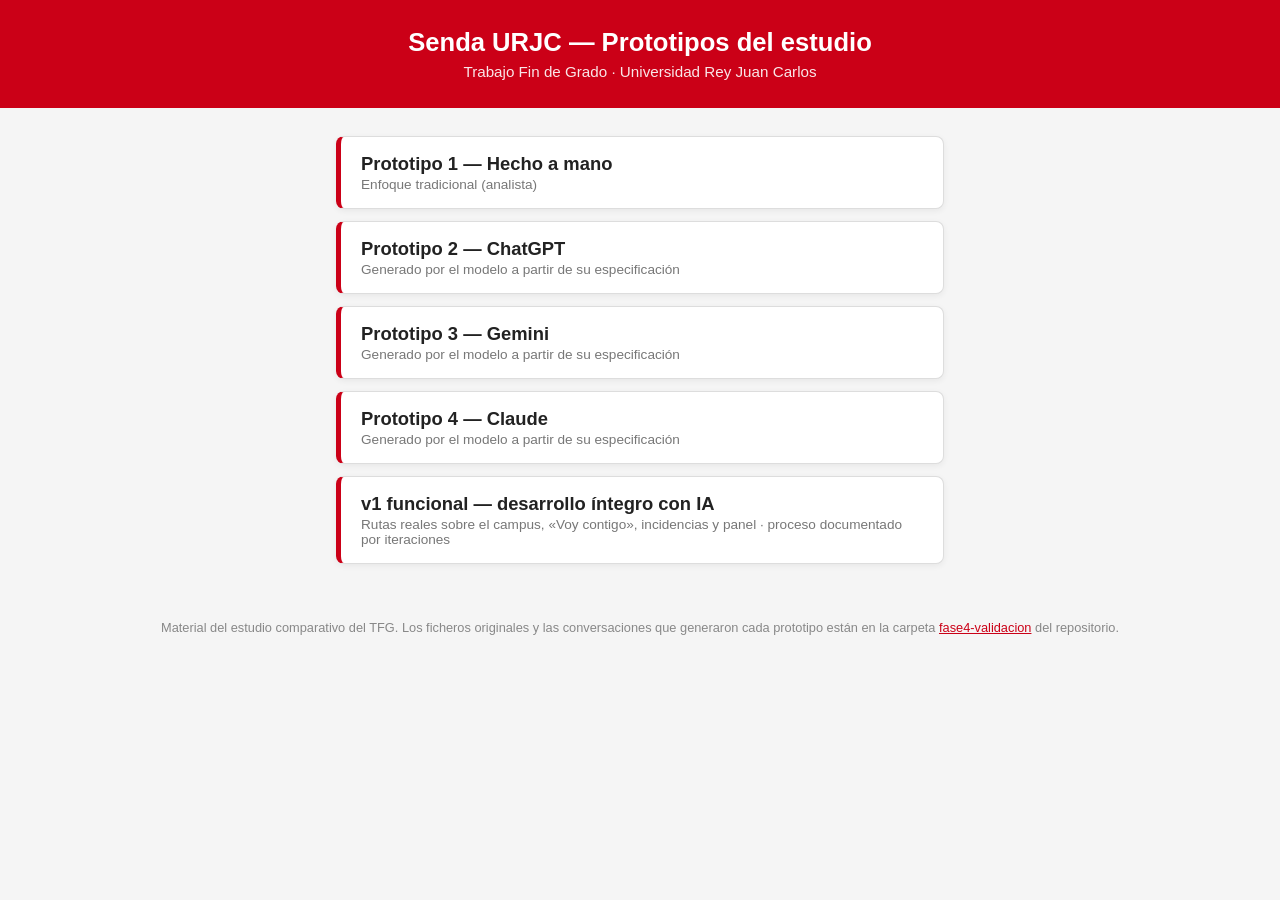
<file: index.html>
<!DOCTYPE html>
<html lang="es">
<head>
<meta charset="UTF-8">
<meta name="viewport" content="width=device-width, initial-scale=1.0">
<title>Senda URJC — Prototipos del estudio</title>
<style>
  body{font-family:'Segoe UI',Arial,sans-serif;background:#f5f5f5;color:#222;margin:0;
       display:flex;flex-direction:column;align-items:center;min-height:100vh;}
  header{background:#CB0017;color:#fff;width:100%;text-align:center;padding:28px 16px;}
  header h1{margin:0;font-size:1.6rem;}
  header p{margin:6px 0 0 0;opacity:.9;font-size:.95rem;}
  main{max-width:640px;width:100%;padding:28px 16px;box-sizing:border-box;}
  a.card{display:block;background:#fff;border:1px solid #ddd;border-left:5px solid #CB0017;
         border-radius:8px;padding:16px 20px;margin-bottom:12px;text-decoration:none;color:#222;
         font-size:1.15rem;font-weight:600;box-shadow:0 2px 6px rgba(0,0,0,.06);}
  a.card:hover{background:#fff5f5;}
  a.card small{display:block;font-weight:400;color:#777;font-size:.85rem;margin-top:2px;}
  footer{color:#888;font-size:.8rem;padding:16px;text-align:center;}
  footer a{color:#CB0017;}
</style>
</head>
<body>
<header>
  <h1>Senda URJC — Prototipos del estudio</h1>
  <p>Trabajo Fin de Grado · Universidad Rey Juan Carlos</p>
</header>
<main>
  <a class="card" href="demo/p1.html">Prototipo 1 — Hecho a mano<small>Enfoque tradicional (analista)</small></a>
  <a class="card" href="demo/p2.html">Prototipo 2 — ChatGPT<small>Generado por el modelo a partir de su especificación</small></a>
  <a class="card" href="demo/p3.html">Prototipo 3 — Gemini<small>Generado por el modelo a partir de su especificación</small></a>
  <a class="card" href="demo/p4.html">Prototipo 4 — Claude<small>Generado por el modelo a partir de su especificación</small></a>
  <a class="card" href="v1-funcional/index.html">v1 funcional — desarrollo íntegro con IA<small>Rutas reales sobre el campus, «Voy contigo», incidencias y panel · proceso documentado por iteraciones</small></a>
</main>
<footer>
  Material del estudio comparativo del TFG. Los ficheros originales y las conversaciones
  que generaron cada prototipo están en la carpeta
  <a href="https://github.com/adrianpalacio/tfg-senda-urjc/tree/main/fase4-validacion">fase4-validacion</a>
  del repositorio.
</footer>
</body>
</html>
</file>
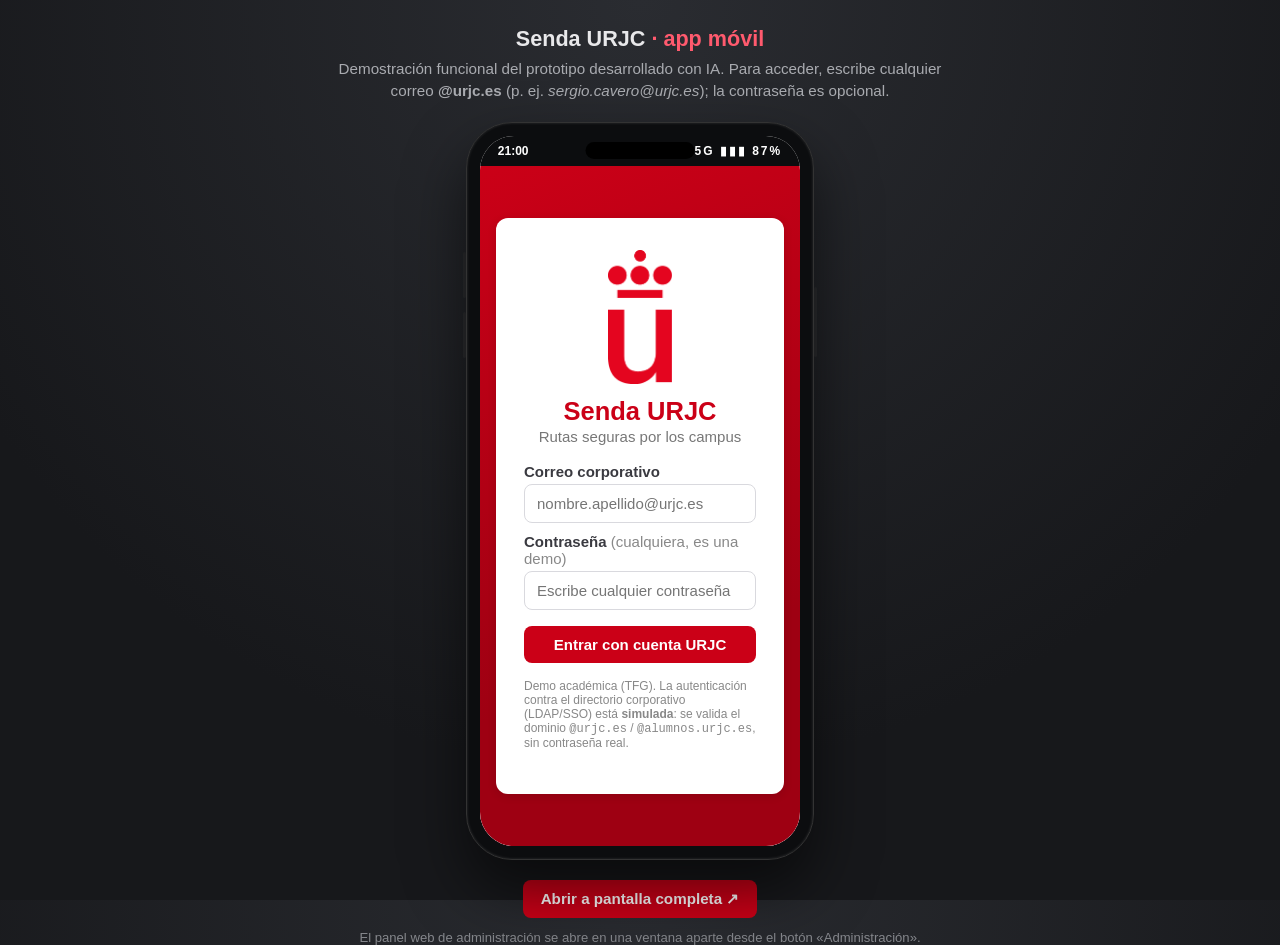
<file: v1-funcional/index.html>
<!DOCTYPE html>
<html lang="es">
<head>
<meta charset="UTF-8">
<meta name="viewport" content="width=device-width, initial-scale=1.0">
<title>Senda URJC — app móvil (demo funcional)</title>
<link rel="icon" href="assets/urjc-simbolo.png">
<style>
  * { box-sizing: border-box; }
  html, body { margin: 0; height: 100%; }
  body {
    font-family: "Segoe UI", Roboto, Helvetica, Arial, sans-serif;
    background: radial-gradient(circle at 50% 0%, #2a2c31 0%, #17181b 70%);
    color: #e8e8ea;
    min-height: 100%;
    display: flex; flex-direction: column; align-items: center;
    padding: 26px 16px 40px;
  }
  .cabecera-demo { text-align: center; margin-bottom: 20px; max-width: 640px; }
  .cabecera-demo h1 { margin: 0 0 6px; font-size: 1.35rem; font-weight: 700; }
  .cabecera-demo h1 span { color: #ff5a6e; }
  .cabecera-demo p { margin: 0; color: #a9abb0; font-size: .95rem; line-height: 1.45; }

  /* ---- Marco de móvil ---- */
  .telefono { --alto: min(812px, 82vh); position: relative; }
  .marco {
    position: relative;
    height: var(--alto);
    width: calc(var(--alto) * 0.472);
    background: #0c0d0f;
    border-radius: 46px;
    padding: 13px;
    box-shadow: 0 30px 60px rgba(0,0,0,.55), inset 0 0 3px rgba(255,255,255,.15);
    border: 1px solid #333;
  }
  .pantalla {
    position: relative;
    height: 100%; width: 100%;
    background: #fff;
    border-radius: 34px;
    overflow: hidden;
    display: flex; flex-direction: column;
  }
  /* Barra de estado del móvil (con la isla/notch dentro, sin tapar la app) */
  .barra-sistema {
    flex: 0 0 30px; background: #0c0d0f; position: relative;
    display: flex; align-items: center; justify-content: space-between;
    padding: 0 18px; color: #fff; font-size: 12px; font-weight: 600;
  }
  .barra-sistema .isla {
    position: absolute; top: 6px; left: 50%; transform: translateX(-50%);
    width: 34%; height: 17px; background: #000; border-radius: 12px;
  }
  .barra-sistema .senales { letter-spacing: 2px; }
  .pantalla iframe { flex: 1 1 auto; width: 100%; border: 0; display: block; }
  /* Botones laterales */
  .btn-lat { position: absolute; background: #2a2b2e; border-radius: 3px; }
  .btn-vol1 { left: -3px; top: 130px; width: 3px; height: 46px; }
  .btn-vol2 { left: -3px; top: 190px; width: 3px; height: 46px; }
  .btn-power { right: -3px; top: 165px; width: 3px; height: 70px; }

  .pie-demo { margin-top: 20px; text-align: center; }
  .pie-demo a {
    color: #fff; background: #CB0017; text-decoration: none;
    padding: 10px 18px; border-radius: 8px; font-weight: 600; font-size: .95rem;
    display: inline-block;
  }
  .pie-demo a:hover { background: #9E0012; }
  .pie-demo .nota { display: block; margin-top: 12px; color: #85878c; font-size: .82rem; }

  /* En móvil real: sin marco, app a pantalla completa */
  @media (max-width: 520px) {
    body { padding: 0; background: #fff; }
    .cabecera-demo, .pie-demo, .barra-sistema, .btn-lat { display: none; }
    .telefono { --alto: 100vh; width: 100%; }
    .marco { height: 100vh; width: 100%; border-radius: 0; padding: 0; border: 0; box-shadow: none; }
    .pantalla { border-radius: 0; }
  }
</style>
</head>
<body>

  <div class="cabecera-demo">
    <h1>Senda URJC <span>· app móvil</span></h1>
    <p>Demostración funcional del prototipo desarrollado con IA. Para acceder, escribe
    cualquier correo <strong>@urjc.es</strong> (p. ej. <em>sergio.cavero@urjc.es</em>);
    la contraseña es opcional.</p>
  </div>

  <div class="telefono">
    <span class="btn-lat btn-vol1"></span>
    <span class="btn-lat btn-vol2"></span>
    <span class="btn-lat btn-power"></span>
    <div class="marco">
      <div class="pantalla">
        <div class="barra-sistema">
          <span>21:00</span>
          <span class="isla"></span>
          <span class="senales">5G ▮▮▮ 87%</span>
        </div>
        <iframe src="app.html?v=7" title="Senda URJC — aplicación móvil" allow="geolocation"></iframe>
      </div>
    </div>
  </div>

  <div class="pie-demo">
    <a href="app.html?v=7" target="_blank" rel="noopener">Abrir a pantalla completa ↗</a>
    <span class="nota">El panel web de administración se abre en una ventana aparte desde el botón «Administración».</span>
  </div>

</body>
</html>
</file>
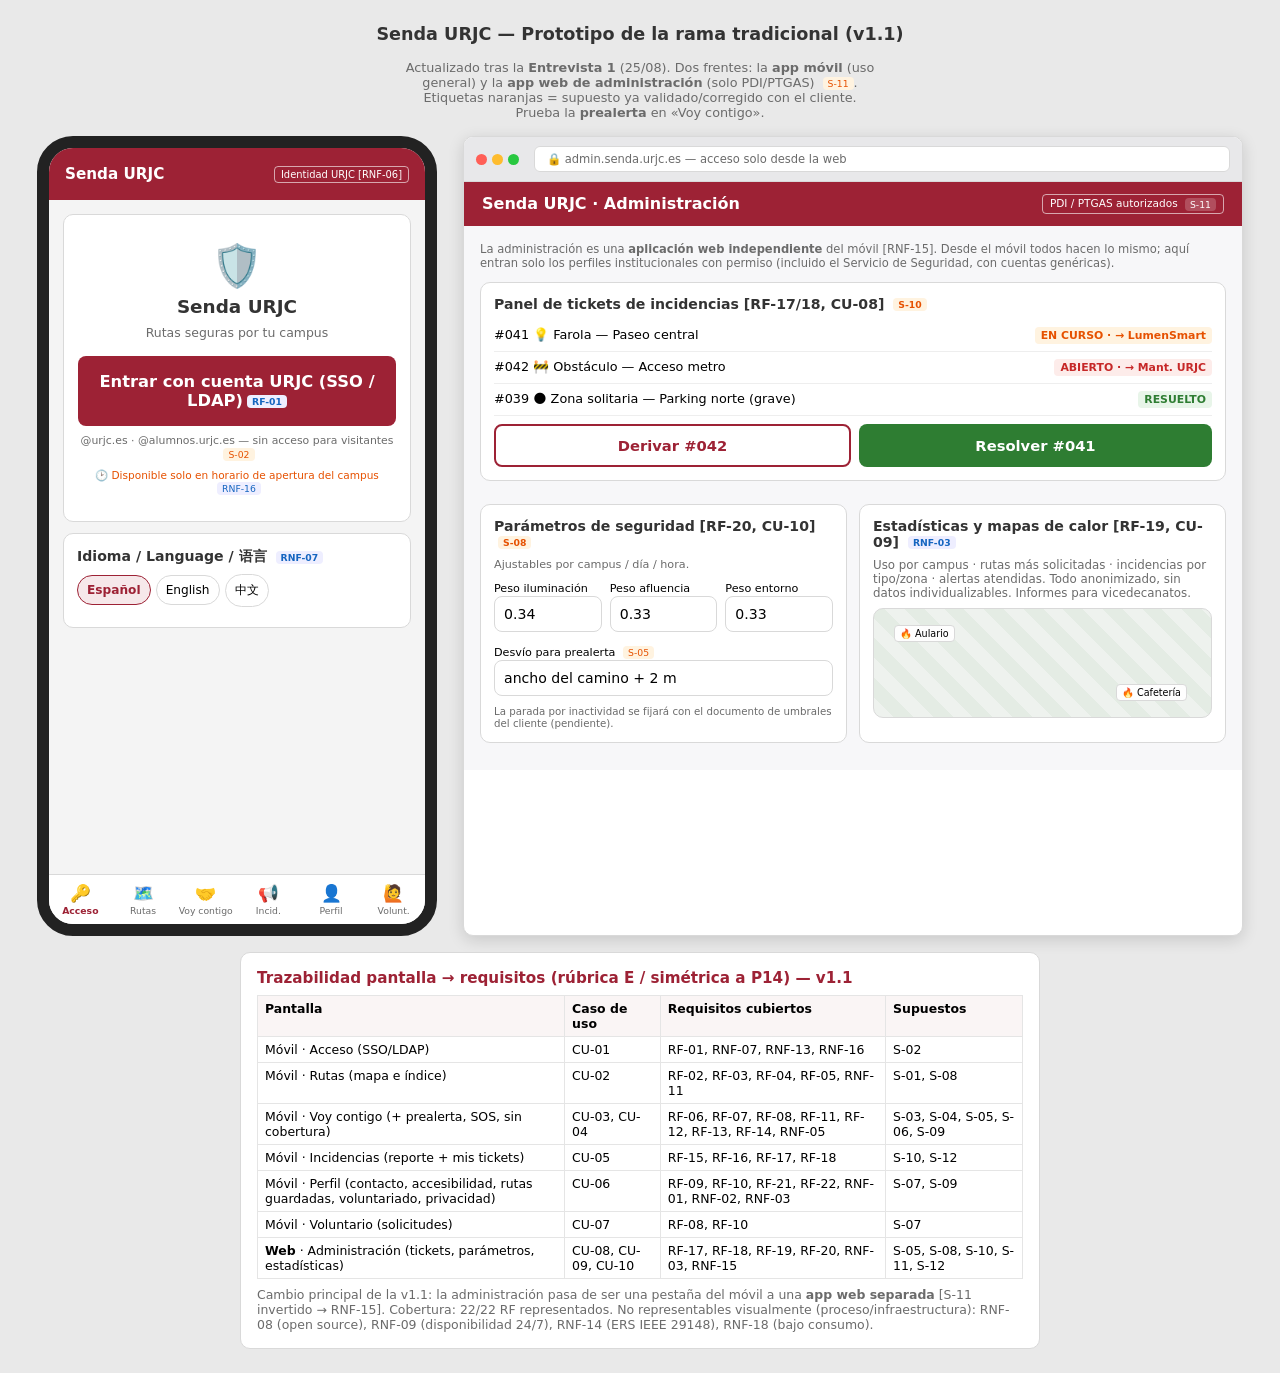
<file: fase4-validacion/prototipo-tradicional/index.html>
<!DOCTYPE html>
<html lang="es">
<head>
<meta charset="UTF-8">
<meta name="viewport" content="width=device-width, initial-scale=1.0">
<title>Senda URJC — Prototipo rama tradicional (v1.1)</title>
<!--
  PROTOTIPO A MANO v1.1 (actualizado 28/08/2026) — rama TRADICIONAL del estudio.
  v1.0 era del 21/07 (antes de la entrevista). Esta v1.1 propaga las correcciones de la
  ENTREVISTA 1 con el cliente (25/08): administración como app WEB separada del móvil [S-11],
  tickets a URJC/LumenSmart sin ayuntamiento [S-10], penalización manual del admin [S-12],
  voluntariado autoservicio y solo físico [S-07], desvío = ancho del camino + 2 m y 30 s
  configurable por el usuario [S-05], pérdida de cobertura dispara alerta [S-03], tercer idioma
  chino [RNF-07], horario de campus [RNF-16], rutas guardadas [RF-22], accesibilidad [RF-21].
  Derivado de F2 (requisitos), F3 (casos de uso) y el registro de supuestos. Autocontenido.
-->
<style>
  :root {
    --rojo: #9d2235; --rojo-suave: #f6e8ea; --gris: #6b6b6b; --borde: #d9d9d9;
    --fondo: #f4f4f4; --ok: #2e7d32; --aviso: #e65100; --info: #1565c0;
  }
  * { margin: 0; padding: 0; box-sizing: border-box; font-family: "Segoe UI", system-ui, sans-serif; }
  body { background: #e9e9e9; display: flex; flex-direction: column; align-items: center; padding: 24px; gap: 16px; }
  h1 { font-size: 1.1rem; color: #333; }
  .nota { font-size: .8rem; color: var(--gris); max-width: 480px; text-align: center; }
  .dispositivos { display: flex; flex-wrap: wrap; gap: 26px; align-items: flex-start; justify-content: center; }

  .telefono {
    width: 400px; height: 800px; background: #fff; border: 12px solid #222;
    border-radius: 36px; overflow: hidden; display: flex; flex-direction: column; position: relative;
  }
  header.app {
    background: var(--rojo); color: #fff; padding: 12px 16px;
    display: flex; align-items: center; justify-content: space-between; min-height: 52px;
  }
  header.app .titulo { font-weight: 600; font-size: .95rem; }
  header.app .logo { font-size: .62rem; border: 1px solid rgba(255,255,255,.6); padding: 2px 6px; border-radius: 4px; }
  main { flex: 1; overflow-y: auto; padding: 14px; background: var(--fondo); }
  nav.tabs { display: flex; border-top: 1px solid var(--borde); background: #fff; }
  nav.tabs button {
    flex: 1; padding: 8px 2px; border: 0; background: none; font-size: .58rem;
    color: var(--gris); cursor: pointer; display: flex; flex-direction: column; align-items: center; gap: 2px;
  }
  nav.tabs button .ico { font-size: 1.05rem; }
  nav.tabs button.activa { color: var(--rojo); font-weight: 700; }

  .pantalla { display: none; }
  .pantalla.visible { display: block; }

  .tarjeta { background: #fff; border: 1px solid var(--borde); border-radius: 10px; padding: 13px; margin-bottom: 11px; }
  .tarjeta h3 { font-size: .88rem; margin-bottom: 8px; color: #333; }
  .campo { width: 100%; padding: 9px; border: 1px solid var(--borde); border-radius: 8px; margin-bottom: 9px; font-size: .88rem; }
  .btn { display: block; width: 100%; padding: 11px; border: 0; border-radius: 8px; background: var(--rojo); color: #fff; font-size: .92rem; font-weight: 600; cursor: pointer; }
  .btn.secundario { background: #fff; color: var(--rojo); border: 2px solid var(--rojo); }
  .btn.verde { background: var(--ok); }
  .btn.grande { padding: 16px; font-size: 1.02rem; }
  .tag { display: inline-block; font-size: .58rem; background: #eef; color: var(--info); border-radius: 4px; padding: 1px 5px; margin-left: 4px; vertical-align: middle; }
  .tag.s { background: #fff3e0; color: var(--aviso); }

  .mapa { position: relative; height: 250px; background: repeating-linear-gradient(45deg, #eef2ee 0 14px, #e4ece4 14px 28px); border: 1px solid var(--borde); border-radius: 10px; margin-bottom: 10px; overflow: hidden; }
  .mapa svg { position: absolute; inset: 0; width: 100%; height: 100%; }
  .mapa .etiqueta { position: absolute; font-size: .6rem; background: rgba(255,255,255,.92); border: 1px solid var(--borde); border-radius: 4px; padding: 2px 5px; }
  .ruta-opcion { display: flex; justify-content: space-between; align-items: center; padding: 9px; border: 1px solid var(--borde); border-radius: 8px; margin-bottom: 7px; background: #fff; cursor: pointer; font-size: .85rem; }
  .ruta-opcion.elegida { border-color: var(--ok); background: #f0f7f0; }
  .indice { font-weight: 700; padding: 3px 7px; border-radius: 6px; font-size: .72rem; }
  .indice.alto { background: #e8f5e9; color: var(--ok); }
  .indice.medio { background: #fff3e0; color: var(--aviso); }
  .indice.bajo { background: #fdecea; color: #c62828; }

  .fila { display: flex; gap: 8px; }
  .fila > * { flex: 1; }
  .chip { display: inline-block; padding: 7px 9px; border: 1px solid var(--borde); border-radius: 18px; font-size: .76rem; margin: 0 5px 7px 0; background: #fff; cursor: pointer; }
  .chip.marcado { background: var(--rojo-suave); border-color: var(--rojo); color: var(--rojo); font-weight: 600; }
  .estado-voy { text-align: center; padding: 6px 0 10px; }
  .estado-voy .circulo { width: 96px; height: 96px; border-radius: 50%; border: 6px solid var(--ok); display: flex; align-items: center; justify-content: center; margin: 0 auto 6px; font-size: 1.8rem; }
  .sos { position: absolute; bottom: 66px; right: 12px; width: 60px; height: 60px; border-radius: 50%; background: var(--rojo); color: #fff; border: 0; font-weight: 800; font-size: .78rem; box-shadow: 0 3px 8px rgba(0,0,0,.3); cursor: pointer; z-index: 5; }
  ul.lista-simple { list-style: none; }
  ul.lista-simple li { padding: 7px 0; border-bottom: 1px solid #eee; font-size: .8rem; display: flex; justify-content: space-between; gap: 6px; }
  .estado-ticket { font-size: .68rem; font-weight: 700; padding: 2px 6px; border-radius: 4px; white-space: nowrap; }
  .estado-ticket.abierto { background: #fdecea; color: #c62828; }
  .estado-ticket.curso { background: #fff3e0; color: var(--aviso); }
  .estado-ticket.resuelto { background: #e8f5e9; color: var(--ok); }

  /* Modales de prealerta / alerta / SOS */
  .modal-capa { position: absolute; inset: 0; background: rgba(0,0,0,.55); display: none; align-items: center; justify-content: center; z-index: 10; }
  .modal-capa.visible { display: flex; }
  .modal { background: #fff; border-radius: 14px; padding: 20px; width: 84%; text-align: center; }
  .modal h3 { margin-bottom: 8px; }
  .modal .cuenta { font-size: 2.6rem; font-weight: 800; color: var(--aviso); margin: 8px 0; }
  .modal.alerta-roja { border: 3px solid var(--rojo); }

  /* Navegador web (app de administración) */
  .navegador { width: 780px; max-width: 96vw; background: #fff; border: 1px solid var(--borde); border-radius: 10px; overflow: hidden; box-shadow: 0 4px 16px rgba(0,0,0,.14); align-self: stretch; }
  .navegador .barra { background: #e8e8ea; padding: 9px 12px; display: flex; align-items: center; gap: 10px; border-bottom: 1px solid var(--borde); }
  .navegador .barra .puntos i { width: 11px; height: 11px; border-radius: 50%; display: inline-block; margin-right: 5px; }
  .navegador .barra .url { flex: 1; background: #fff; border: 1px solid var(--borde); border-radius: 6px; padding: 5px 12px; font-size: .72rem; color: var(--gris); }
  .navegador .cabecera { background: var(--rojo); color: #fff; padding: 12px 18px; display: flex; align-items: center; justify-content: space-between; }
  .navegador .cabecera .rol { font-size: .66rem; border: 1px solid rgba(255,255,255,.6); padding: 2px 7px; border-radius: 4px; }
  .navegador .cuerpo { padding: 16px; background: #f7f7f9; }
  .admin-grid { display: grid; grid-template-columns: 1fr 1fr; gap: 12px; }
  .admin-grid .full { grid-column: 1 / -1; }

  /* Trazabilidad */
  .traza { max-width: 800px; background: #fff; border: 1px solid var(--borde); border-radius: 10px; padding: 16px; font-size: .78rem; }
  .traza h2 { font-size: .95rem; margin-bottom: 8px; color: var(--rojo); }
  .traza table { width: 100%; border-collapse: collapse; }
  .traza th, .traza td { border: 1px solid #e5e5e5; padding: 5px 7px; text-align: left; vertical-align: top; }
  .traza th { background: #faf5f5; }
</style>
</head>
<body>

<h1>Senda URJC — Prototipo de la rama tradicional (v1.1)</h1>
<p class="nota">Actualizado tras la <b>Entrevista 1</b> (25/08). Dos frentes: la <b>app móvil</b> (uso general) y la <b>app web de administración</b> (solo PDI/PTGAS) <span class="tag s">S-11</span>. Etiquetas naranjas = supuesto ya validado/corregido con el cliente. Prueba la <b>prealerta</b> en «Voy contigo».</p>

<div class="dispositivos">

<!-- ================= APP MÓVIL ================= -->
<div class="telefono">
  <header class="app">
    <span class="titulo" id="titulo-pantalla">Senda URJC</span>
    <span class="logo">Identidad URJC [RNF-06]</span>
  </header>

  <main id="principal">
    <!-- LOGIN — CU-01 -->
    <section class="pantalla visible" id="p-login">
      <div class="tarjeta" style="text-align:center; padding: 26px 14px;">
        <div style="font-size:2.6rem; margin-bottom:6px;">🛡️</div>
        <h3 style="font-size:1.15rem;">Senda URJC</h3>
        <p style="font-size:.78rem; color:var(--gris); margin-bottom:16px;">Rutas seguras por tu campus</p>
        <button class="btn grande" onclick="ir('p-mapa')">Entrar con cuenta URJC (SSO / LDAP)<span class="tag">RF-01</span></button>
        <p style="font-size:.68rem; color:var(--gris); margin-top:8px;">@urjc.es · @alumnos.urjc.es — sin acceso para visitantes <span class="tag s">S-02</span></p>
        <p style="font-size:.66rem; color:var(--aviso); margin-top:8px;">🕑 Disponible solo en horario de apertura del campus <span class="tag">RNF-16</span></p>
      </div>
      <div class="tarjeta">
        <h3>Idioma / Language / 语言 <span class="tag">RNF-07</span></h3>
        <span class="chip marcado">Español</span><span class="chip">English</span><span class="chip">中文</span>
      </div>
    </section>

    <!-- MAPA / RUTAS — CU-02 -->
    <section class="pantalla" id="p-mapa">
      <input class="campo" placeholder="🔍 ¿A dónde vas? (ej.: Aulario II)">
      <div class="mapa">
        <svg viewBox="0 0 380 250">
          <path d="M 40 215 C 100 180, 120 130, 200 105 S 320 65, 340 30" fill="none" stroke="#2e7d32" stroke-width="5"/>
          <path d="M 40 215 C 140 205, 240 160, 340 30" fill="none" stroke="#e65100" stroke-width="4" stroke-dasharray="8 6"/>
          <circle cx="40" cy="215" r="8" fill="#1565c0"/>
          <circle cx="340" cy="30" r="8" fill="#9d2235"/>
          <circle cx="150" cy="168" r="5" fill="#e65100"/>
        </svg>
        <span class="etiqueta" style="left:12px; bottom:12px;">📍 Metro Móstoles (acceso ≤500 m <span class="tag s">S-01</span>)</span>
        <span class="etiqueta" style="right:8px; top:10px;">🏫 Aulario II</span>
        <span class="etiqueta" style="left:110px; bottom:58px;">⚠ Farola avería — dato LumenSmart [RF-04/05]</span>
      </div>
      <div class="ruta-opcion elegida" onclick="marcarRuta(this)"><span>Ruta A — 14 min</span><span class="indice alto">Seguridad: 99</span></div>
      <div class="ruta-opcion" onclick="marcarRuta(this)"><span>Ruta B — 9 min</span><span class="indice medio">Seguridad: 95</span></div>
      <div class="ruta-opcion" onclick="marcarRuta(this)"><span>Ruta C — 8 min</span><span class="indice bajo">Seguridad: 90</span></div>
      <p style="font-size:.66rem; color:var(--gris); margin:2px 0 8px;">Índice 0-100 (iluminación + afluencia + entorno), pesos parametrizables por campus/día/hora <span class="tag s">S-08</span> · muestra las 3 más seguras [RF-02/03]</p>
      <button class="btn" onclick="ir('p-voy')">Iniciar con «Voy contigo» [RF-06]</button>
      <div style="height:7px"></div>
      <button class="btn secundario" onclick="alertaSimple('Trayecto iniciado sin compartir ubicación.')">Iniciar sin compartir</button>
    </section>

    <!-- VOY CONTIGO — CU-03 -->
    <section class="pantalla" id="p-voy">
      <div class="tarjeta estado-voy">
        <div class="circulo">🚶</div>
        <h3 id="voy-estado">Trayecto en curso — 8 min restantes</h3>
        <p style="font-size:.76rem; color:var(--gris);">Compartiendo con: <b id="voy-dest">María (contacto de confianza)</b> [RF-07]</p>
      </div>
      <div class="tarjeta">
        <h3>Acompañamiento [RF-07/08]</h3>
        <span class="chip marcado" onclick="setDest(this,'María (contacto de confianza)')">Contacto de confianza</span>
        <span class="chip" onclick="setDest(this,'Voluntario/a asignado')">Voluntario/a <span class="tag s">S-07</span></span>
      </div>
      <div class="tarjeta">
        <h3>Supervisión del trayecto [RF-11]</h3>
        <p style="font-size:.76rem; margin-bottom:8px;">Salta la prealerta si te desvías más del <b>ancho del camino (+ ~2 m)</b> o te paras por inactividad <span class="tag s">S-05</span>. Los 30 s para confirmar son configurables por ti en tu perfil.</p>
        <button class="btn" style="background:var(--aviso);" onclick="lanzarPrealerta()">▶ Simular parada/desvío (prealerta)</button>
        <div style="height:7px"></div>
        <button class="btn secundario" onclick="lanzarSinCobertura()">📶 Simular pérdida de cobertura <span class="tag s">S-03</span></button>
      </div>
      <div class="tarjeta">
        <h3>Cambiar de ruta [RF-13]</h3>
        <button class="btn secundario" onclick="alertaSimple('Ruta recalculada. La supervisión se re-ancla a la nueva ruta SIN generar alerta [S-06 — pendiente de validar en la 2ª entrevista]. Tu contacto ve la ruta actualizada.')">Pedir ruta nueva</button>
      </div>
      <button class="sos" onclick="lanzarSOS()" title="RF-14 [S-04]">SOS</button>
    </section>

    <!-- INCIDENCIAS — CU-05 -->
    <section class="pantalla" id="p-incidencias">
      <div class="tarjeta">
        <h3>Reportar incidencia [RF-15]</h3>
        <span class="chip" onclick="soloUno(this)">💡 Farola fundida</span>
        <span class="chip" onclick="soloUno(this)">🌑 Zona solitaria/miedo</span>
        <span class="chip" onclick="soloUno(this)">🚧 Obstáculo en la vía</span>
        <span class="chip" onclick="soloUno(this)">⚠️ Punto con dificultad</span>
        <input class="campo" placeholder="Descripción (opcional)">
        <p style="font-size:.66rem; color:var(--gris); margin-bottom:8px;">Ubicación: la actual (ajustable en el mapa)</p>
        <button class="btn" onclick="alertaSimple('Reporte enviado. Un administrador lo revisará y asignará manualmente el grado de inseguridad de la zona [S-12]; se crea el ticket [RF-16/17].')">Enviar reporte</button>
      </div>
      <div class="tarjeta">
        <h3>Mis reportes — ciclo del ticket [RF-18] <span class="tag s">S-10</span></h3>
        <ul class="lista-simple">
          <li><span>💡 Farola — Paseo central (→ LumenSmart)</span><span class="estado-ticket curso">EN CURSO</span></li>
          <li><span>🚧 Obstáculo — Acceso metro (→ Mant. URJC)</span><span class="estado-ticket abierto">ABIERTO</span></li>
          <li><span>🌑 Zona solitaria — Parking norte</span><span class="estado-ticket resuelto">RESUELTO ✓ notificado</span></li>
        </ul>
      </div>
    </section>

    <!-- PERFIL — CU-06 -->
    <section class="pantalla" id="p-perfil">
      <div class="tarjeta">
        <h3>Mi cuenta [RF-01]</h3>
        <ul class="lista-simple">
          <li><span>Usuario</span><span>nombre.apellido@alumnos.urjc.es</span></li>
          <li><span>Colectivo</span><span>Estudiante</span></li>
          <li><span>Campus habitual</span><span>Móstoles</span></li>
        </ul>
      </div>
      <div class="tarjeta">
        <h3>Contacto de confianza [RF-09]</h3>
        <input class="campo" value="María P. (comunidad URJC)">
        <p style="font-size:.66rem; color:var(--gris); margin-bottom:8px;">Debe ser una persona de la comunidad URJC <span class="tag s">S-02</span>.</p>
        <button class="btn secundario">Guardar contacto</button>
      </div>
      <div class="tarjeta">
        <h3>Accesibilidad y movilidad [RF-21]</h3>
        <span class="chip marcado">Evitar escaleras</span><span class="chip">Alto contraste</span><span class="chip">Lector de pantalla</span>
        <p style="font-size:.66rem; color:var(--gris); margin-top:4px;">La ruta tiene en cuenta tu perfil (p. ej. silla de ruedas).</p>
      </div>
      <div class="tarjeta">
        <h3>Rutas guardadas [RF-22]</h3>
        <ul class="lista-simple">
          <li><span>🏠 Aulario II → Metro Móstoles</span><span>↩ repetir</span></li>
          <li><span>📚 Biblioteca → Parking norte</span><span>↩ repetir</span></li>
        </ul>
      </div>
      <div class="tarjeta">
        <h3>Voluntariado [RF-10] <span class="tag s">S-07</span></h3>
        <p style="font-size:.74rem; color:var(--gris); margin-bottom:8px;">Cualquiera con cuenta URJC puede marcarse voluntario, <b>sin aprobación previa</b>. Recibirás solicitudes por proximidad o según tu calendario. Acompañamiento <b>solo físico</b>.</p>
        <button class="btn secundario" onclick="alertaSimple('Te has marcado como voluntario/a. Recibirás solicitudes de acompañamiento (pestaña Voluntario).')">Quiero ser voluntario/a</button>
      </div>
      <div class="tarjeta">
        <h3>Privacidad [RNF-01/02/03]</h3>
        <p style="font-size:.72rem; color:var(--gris);">La ubicación se borra al terminar la ruta; el historial no se guarda más de 24 h salvo incidencia <span class="tag s">S-09</span>. Solo quedan estadísticas anonimizadas.</p>
      </div>
    </section>

    <!-- VOLUNTARIO — CU-07 -->
    <section class="pantalla" id="p-voluntario">
      <div class="tarjeta">
        <h3>Solicitudes de acompañamiento [RF-08] <span class="tag s">S-07</span></h3>
        <ul class="lista-simple">
          <li><span>🚶‍♀️ Solicitud: Metro → Biblioteca (ahora, a 120 m de ti)</span></li>
        </ul>
        <div class="fila" style="margin-top:8px;">
          <button class="btn verde" onclick="alertaSimple('Aceptada. Recibes el trayecto y la ubicación del usuario; el usuario ve tu confirmación (CU-07).')">Aceptar</button>
          <button class="btn secundario" onclick="alertaSimple('Rechazada. La solicitud pasa a otros voluntarios disponibles (CU-07 alt 2a).')">Rechazar</button>
        </div>
      </div>
      <div class="tarjeta">
        <h3>Mi disponibilidad (por calendario)</h3>
        <span class="chip marcado">L-V tarde</span><span class="chip">Fines de semana</span><span class="chip">Noches</span>
      </div>
      <div class="tarjeta">
        <h3>Acompañamiento activo</h3>
        <p style="font-size:.76rem; color:var(--gris);">Ninguno. Al aceptar una solicitud verás aquí el trayecto en tiempo real. El acompañamiento es <b>presencial</b> <span class="tag s">S-07</span>.</p>
      </div>
    </section>
  </main>

  <!-- MODAL PREALERTA — RF-11/12 -->
  <div class="modal-capa" id="modal-prealerta">
    <div class="modal">
      <h3>⚠️ ¿Estás bien?</h3>
      <p style="font-size:.8rem;">Hemos detectado una parada/desvío inusual (vibración + notificación) [RF-11]</p>
      <div class="cuenta" id="cuenta-atras">30</div>
      <button class="btn verde" onclick="confirmarBien()">✅ Estoy bien</button>
      <p style="font-size:.66rem; color:var(--gris); margin-top:8px;">Sin confirmación en 30 s → alerta automática [RF-12]</p>
    </div>
  </div>

  <!-- MODAL ALERTA -->
  <div class="modal-capa" id="modal-alerta">
    <div class="modal alerta-roja">
      <h3 style="color:var(--rojo);">🚨 Alerta enviada</h3>
      <p style="font-size:.8rem;" id="alerta-texto">Se ha avisado a tu contacto / Servicio de Seguridad con tu última ubicación [RF-12]. La compartición sigue activa.</p>
      <p style="font-size:.68rem; color:var(--gris); margin:8px 0;">El trayecto queda marcado con incidencia (retención <span class="tag s">S-09</span>)</p>
      <button class="btn" onclick="cerrarAlerta()">Entendido</button>
    </div>
  </div>

  <nav class="tabs">
    <button data-p="p-login" class="activa"><span class="ico">🔑</span>Acceso</button>
    <button data-p="p-mapa"><span class="ico">🗺️</span>Rutas</button>
    <button data-p="p-voy"><span class="ico">🤝</span>Voy contigo</button>
    <button data-p="p-incidencias"><span class="ico">📢</span>Incid.</button>
    <button data-p="p-perfil"><span class="ico">👤</span>Perfil</button>
    <button data-p="p-voluntario"><span class="ico">🙋</span>Volunt.</button>
  </nav>
</div>

<!-- ================= APP WEB DE ADMINISTRACIÓN (S-11) ================= -->
<div class="navegador">
  <div class="barra">
    <span class="puntos"><i style="background:#ff5f57"></i><i style="background:#febc2e"></i><i style="background:#28c840"></i></span>
    <span class="url">🔒 admin.senda.urjc.es — acceso solo desde la web</span>
  </div>
  <div class="cabecera">
    <span style="font-weight:600;">Senda URJC · Administración</span>
    <span class="rol">PDI / PTGAS autorizados <span class="tag s" style="background:rgba(255,255,255,.2); color:#fff;">S-11</span></span>
  </div>
  <div class="cuerpo">
    <p style="font-size:.72rem; color:var(--gris); margin-bottom:12px;">La administración es una <b>aplicación web independiente</b> del móvil [RNF-15]. Desde el móvil todos hacen lo mismo; aquí entran solo los perfiles institucionales con permiso (incluido el Servicio de Seguridad, con cuentas genéricas).</p>
    <div class="admin-grid">

      <div class="tarjeta full">
        <h3>Panel de tickets de incidencias [RF-17/18, CU-08] <span class="tag s">S-10</span></h3>
        <ul class="lista-simple">
          <li><span>#041 💡 Farola — Paseo central</span><span class="estado-ticket curso">EN CURSO · → LumenSmart</span></li>
          <li><span>#042 🚧 Obstáculo — Acceso metro</span><span class="estado-ticket abierto">ABIERTO · → Mant. URJC</span></li>
          <li><span>#039 🌑 Zona solitaria — Parking norte (grave)</span><span class="estado-ticket resuelto">RESUELTO</span></li>
        </ul>
        <div class="fila" style="margin-top:8px;">
          <button class="btn secundario" onclick="alertaWeb('Ticket #042 derivado a Mantenimiento de la URJC [S-10]. Se avisa por otros medios, fuera de la app. Sin ayuntamiento.')">Derivar #042</button>
          <button class="btn verde" onclick="alertaWeb('Ticket #041 resuelto. Se notifica a quien reportó [RF-18, S-10].')">Resolver #041</button>
        </div>
      </div>

      <div class="tarjeta">
        <h3>Parámetros de seguridad [RF-20, CU-10] <span class="tag s">S-08</span></h3>
        <p style="font-size:.7rem; color:var(--gris); margin-bottom:6px;">Ajustables por campus / día / hora.</p>
        <div class="fila">
          <div><label style="font-size:.7rem;">Peso iluminación</label><input class="campo" value="0.34"></div>
          <div><label style="font-size:.7rem;">Peso afluencia</label><input class="campo" value="0.33"></div>
          <div><label style="font-size:.7rem;">Peso entorno</label><input class="campo" value="0.33"></div>
        </div>
        <label style="font-size:.7rem;">Desvío para prealerta <span class="tag s">S-05</span></label>
        <input class="campo" value="ancho del camino + 2 m">
        <p style="font-size:.64rem; color:var(--gris);">La parada por inactividad se fijará con el documento de umbrales del cliente (pendiente).</p>
      </div>

      <div class="tarjeta">
        <h3>Estadísticas y mapas de calor [RF-19, CU-09] <span class="tag">RNF-03</span></h3>
        <p style="font-size:.74rem; color:var(--gris);">Uso por campus · rutas más solicitadas · incidencias por tipo/zona · alertas atendidas. Todo anonimizado, sin datos individualizables. Informes para vicedecanatos.</p>
        <div class="mapa" style="height:110px; margin-top:8px;">
          <span class="etiqueta" style="left:20px; top:16px;">🔥 Aulario</span>
          <span class="etiqueta" style="right:24px; bottom:16px;">🔥 Cafetería</span>
        </div>
      </div>

    </div>
  </div>
</div>

</div><!-- /.dispositivos -->

<div class="traza">
  <h2>Trazabilidad pantalla → requisitos (rúbrica E / simétrica a P14) — v1.1</h2>
  <table>
    <tr><th>Pantalla</th><th>Caso de uso</th><th>Requisitos cubiertos</th><th>Supuestos</th></tr>
    <tr><td>Móvil · Acceso (SSO/LDAP)</td><td>CU-01</td><td>RF-01, RNF-07, RNF-13, RNF-16</td><td>S-02</td></tr>
    <tr><td>Móvil · Rutas (mapa e índice)</td><td>CU-02</td><td>RF-02, RF-03, RF-04, RF-05, RNF-11</td><td>S-01, S-08</td></tr>
    <tr><td>Móvil · Voy contigo (+ prealerta, SOS, sin cobertura)</td><td>CU-03, CU-04</td><td>RF-06, RF-07, RF-08, RF-11, RF-12, RF-13, RF-14, RNF-05</td><td>S-03, S-04, S-05, S-06, S-09</td></tr>
    <tr><td>Móvil · Incidencias (reporte + mis tickets)</td><td>CU-05</td><td>RF-15, RF-16, RF-17, RF-18</td><td>S-10, S-12</td></tr>
    <tr><td>Móvil · Perfil (contacto, accesibilidad, rutas guardadas, voluntariado, privacidad)</td><td>CU-06</td><td>RF-09, RF-10, RF-21, RF-22, RNF-01, RNF-02, RNF-03</td><td>S-07, S-09</td></tr>
    <tr><td>Móvil · Voluntario (solicitudes)</td><td>CU-07</td><td>RF-08, RF-10</td><td>S-07</td></tr>
    <tr><td><b>Web</b> · Administración (tickets, parámetros, estadísticas)</td><td>CU-08, CU-09, CU-10</td><td>RF-17, RF-18, RF-19, RF-20, RNF-03, RNF-15</td><td>S-05, S-08, S-10, S-11, S-12</td></tr>
  </table>
  <p style="margin-top:8px; color:var(--gris);">Cambio principal de la v1.1: la administración pasa de ser una pestaña del móvil a una <b>app web separada</b> [S-11 invertido → RNF-15]. Cobertura: 22/22 RF representados. No representables visualmente (proceso/infraestructura): RNF-08 (open source), RNF-09 (disponibilidad 24/7), RNF-14 (ERS IEEE 29148), RNF-18 (bajo consumo).</p>
</div>

<script>
  const titulos = { "p-login":"Senda URJC","p-mapa":"Calcular ruta","p-voy":"Voy contigo","p-incidencias":"Incidencias","p-perfil":"Mi perfil","p-voluntario":"Modo voluntario" };
  function ir(id) {
    document.querySelectorAll(".pantalla").forEach(p => p.classList.toggle("visible", p.id === id));
    document.querySelectorAll("nav.tabs button").forEach(b => b.classList.toggle("activa", b.dataset.p === id));
    document.getElementById("titulo-pantalla").textContent = titulos[id];
  }
  document.querySelectorAll("nav.tabs button").forEach(b => b.addEventListener("click", () => ir(b.dataset.p)));
  function soloUno(chip) { chip.parentElement.querySelectorAll(".chip").forEach(c => c.classList.remove("marcado")); chip.classList.add("marcado"); }
  function marcarRuta(el) { document.querySelectorAll(".ruta-opcion").forEach(r => r.classList.remove("elegida")); el.classList.add("elegida"); }
  function setDest(chip, txt) { soloUno(chip); document.getElementById("voy-dest").textContent = txt; }
  function alertaSimple(msg) { document.getElementById("alerta-texto").textContent = msg; document.getElementById("modal-alerta").classList.add("visible"); }
  function cerrarAlerta() { document.getElementById("modal-alerta").classList.remove("visible"); }
  function alertaWeb(msg) { window.alert(msg); }

  let timer = null, restante = 30;
  function lanzarPrealerta() {
    restante = 30; document.getElementById("cuenta-atras").textContent = restante;
    document.getElementById("modal-prealerta").classList.add("visible");
    timer = setInterval(() => {
      restante--; document.getElementById("cuenta-atras").textContent = restante;
      if (restante <= 0) { clearInterval(timer); document.getElementById("modal-prealerta").classList.remove("visible");
        alertaSimple("Sin confirmación en 30 s: alerta automática enviada al contacto / Servicio de Seguridad con la última ubicación [RF-12]."); }
    }, 1000);
  }
  function confirmarBien() { clearInterval(timer); document.getElementById("modal-prealerta").classList.remove("visible"); }
  function lanzarSOS() { clearInterval(timer); document.getElementById("modal-prealerta").classList.remove("visible");
    alertaSimple("SOS: alerta INMEDIATA al Servicio de Seguridad y a tu contacto con tu ubicación [RF-14, S-04]. Sin pasos intermedios."); }
  function lanzarSinCobertura() { clearInterval(timer);
    alertaSimple("Pérdida de cobertura: se trata como un desvío y dispara la alerta automáticamente [S-03]. La ruta se conserva en el móvil; al recuperar cobertura, la alerta ya está enviada."); }
</script>
</body>
</html>
</file>
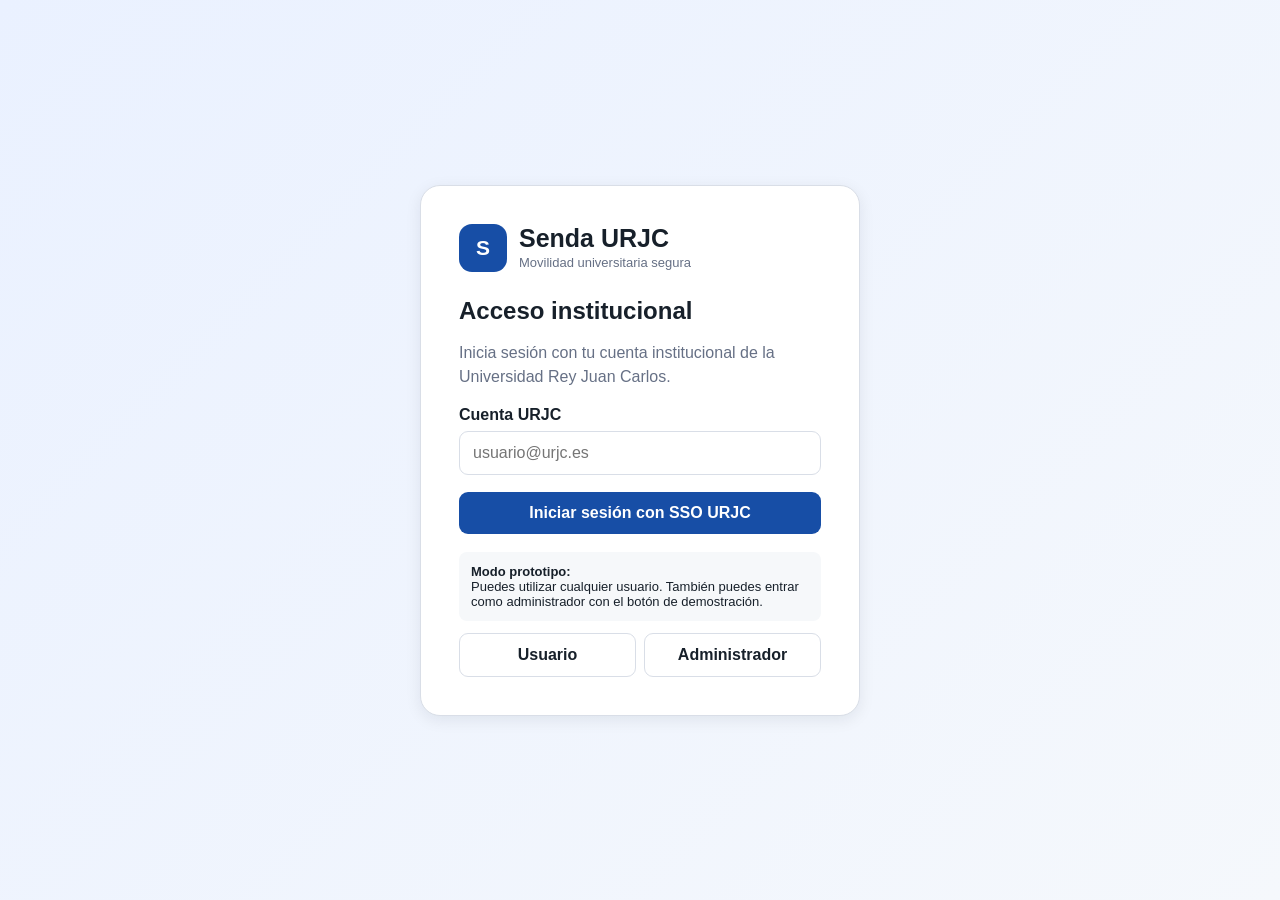
<file: demo/p2.html>
<!DOCTYPE html>
<html lang="es">
<head>
<meta charset="UTF-8">
<meta name="viewport" content="width=device-width, initial-scale=1.0">
<title>Senda URJC — Prototipo navegable</title>

<style>
:root{
  --primary:#174ea6;
  --primary-dark:#0f3b80;
  --secondary:#0b6e4f;
  --danger:#b42318;
  --warning:#b54708;
  --success:#087443;
  --bg:#f4f6f8;
  --surface:#ffffff;
  --text:#17202a;
  --muted:#667085;
  --border:#d9dee7;
  --shadow:0 4px 16px rgba(16,24,40,.08);
  --radius:14px;
  --font-size:16px;
}

*{box-sizing:border-box}

html,body{
  margin:0;
  padding:0;
  font-family:Arial,Helvetica,sans-serif;
  font-size:var(--font-size);
  background:var(--bg);
  color:var(--text);
}

button,input,select,textarea{
  font:inherit;
}

button{
  cursor:pointer;
}

.hidden{display:none!important}

.app{
  min-height:100vh;
}

/* =========================
   LOGIN
========================= */

.login-screen{
  min-height:100vh;
  display:flex;
  align-items:center;
  justify-content:center;
  padding:24px;
  background:linear-gradient(135deg,#eaf1ff,#f5f8fc);
}

.login-card{
  width:100%;
  max-width:440px;
  background:white;
  padding:38px;
  border-radius:20px;
  box-shadow:var(--shadow);
  border:1px solid var(--border);
}

.logo{
  display:flex;
  align-items:center;
  gap:12px;
  margin-bottom:25px;
}

.logo-mark{
  width:48px;
  height:48px;
  border-radius:13px;
  background:var(--primary);
  color:white;
  display:flex;
  align-items:center;
  justify-content:center;
  font-weight:bold;
  font-size:21px;
}

.logo h1{
  margin:0;
  font-size:25px;
}

.logo span{
  color:var(--muted);
  font-size:13px;
}

.login-card h2{
  margin-bottom:8px;
}

.login-card p{
  color:var(--muted);
  line-height:1.5;
}

.input-group{
  margin:17px 0;
}

.input-group label{
  display:block;
  font-weight:bold;
  margin-bottom:7px;
}

.input-group input,
.input-group select,
.input-group textarea{
  width:100%;
  padding:12px 13px;
  border:1px solid var(--border);
  border-radius:9px;
  background:white;
}

.primary-btn,
.secondary-btn,
.danger-btn,
.outline-btn{
  border:0;
  border-radius:9px;
  padding:12px 17px;
  font-weight:bold;
}

.primary-btn{
  background:var(--primary);
  color:white;
}

.primary-btn:hover{
  background:var(--primary-dark);
}

.secondary-btn{
  background:#e7f5ef;
  color:#075b40;
}

.danger-btn{
  background:#fde8e7;
  color:var(--danger);
}

.outline-btn{
  background:white;
  color:var(--text);
  border:1px solid var(--border);
}

.full{
  width:100%;
}

.demo-note{
  margin-top:18px;
  font-size:13px;
  padding:12px;
  background:#f6f8fa;
  border-radius:8px;
}

/* =========================
   LAYOUT
========================= */

.main-layout{
  min-height:100vh;
  display:flex;
}

.sidebar{
  width:245px;
  background:#102a43;
  color:white;
  padding:20px 14px;
  position:fixed;
  left:0;
  top:0;
  bottom:0;
  overflow:auto;
}

.sidebar .logo{
  margin:4px 8px 28px;
}

.sidebar .logo-mark{
  background:#3b82f6;
}

.sidebar .logo h1{
  font-size:19px;
}

.sidebar .logo span{
  color:#b9c7d8;
}

.nav-section{
  color:#9fb2c7;
  font-size:11px;
  text-transform:uppercase;
  letter-spacing:.08em;
  margin:18px 10px 7px;
}

.nav-btn{
  width:100%;
  display:flex;
  align-items:center;
  gap:10px;
  padding:11px 12px;
  background:transparent;
  border:0;
  border-radius:8px;
  color:#dce6f0;
  text-align:left;
  margin-bottom:3px;
}

.nav-btn:hover,
.nav-btn.active{
  background:#21496d;
  color:white;
}

.content-area{
  margin-left:245px;
  width:calc(100% - 245px);
  min-height:100vh;
}

.topbar{
  height:70px;
  background:white;
  border-bottom:1px solid var(--border);
  display:flex;
  align-items:center;
  justify-content:space-between;
  padding:0 28px;
  position:sticky;
  top:0;
  z-index:10;
}

.topbar-title{
  font-weight:bold;
  font-size:19px;
}

.user-menu{
  display:flex;
  align-items:center;
  gap:12px;
}

.avatar{
  width:38px;
  height:38px;
  background:#dce9ff;
  color:var(--primary);
  border-radius:50%;
  display:flex;
  align-items:center;
  justify-content:center;
  font-weight:bold;
}

.page{
  display:none;
  padding:28px;
  max-width:1350px;
  margin:auto;
}

.page.active{
  display:block;
}

.page-header{
  display:flex;
  justify-content:space-between;
  align-items:flex-start;
  gap:20px;
  margin-bottom:24px;
}

.page-header h2{
  margin:0 0 6px;
  font-size:26px;
}

.page-header p{
  color:var(--muted);
  margin:0;
}

/* =========================
   CARDS
========================= */

.grid{
  display:grid;
  gap:18px;
}

.grid-2{grid-template-columns:repeat(2,minmax(0,1fr))}
.grid-3{grid-template-columns:repeat(3,minmax(0,1fr))}
.grid-4{grid-template-columns:repeat(4,minmax(0,1fr))}

.card{
  background:var(--surface);
  border:1px solid var(--border);
  border-radius:var(--radius);
  padding:20px;
  box-shadow:0 2px 7px rgba(16,24,40,.03);
}

.card h3{
  margin:0 0 8px;
}

.card p{
  line-height:1.5;
}

.stat{
  display:flex;
  justify-content:space-between;
  align-items:center;
}

.stat-number{
  font-size:29px;
  font-weight:bold;
  margin-top:5px;
}

.stat-label{
  color:var(--muted);
  font-size:13px;
}

.stat-icon{
  width:44px;
  height:44px;
  border-radius:11px;
  display:flex;
  align-items:center;
  justify-content:center;
  background:#edf3ff;
  color:var(--primary);
  font-size:20px;
}

.section-title{
  margin:30px 0 15px;
  font-size:19px;
}

/* =========================
   MAP
========================= */

.map-container{
  height:430px;
  border-radius:15px;
  overflow:hidden;
  border:1px solid var(--border);
  position:relative;
  background:
    linear-gradient(45deg,rgba(255,255,255,.65) 25%,transparent 25%),
    linear-gradient(-45deg,rgba(255,255,255,.65) 25%,transparent 25%),
    #dfe9d8;
  background-size:70px 70px;
}

.map-road{
  position:absolute;
  height:9px;
  background:#a7b4c2;
  border-radius:10px;
  transform-origin:left center;
}

.road1{width:75%;left:8%;top:48%;transform:rotate(-14deg)}
.road2{width:65%;left:23%;top:69%;transform:rotate(23deg)}
.road3{width:48%;left:15%;top:25%;transform:rotate(39deg)}
.road4{width:45%;left:42%;top:20%;transform:rotate(85deg)}

.route-line{
  position:absolute;
  height:7px;
  background:#1769e0;
  border-radius:10px;
  left:16%;
  top:58%;
  width:65%;
  transform:rotate(-9deg);
  box-shadow:0 0 0 3px rgba(23,105,224,.15);
}

.map-point{
  position:absolute;
  width:21px;
  height:21px;
  border-radius:50%;
  border:4px solid white;
  box-shadow:0 2px 5px #555;
}

.origin-point{
  background:#0b6e4f;
  left:14%;
  top:58%;
}

.destination-point{
  background:#b42318;
  right:13%;
  top:48%;
}

.poi{
  background:#f59e0b;
}

.poi1{left:42%;top:36%}
.poi2{left:72%;top:64%}
.poi3{left:30%;top:73%}

.map-label{
  position:absolute;
  background:white;
  padding:5px 8px;
  border-radius:6px;
  font-size:11px;
  box-shadow:0 2px 5px rgba(0,0,0,.15);
}

.origin-label{left:9%;top:64%}
.destination-label{right:5%;top:42%}

.map-legend{
  position:absolute;
  bottom:12px;
  left:12px;
  background:white;
  padding:10px;
  border-radius:8px;
  box-shadow:var(--shadow);
  font-size:12px;
}

.legend-item{
  display:flex;
  gap:7px;
  align-items:center;
  margin:4px 0;
}

.dot{
  width:11px;
  height:11px;
  border-radius:50%;
}

/* =========================
   ROUTES
========================= */

.route-card{
  border:2px solid var(--border);
  border-radius:13px;
  padding:17px;
  background:white;
  margin-bottom:12px;
}

.route-card.recommended{
  border-color:#3b82f6;
}

.route-header{
  display:flex;
  justify-content:space-between;
  align-items:center;
}

.security{
  font-weight:bold;
  padding:6px 10px;
  border-radius:20px;
  font-size:13px;
}

.security.high{
  background:#e5f7ee;
  color:#087443;
}

.security.medium{
  background:#fff4e5;
  color:#a15c00;
}

.route-metrics{
  display:flex;
  gap:28px;
  margin:14px 0;
  color:var(--muted);
}

.route-metrics strong{
  color:var(--text);
  display:block;
}

.route-tags{
  display:flex;
  flex-wrap:wrap;
  gap:7px;
}

.tag{
  background:#f0f3f7;
  padding:5px 8px;
  border-radius:6px;
  font-size:12px;
}

/* =========================
   ALERTS
========================= */

.alert-box{
  padding:18px;
  border-radius:12px;
  border:1px solid;
  margin-bottom:18px;
}

.alert-pre{
  background:#fff7e8;
  border-color:#f3c77b;
}

.alert-active{
  background:#fff0ef;
  border-color:#e5a19b;
}

.alert-cancelled{
  background:#eef8f2;
  border-color:#a9d8bb;
}

.countdown{
  font-size:40px;
  font-weight:bold;
  text-align:center;
  margin:15px 0;
  color:var(--danger);
}

/* =========================
   TABLE
========================= */

.table-wrapper{
  overflow:auto;
  background:white;
  border:1px solid var(--border);
  border-radius:12px;
}

table{
  width:100%;
  border-collapse:collapse;
  min-width:750px;
}

th,td{
  padding:13px 15px;
  text-align:left;
  border-bottom:1px solid var(--border);
}

th{
  background:#f8fafc;
  font-size:13px;
}

.badge{
  padding:5px 9px;
  border-radius:15px;
  font-size:12px;
  font-weight:bold;
}

.badge.open{
  background:#fff3e8;
  color:#9c4f00;
}

.badge.progress{
  background:#eaf1ff;
  color:#1756a3;
}

.badge.resolved{
  background:#e7f5ed;
  color:#087443;
}

.badge.high{
  background:#fde8e7;
  color:#b42318;
}

/* =========================
   FORM
========================= */

.form-grid{
  display:grid;
  grid-template-columns:repeat(2,minmax(0,1fr));
  gap:18px;
}

.form-full{
  grid-column:1/-1;
}

.checkbox-row{
  display:flex;
  gap:10px;
  align-items:flex-start;
  margin:13px 0;
}

.checkbox-row input{
  margin-top:4px;
}

/* =========================
   PROGRESS
========================= */

.progress{
  height:9px;
  border-radius:10px;
  background:#e7ebf0;
  overflow:hidden;
}

.progress-bar{
  height:100%;
  background:var(--primary);
}

/* =========================
   TOAST / MODAL
========================= */

.toast{
  position:fixed;
  right:22px;
  bottom:22px;
  background:#17202a;
  color:white;
  padding:13px 17px;
  border-radius:9px;
  box-shadow:var(--shadow);
  z-index:100;
  opacity:0;
  transform:translateY(10px);
  transition:.25s;
}

.toast.show{
  opacity:1;
  transform:translateY(0);
}

.modal-overlay{
  position:fixed;
  inset:0;
  background:rgba(15,23,42,.55);
  display:none;
  align-items:center;
  justify-content:center;
  z-index:90;
  padding:20px;
}

.modal-overlay.show{
  display:flex;
}

.modal{
  width:100%;
  max-width:520px;
  background:white;
  border-radius:15px;
  padding:25px;
  max-height:90vh;
  overflow:auto;
}

.modal-header{
  display:flex;
  justify-content:space-between;
  align-items:center;
}

.close{
  border:0;
  background:transparent;
  font-size:25px;
}

/* =========================
   HEATMAP
========================= */

.heatmap{
  height:330px;
  border-radius:12px;
  position:relative;
  overflow:hidden;
  background:#e8eee5;
}

.heat{
  position:absolute;
  border-radius:50%;
  filter:blur(13px);
  opacity:.6;
}

.h1{width:140px;height:140px;left:15%;top:20%;background:#f87171}
.h2{width:170px;height:170px;left:45%;top:42%;background:#fbbf24}
.h3{width:130px;height:130px;right:12%;top:17%;background:#60a5fa}
.h4{width:100px;height:100px;left:25%;bottom:3%;background:#34d399}

/* =========================
   RESPONSIVE
========================= */

.mobile-menu{
  display:none;
}

@media(max-width:900px){
  .sidebar{
    transform:translateX(-100%);
    transition:.25s;
    z-index:50;
  }

  .sidebar.open{
    transform:translateX(0);
  }

  .content-area{
    margin-left:0;
    width:100%;
  }

  .mobile-menu{
    display:block;
    border:0;
    background:transparent;
    font-size:23px;
  }

  .grid-3,.grid-4{
    grid-template-columns:1fr 1fr;
  }
}

@media(max-width:620px){
  .page{
    padding:18px;
  }

  .topbar{
    padding:0 15px;
  }

  .grid-2,.grid-3,.grid-4,
  .form-grid{
    grid-template-columns:1fr;
  }

  .page-header{
    flex-direction:column;
  }

  .login-card{
    padding:25px;
  }

  .route-metrics{
    flex-wrap:wrap;
    gap:14px;
  }
}
</style>
</head>

<body>

<!-- ============================================================
     LOGIN
============================================================ -->

<div id="loginScreen" class="login-screen">
  <div class="login-card">

    <div class="logo">
      <div class="logo-mark">S</div>
      <div>
        <h1>Senda URJC</h1>
        <span>Movilidad universitaria segura</span>
      </div>
    </div>

    <h2>Acceso institucional</h2>
    <p>
      Inicia sesión con tu cuenta institucional de la Universidad Rey Juan Carlos.
    </p>

    <div class="input-group">
      <label for="loginUser">Cuenta URJC</label>
      <input id="loginUser" type="text" placeholder="usuario@urjc.es">
    </div>

    <button class="primary-btn full" onclick="login()">
      Iniciar sesión con SSO URJC
    </button>

    <div class="demo-note">
      <strong>Modo prototipo:</strong><br>
      Puedes utilizar cualquier usuario. También puedes entrar como
      administrador con el botón de demostración.
    </div>

    <div style="display:flex;gap:8px;margin-top:12px">
      <button class="outline-btn full" onclick="demoLogin('usuario@urjc.es')">
        Usuario
      </button>
      <button class="outline-btn full" onclick="demoLogin('admin@urjc.es')">
        Administrador
      </button>
    </div>

  </div>
</div>


<!-- ============================================================
     APP
============================================================ -->

<div id="app" class="main-layout hidden">

  <!-- SIDEBAR -->
  <aside id="sidebar" class="sidebar">

    <div class="logo">
      <div class="logo-mark">S</div>
      <div>
        <h1>Senda URJC</h1>
        <span>Movilidad segura</span>
      </div>
    </div>

    <div class="nav-section">Movilidad</div>

    <button class="nav-btn active" data-page="home" onclick="navigate('home')">
      🏠 Inicio
    </button>

    <button class="nav-btn" data-page="routes" onclick="navigate('routes')">
      🧭 Solicitar ruta
    </button>

    <button class="nav-btn" data-page="tracking" onclick="navigate('tracking')">
      📍 Ruta activa
    </button>

    <button class="nav-btn" data-page="history" onclick="navigate('history')">
      🕘 Historial
    </button>

    <div class="nav-section">Seguridad</div>

    <button class="nav-btn" data-page="alerts" onclick="navigate('alerts')">
      🚨 Alertas
    </button>

    <button class="nav-btn" data-page="contacts" onclick="navigate('contacts')">
      👥 Contactos de confianza
    </button>

    <button class="nav-btn" data-page="incident" onclick="navigate('incident')">
      ⚠️ Registrar incidencia
    </button>

    <button class="nav-btn" data-page="volunteer" onclick="navigate('volunteer')">
      🤝 Voluntariado
    </button>

    <div class="nav-section">Cuenta</div>

    <button class="nav-btn" data-page="profile" onclick="navigate('profile')">
      👤 Perfil y preferencias
    </button>

    <button class="nav-btn" onclick="showPrivacy()">
      🔒 Privacidad
    </button>

    <div id="adminNav">

      <div class="nav-section">Administración</div>

      <button class="nav-btn" data-page="admin" onclick="navigate('admin')">
        🛠️ Panel administrativo
      </button>

      <button class="nav-btn" data-page="adminIncidents" onclick="navigate('adminIncidents')">
        📋 Incidencias
      </button>

      <button class="nav-btn" data-page="securityConfig" onclick="navigate('securityConfig')">
        ⚙️ Seguridad
      </button>

      <button class="nav-btn" data-page="statistics" onclick="navigate('statistics')">
        📊 Estadísticas
      </button>

      <button class="nav-btn" data-page="reports" onclick="navigate('reports')">
        📑 Informes
      </button>

    </div>

    <div style="margin-top:25px">
      <button class="nav-btn" onclick="logout()">
        ↪️ Cerrar sesión
      </button>
    </div>

  </aside>


  <!-- CONTENT -->

  <section class="content-area">

    <header class="topbar">

      <div style="display:flex;align-items:center;gap:13px">
        <button class="mobile-menu" onclick="toggleSidebar()">☰</button>
        <div id="pageTitle" class="topbar-title">Inicio</div>
      </div>

      <div class="user-menu">
        <span id="topUser">Usuario URJC</span>
        <div class="avatar" id="avatar">U</div>
      </div>

    </header>


    <!-- ========================================================
         HOME
    ========================================================= -->

    <main id="home" class="page active">

      <div class="page-header">
        <div>
          <h2>Buenos días</h2>
          <p>¿A dónde quieres ir hoy?</p>
        </div>

        <button class="primary-btn" onclick="navigate('routes')">
          + Solicitar ruta
        </button>
      </div>

      <div class="grid grid-4">

        <div class="card stat">
          <div>
            <div class="stat-label">Rutas este mes</div>
            <div class="stat-number">12</div>
          </div>
          <div class="stat-icon">🧭</div>
        </div>

        <div class="card stat">
          <div>
            <div class="stat-label">Ruta activa</div>
            <div class="stat-number">No</div>
          </div>
          <div class="stat-icon">📍</div>
        </div>

        <div class="card stat">
          <div>
            <div class="stat-label">Contactos de confianza</div>
            <div class="stat-number">2</div>
          </div>
          <div class="stat-icon">👥</div>
        </div>

        <div class="card stat">
          <div>
            <div class="stat-label">Estado del servicio</div>
            <div class="stat-number" style="font-size:20px;color:var(--success)">
              Operativo
            </div>
          </div>
          <div class="stat-icon">✓</div>
        </div>

      </div>


      <div class="section-title">Acciones rápidas</div>

      <div class="grid grid-3">

        <div class="card">
          <h3>🧭 Encontrar una ruta</h3>
          <p>Selecciona origen y destino y te mostraremos las opciones priorizando la seguridad.</p>
          <button class="primary-btn" onclick="navigate('routes')">
            Buscar ruta
          </button>
        </div>

        <div class="card">
          <h3>🚨 Seguridad</h3>
          <p>Configura tus contactos de confianza y revisa las preferencias de alertas.</p>
          <button class="outline-btn" onclick="navigate('contacts')">
            Ver contactos
          </button>
        </div>

        <div class="card">
          <h3>🤝 Acompañamiento</h3>
          <p>Solicita acompañamiento presencial a una persona voluntaria disponible.</p>
          <button class="secondary-btn" onclick="navigate('volunteer')">
            Solicitar acompañamiento
          </button>
        </div>

      </div>


      <div class="section-title">Mapa del campus</div>

      <div class="card">

        <div class="map-container">

          <div class="map-road road1"></div>
          <div class="map-road road2"></div>
          <div class="map-road road3"></div>
          <div class="map-road road4"></div>

          <div class="map-point origin-point"></div>
          <div class="map-point destination-point"></div>

          <div class="map-point poi poi1"></div>
          <div class="map-point poi poi2"></div>
          <div class="map-point poi poi3"></div>

          <div class="map-label origin-label">Campus</div>
          <div class="map-label destination-label">Estación</div>

          <div class="map-legend">
            <div class="legend-item">
              <span class="dot" style="background:#0b6e4f"></span>
              Punto de partida
            </div>
            <div class="legend-item">
              <span class="dot" style="background:#b42318"></span>
              Destino
            </div>
            <div class="legend-item">
              <span class="dot" style="background:#f59e0b"></span>
              Punto de interés
            </div>
          </div>

        </div>

      </div>

    </main>


    <!-- ========================================================
         ROUTES
    ========================================================= -->

    <main id="routes" class="page">

      <div class="page-header">
        <div>
          <h2>Solicitar una ruta</h2>
          <p>Las rutas se ordenan priorizando el índice de seguridad.</p>
        </div>
      </div>

      <div class="card">

        <div class="form-grid">

          <div class="input-group">
            <label for="origin">Origen</label>
            <input id="origin" value="Campus de Móstoles" placeholder="Selecciona un origen">
          </div>

          <div class="input-group">
            <label for="destination">Destino</label>
            <input id="destination" value="Estación de Móstoles-El Soto" placeholder="Selecciona un destino">
          </div>

          <div class="input-group">
            <label for="campus">Campus</label>
            <select id="campus">
              <option>Móstoles</option>
              <option>Alcorcón</option>
              <option>Fuenlabrada</option>
              <option>Vicálvaro</option>
              <option>Aranjuez</option>
            </select>
          </div>

          <div class="input-group">
            <label for="routeTime">Hora prevista</label>
            <select id="routeTime">
              <option>Ahora</option>
              <option>08:00</option>
              <option>10:00</option>
              <option>12:00</option>
              <option>18:00</option>
              <option>21:00</option>
            </select>
          </div>

          <div class="form-full">

            <strong>Preferencias de accesibilidad</strong>

            <label class="checkbox-row">
              <input type="checkbox" id="avoidStairs" checked>
              <span>Evitar escaleras</span>
            </label>

            <label class="checkbox-row">
              <input type="checkbox">
              <span>Evitar caminos no accesibles</span>
            </label>

          </div>

          <div class="form-full">

            <div class="alert-box alert-pre" style="margin-bottom:0">
              <strong>Horario del servicio</strong>
              <p style="margin:7px 0 0">
                Las rutas pueden iniciarse entre las 07:00 y las 23:00.
              </p>
            </div>

          </div>

        </div>

        <button class="primary-btn" onclick="calculateRoutes()">
          Calcular rutas seguras
        </button>

      </div>


      <div id="routeResults" class="hidden">

        <div class="section-title">Rutas disponibles</div>

        <div class="card">

          <p>
            Hemos encontrado <strong>3 rutas válidas</strong>.
            Se muestran ordenadas de mayor a menor índice de seguridad.
          </p>

          <div class="route-card recommended">

            <div class="route-header">
              <div>
                <strong>Ruta recomendada</strong>
                <div style="color:var(--muted);font-size:13px">
                  Camino principal del campus
                </div>
              </div>

              <span class="security high">
                Seguridad 92/100
              </span>
            </div>

            <div class="route-metrics">
              <div>
                <strong>1,8 km</strong>
                Distancia
              </div>
              <div>
                <strong>23 min</strong>
                Tiempo estimado
              </div>
              <div>
                <strong>92/100</strong>
                Índice seguridad
              </div>
            </div>

            <div class="route-tags">
              <span class="tag">💡 Buena iluminación</span>
              <span class="tag">👥 Alta afluencia</span>
              <span class="tag">♿ Accesible</span>
            </div>

            <br>

            <button class="primary-btn" onclick="selectRoute(1)">
              Seleccionar esta ruta
            </button>

          </div>


          <div class="route-card">

            <div class="route-header">
              <div>
                <strong>Ruta alternativa A</strong>
              </div>

              <span class="security high">
                Seguridad 86/100
              </span>
            </div>

            <div class="route-metrics">
              <div>
                <strong>1,5 km</strong>
                Distancia
              </div>
              <div>
                <strong>19 min</strong>
                Tiempo estimado
              </div>
              <div>
                <strong>86/100</strong>
                Índice seguridad
              </div>
            </div>

            <div class="route-tags">
              <span class="tag">💡 Iluminación media</span>
              <span class="tag">👥 Afluencia media</span>
            </div>

            <br>

            <button class="outline-btn" onclick="selectRoute(2)">
              Seleccionar ruta
            </button>

          </div>


          <div class="route-card">

            <div class="route-header">
              <div>
                <strong>Ruta alternativa B</strong>
              </div>

              <span class="security medium">
                Seguridad 78/100
              </span>
            </div>

            <div class="route-metrics">
              <div>
                <strong>1,3 km</strong>
                Distancia
              </div>
              <div>
                <strong>17 min</strong>
                Tiempo estimado
              </div>
              <div>
                <strong>78/100</strong>
                Índice seguridad
              </div>
            </div>

            <div class="route-tags">
              <span class="tag">💡 Iluminación media</span>
              <span class="tag">👥 Baja afluencia</span>
            </div>

            <br>

            <button class="outline-btn" onclick="selectRoute(3)">
              Seleccionar ruta
            </button>

          </div>

        </div>

      </div>

    </main>


    <!-- ========================================================
         TRACKING
    ========================================================= -->

    <main id="tracking" class="page">

      <div class="page-header">
        <div>
          <h2>Ruta activa</h2>
          <p>Seguimiento de tu recorrido en tiempo real.</p>
        </div>

        <span class="badge progress">EN CURSO</span>
      </div>

      <div class="alert-box alert-pre">
        <strong>Seguimiento activo</strong>
        <p>
          Tu posición se utiliza para detectar desviaciones y gestionar
          las alertas de seguridad durante el trayecto.
        </p>
      </div>

      <div class="grid grid-2">

        <div class="card">

          <div class="map-container" style="height:400px">

            <div class="map-road road1"></div>
            <div class="map-road road2"></div>
            <div class="map-road road3"></div>

            <div class="route-line"></div>

            <div class="map-point origin-point"></div>
            <div class="map-point destination-point"></div>

            <div class="map-label origin-label">Salida</div>
            <div class="map-label destination-label">Destino</div>

          </div>

        </div>


        <div>

          <div class="card">

            <h3>Información del trayecto</h3>

            <div class="route-metrics">

              <div>
                <strong>0,9 km</strong>
                Recorridos
              </div>

              <div>
                <strong>11 min</strong>
                Tiempo
              </div>

              <div>
                <strong>0,9 km</strong>
                Restantes
              </div>

            </div>

            <div class="progress">
              <div class="progress-bar" style="width:52%"></div>
            </div>

            <p>
              <strong>Destino:</strong>
              Estación de Móstoles-El Soto
            </p>

            <p>
              <strong>Seguridad:</strong>
              <span class="security high">92/100</span>
            </p>

          </div>


          <div class="card" style="margin-top:18px">

            <h3>Acciones</h3>

            <button class="outline-btn full" onclick="newRoute()">
              🔄 Solicitar nueva ruta
            </button>

            <br><br>

            <button class="danger-btn full" onclick="navigate('incident')">
              ⚠️ Registrar incidencia
            </button>

            <br><br>

            <button class="secondary-btn full" onclick="confirmArrival()">
              ✓ He llegado al destino
            </button>

          </div>

        </div>

      </div>

    </main>


    <!-- ========================================================
         HISTORY
    ========================================================= -->

    <main id="history" class="page">

      <div class="page-header">
        <div>
          <h2>Historial de rutas</h2>
          <p>Consulta los trayectos realizados anteriormente.</p>
        </div>
      </div>

      <div class="table-wrapper">

        <table>

          <thead>
            <tr>
              <th>Fecha</th>
              <th>Origen</th>
              <th>Destino</th>
              <th>Distancia</th>
              <th>Seguridad</th>
              <th>Estado</th>
            </tr>
          </thead>

          <tbody>

            <tr>
              <td>28/08/2026 · 18:12</td>
              <td>Campus Móstoles</td>
              <td>Estación El Soto</td>
              <td>1,8 km</td>
              <td>92/100</td>
              <td><span class="badge resolved">Completada</span></td>
            </tr>

            <tr>
              <td>27/08/2026 · 09:04</td>
              <td>Estación El Soto</td>
              <td>Campus Móstoles</td>
              <td>2,0 km</td>
              <td>89/100</td>
              <td><span class="badge resolved">Completada</span></td>
            </tr>

            <tr>
              <td>25/08/2026 · 20:10</td>
              <td>Biblioteca</td>
              <td>Residencia</td>
              <td>1,4 km</td>
              <td>84/100</td>
              <td><span class="badge resolved">Completada</span></td>
            </tr>

          </tbody>

        </table>

      </div>

      <div class="alert-box alert-pre" style="margin-top:20px">
        <strong>Privacidad</strong>
        <p>
          La información personal de localización se elimina al finalizar
          una ruta salvo que exista una base legal o consentimiento que
          permita conservarla.
        </p>
      </div>

    </main>


    <!-- ========================================================
         ALERTS
    ========================================================= -->

    <main id="alerts" class="page">

      <div class="page-header">
        <div>
          <h2>Alertas de seguridad</h2>
          <p>Gestiona las alertas relacionadas con tu ruta activa.</p>
        </div>
      </div>

      <div id="preAlert" class="alert-box alert-pre">

        <h3>⚠️ Prealerta de seguridad</h3>

        <p>
          Se ha detectado una condición que puede requerir una alerta.
          Si todo está bien, puedes cancelar la alerta.
        </p>

        <div class="countdown" id="countdown">30</div>

        <div style="display:flex;gap:10px">

          <button class="secondary-btn full" onclick="cancelPreAlert()">
            Estoy bien · Cancelar
          </button>

          <button class="danger-btn full" onclick="activateAlert()">
            Activar alerta ahora
          </button>

        </div>

      </div>


      <div id="activeAlert" class="alert-box alert-active hidden">

        <h3>🚨 ALERTA ACTIVA</h3>

        <p>
          La alerta ha sido activada y se ha iniciado la notificación
          a tus contactos de confianza.
        </p>

        <p>
          <strong>Estado:</strong> Notificando contactos...
        </p>

        <button class="danger-btn full" onclick="cancelActiveAlert()">
          Cancelar alerta
        </button>

      </div>


      <div class="card">

        <h3>Configuración de alertas</h3>

        <div class="input-group">
          <label for="alertTimeout">
            Tiempo de confirmación de prealerta
          </label>

          <select id="alertTimeout">
            <option>30 segundos</option>
            <option>45 segundos</option>
            <option>60 segundos</option>
            <option>90 segundos</option>
          </select>
        </div>

        <button class="primary-btn" onclick="saveAlertSettings()">
          Guardar configuración
        </button>

      </div>

    </main>


    <!-- ========================================================
         CONTACTS
    ========================================================= -->

    <main id="contacts" class="page">

      <div class="page-header">

        <div>
          <h2>Contactos de confianza</h2>
          <p>
            Personas de la comunidad universitaria que recibirán
            notificaciones de alerta.
          </p>
        </div>

        <button class="primary-btn" onclick="openModal('addContactModal')">
          + Añadir contacto
        </button>

      </div>


      <div class="grid grid-2">

        <div class="card">

          <div style="display:flex;justify-content:space-between">
            <div>
              <h3>María García</h3>
              <p>maria.garcia@urjc.es</p>
            </div>

            <span class="badge resolved">Verificado</span>
          </div>

          <p>
            Recibirá una notificación cuando se active una alerta.
          </p>

          <button class="danger-btn" onclick="removeContact(this)">
            Eliminar
          </button>

        </div>


        <div class="card">

          <div style="display:flex;justify-content:space-between">
            <div>
              <h3>Daniel López</h3>
              <p>daniel.lopez@urjc.es</p>
            </div>

            <span class="badge resolved">Verificado</span>
          </div>

          <p>
            Recibirá una notificación cuando se active una alerta.
          </p>

          <button class="danger-btn" onclick="removeContact(this)">
            Eliminar
          </button>

        </div>

      </div>

      <div class="alert-box alert-pre" style="margin-top:20px">
        <strong>Importante</strong>
        <p>
          Los contactos de confianza deben pertenecer a la comunidad
          universitaria y poder acceder a Senda URJC.
          La comunicación posterior se realizará fuera de la aplicación.
        </p>
      </div>

    </main>


    <!-- ========================================================
         INCIDENT USER
    ========================================================= -->

    <main id="incident" class="page">

      <div class="page-header">

        <div>
          <h2>Registrar incidencia</h2>
          <p>
            Comunica un problema relacionado con una ruta o zona.
          </p>
        </div>

      </div>

      <div class="card">

        <div class="form-grid">

          <div class="input-group">
            <label>Tipo de incidencia</label>

            <select>
              <option>Iluminación deficiente</option>
              <option>Camino bloqueado</option>
              <option>Zona insegura</option>
              <option>Problema de accesibilidad</option>
              <option>Otra</option>
            </select>
          </div>

          <div class="input-group">
            <label>Gravedad</label>

            <select>
              <option>Media</option>
              <option>Grave</option>
            </select>
          </div>

          <div class="input-group form-full">
            <label>Zona afectada</label>
            <input value="Camino entre edificio principal y estación">
          </div>

          <div class="input-group form-full">
            <label>Descripción</label>

            <textarea rows="5"
              placeholder="Describe la incidencia con el mayor detalle posible"></textarea>
          </div>

        </div>

        <div class="alert-box alert-pre">
          <strong>Ubicación</strong>
          <p>
            El sistema registrará la zona necesaria para que los
            administradores puedan revisar la incidencia.
          </p>
        </div>

        <button class="primary-btn" onclick="submitIncident()">
          Registrar incidencia
        </button>

      </div>

    </main>


    <!-- ========================================================
         VOLUNTEER
    ========================================================= -->

    <main id="volunteer" class="page">

      <div class="page-header">

        <div>
          <h2>Acompañamiento presencial</h2>
          <p>
            Solicita o gestiona acompañamientos durante tus trayectos.
          </p>
        </div>

      </div>


      <div class="grid grid-2">

        <div class="card">

          <h3>Solicitar acompañamiento</h3>

          <p>
            Un voluntario disponible podrá acompañarte presencialmente
            durante el trayecto.
          </p>

          <div class="input-group">
            <label>Ruta</label>
            <select>
              <option>Campus Móstoles → Estación El Soto</option>
              <option>Biblioteca → Residencia</option>
            </select>
          </div>

          <button class="primary-btn" onclick="requestVolunteer()">
            Solicitar acompañamiento
          </button>

        </div>


        <div class="card">

          <h3>Mi condición de voluntario</h3>

          <p>
            Puedes indicar si deseas recibir solicitudes de
            acompañamiento presencial.
          </p>

          <label class="checkbox-row">
            <input type="checkbox" id="volunteerStatus" onchange="toggleVolunteer()">
            <span>Estoy disponible como voluntario</span>
          </label>

          <button class="outline-btn" onclick="openModal('availabilityModal')">
            Configurar disponibilidad
          </button>

        </div>

      </div>


      <div class="section-title">Solicitud actual</div>

      <div id="volunteerRequest" class="card">

        <strong>Sin solicitudes pendientes</strong>

        <p style="color:var(--muted)">
          Cuando exista una solicitud compatible aparecerá aquí.
        </p>

      </div>

    </main>


    <!-- ========================================================
         PROFILE
    ========================================================= -->

    <main id="profile" class="page">

      <div class="page-header">

        <div>
          <h2>Perfil y preferencias</h2>
          <p>Configura tus preferencias de uso y accesibilidad.</p>
        </div>

      </div>

      <div class="grid grid-2">

        <div class="card">

          <h3>Información institucional</h3>

          <div class="input-group">
            <label>Nombre</label>
            <input value="Estudiante Demo">
          </div>

          <div class="input-group">
            <label>Correo institucional</label>
            <input value="alex@urjc.es" disabled>
          </div>

          <div class="input-group">
            <label>Idioma</label>

            <select onchange="changeLanguage(this.value)">
              <option value="es">Español</option>
              <option value="en">English</option>
              <option value="zh">中文</option>
            </select>
          </div>

          <button class="primary-btn" onclick="saveProfile()">
            Guardar cambios
          </button>

        </div>


        <div class="card">

          <h3>Necesidades de movilidad</h3>

          <p>
            Estas preferencias se utilizarán para excluir rutas
            incompatibles cuando existan alternativas.
          </p>

          <label class="checkbox-row">
            <input type="checkbox" checked>
            <span>Necesito evitar escaleras</span>
          </label>

          <label class="checkbox-row">
            <input type="checkbox">
            <span>Necesito rutas accesibles para silla de ruedas</span>
          </label>

          <label class="checkbox-row">
            <input type="checkbox">
            <span>Necesito minimizar pendientes pronunciadas</span>
          </label>

        </div>


        <div class="card">

          <h3>Alertas</h3>

          <div class="input-group">
            <label>Confirmación de prealerta</label>

            <select>
              <option>30 segundos</option>
              <option>45 segundos</option>
              <option>60 segundos</option>
              <option>90 segundos</option>
            </select>
          </div>

          <label class="checkbox-row">
            <input type="checkbox" checked>
            <span>Vibración para prealertas</span>
          </label>

        </div>


        <div class="card">

          <h3>Accesibilidad</h3>

          <div class="input-group">

            <label>Tamaño del texto</label>

            <input
              type="range"
              min="14"
              max="22"
              value="16"
              oninput="setFontSize(this.value)"
              style="width:100%"
            >

          </div>

          <p>
            La aplicación también respeta las funciones de accesibilidad
            proporcionadas por el sistema operativo.
          </p>

        </div>

      </div>

    </main>


    <!-- ========================================================
         ADMIN DASHBOARD
    ========================================================= -->

    <main id="admin" class="page">

      <div class="page-header">

        <div>
          <h2>Panel administrativo</h2>
          <p>Gestión de seguridad y operación de Senda URJC.</p>
        </div>

        <span class="badge resolved">Administrador autorizado</span>

      </div>


      <div class="grid grid-4">

        <div class="card stat">

          <div>
            <div class="stat-label">Incidencias abiertas</div>
            <div class="stat-number">8</div>
          </div>

          <div class="stat-icon">⚠️</div>

        </div>


        <div class="card stat">

          <div>
            <div class="stat-label">Usuarios activos hoy</div>
            <div class="stat-number">1.284</div>
          </div>

          <div class="stat-icon">👥</div>

        </div>


        <div class="card stat">

          <div>
            <div class="stat-label">Trayectos hoy</div>
            <div class="stat-number">3.721</div>
          </div>

          <div class="stat-icon">🧭</div>

        </div>


        <div class="card stat">

          <div>
            <div class="stat-label">Disponibilidad</div>
            <div class="stat-number">99,8%</div>
          </div>

          <div class="stat-icon">✓</div>

        </div>

      </div>


      <div class="section-title">Estado del sistema</div>

      <div class="grid grid-3">

        <div class="card">

          <h3>🟢 Servicio de rutas</h3>

          <p>Operativo</p>

          <div class="progress">
            <div class="progress-bar" style="width:99%"></div>
          </div>

        </div>


        <div class="card">

          <h3>🟢 Lumen Smart</h3>

          <p>Datos disponibles</p>

          <div class="progress">
            <div class="progress-bar" style="width:96%"></div>
          </div>

        </div>


        <div class="card">

          <h3>🟢 LDAP / SSO</h3>

          <p>Operativo</p>

          <div class="progress">
            <div class="progress-bar" style="width:100%"></div>
          </div>

        </div>

      </div>


      <div class="section-title">Acciones administrativas</div>

      <div class="grid grid-3">

        <div class="card">

          <h3>Incidencias</h3>
          <p>Consultar y gestionar las incidencias registradas.</p>

          <button class="primary-btn" onclick="navigate('adminIncidents')">
            Gestionar incidencias
          </button>

        </div>


        <div class="card">

          <h3>Parámetros de seguridad</h3>
          <p>Configurar el algoritmo por campus, día y franja horaria.</p>

          <button class="primary-btn" onclick="navigate('securityConfig')">
            Configurar seguridad
          </button>

        </div>


        <div class="card">

          <h3>Estadísticas</h3>
          <p>Consultar el uso del sistema y los trayectos.</p>

          <button class="primary-btn" onclick="navigate('statistics')">
            Ver estadísticas
          </button>

        </div>

      </div>

    </main>


    <!-- ========================================================
         ADMIN INCIDENTS
    ========================================================= -->

    <main id="adminIncidents" class="page">

      <div class="page-header">

        <div>
          <h2>Gestión de incidencias</h2>
          <p>Consulta y actualiza las incidencias registradas.</p>
        </div>

      </div>


      <div class="card" style="margin-bottom:20px">

        <div class="form-grid">

          <div class="input-group">
            <label>Estado</label>

            <select>
              <option>Todos</option>
              <option>Abierta</option>
              <option>En curso</option>
              <option>Resuelta</option>
            </select>
          </div>

          <div class="input-group">
            <label>Gravedad</label>

            <select>
              <option>Todas</option>
              <option>Grave</option>
              <option>Media</option>
            </select>
          </div>

        </div>

      </div>


      <div class="table-wrapper">

        <table>

          <thead>

            <tr>
              <th>ID</th>
              <th>Zona</th>
              <th>Tipo</th>
              <th>Gravedad</th>
              <th>Estado</th>
              <th>Fecha</th>
              <th>Acción</th>
            </tr>

          </thead>

          <tbody>

            <tr>
              <td>INC-0248</td>
              <td>Camino norte</td>
              <td>Iluminación</td>
              <td><span class="badge high">Grave</span></td>
              <td>
                <select onchange="updateIncident(this)">
                  <option>Abierta</option>
                  <option>En curso</option>
                  <option>Resuelta</option>
                </select>
              </td>
              <td>28/08/2026</td>
              <td>
                <button class="outline-btn" onclick="reviewIncident('INC-0248')">
                  Revisar
                </button>
              </td>
            </tr>


            <tr>
              <td>INC-0247</td>
              <td>Edificio A</td>
              <td>Accesibilidad</td>
              <td><span class="badge open">Media</span></td>
              <td>
                <select onchange="updateIncident(this)">
                  <option>En curso</option>
                  <option>Abierta</option>
                  <option>Resuelta</option>
                </select>
              </td>
              <td>27/08/2026</td>
              <td>
                <button class="outline-btn" onclick="reviewIncident('INC-0247')">
                  Revisar
                </button>
              </td>
            </tr>


            <tr>
              <td>INC-0246</td>
              <td>Acceso oeste</td>
              <td>Camino bloqueado</td>
              <td><span class="badge open">Media</span></td>
              <td>
                <select onchange="updateIncident(this)">
                  <option>Resuelta</option>
                  <option>Abierta</option>
                  <option>En curso</option>
                </select>
              </td>
              <td>26/08/2026</td>
              <td>
                <button class="outline-btn" onclick="reviewIncident('INC-0246')">
                  Revisar
                </button>
              </td>
            </tr>

          </tbody>

        </table>

      </div>

    </main>


    <!-- ========================================================
         SECURITY CONFIG
    ========================================================= -->

    <main id="securityConfig" class="page">

      <div class="page-header">

        <div>
          <h2>Configuración del índice de seguridad</h2>
          <p>
            Parámetros utilizados por el algoritmo de cálculo.
          </p>
        </div>

      </div>


      <div class="card">

        <div class="form-grid">

          <div class="input-group">
            <label>Campus</label>

            <select>
              <option>Móstoles</option>
              <option>Alcorcón</option>
              <option>Fuenlabrada</option>
              <option>Vicálvaro</option>
              <option>Aranjuez</option>
            </select>
          </div>

          <div class="input-group">
            <label>Día de la semana</label>

            <select>
              <option>Todos los días</option>
              <option>Lunes</option>
              <option>Martes</option>
              <option>Miércoles</option>
              <option>Jueves</option>
              <option>Viernes</option>
              <option>Sábado</option>
              <option>Domingo</option>
            </select>
          </div>

          <div class="input-group">
            <label>Franja horaria</label>

            <select>
              <option>07:00 – 10:00</option>
              <option>10:00 – 14:00</option>
              <option>14:00 – 18:00</option>
              <option>18:00 – 23:00</option>
            </select>
          </div>

        </div>


        <h3 style="margin-top:20px">Pesos del algoritmo</h3>

        <div class="input-group">

          <label>
            Iluminación:
            <strong id="lightValue">40%</strong>
          </label>

          <input
            type="range"
            min="0"
            max="100"
            value="40"
            oninput="updateWeight('lightValue',this.value)"
            style="width:100%"
          >

        </div>


        <div class="input-group">

          <label>
            Afluencia:
            <strong id="peopleValue">35%</strong>
          </label>

          <input
            type="range"
            min="0"
            max="100"
            value="35"
            oninput="updateWeight('peopleValue',this.value)"
            style="width:100%"
          >

        </div>


        <div class="input-group">

          <label>
            Estado del entorno:
            <strong id="environmentValue">25%</strong>
          </label>

          <input
            type="range"
            min="0"
            max="100"
            value="25"
            oninput="updateWeight('environmentValue',this.value)"
            style="width:100%"
          >

        </div>


        <div class="alert-box alert-pre">
          <strong>Datos de Lumen Smart</strong>
          <p>
            Última actualización: hace 18 segundos.
            Iluminación y afluencia disponibles.
          </p>
        </div>


        <button class="primary-btn" onclick="saveSecurityConfig()">
          Guardar parámetros
        </button>

      </div>


      <div class="card" style="margin-top:18px">

        <h3>Excepción manual de zona</h3>

        <p>
          Permite modificar el nivel de seguridad de una zona después
          de revisar una incidencia.
        </p>

        <div class="form-grid">

          <div class="input-group">
            <label>Zona</label>
            <input value="Camino norte">
          </div>

          <div class="input-group">
            <label>Nivel manual</label>

            <select>
              <option>Muy bajo</option>
              <option>Bajo</option>
              <option>Medio</option>
              <option>Alto</option>
              <option>Muy alto</option>
            </select>

          </div>

        </div>

        <label class="checkbox-row">
          <input type="checkbox">
          <span>Retirar el efecto de la incidencia sobre esta zona</span>
        </label>

        <button class="secondary-btn" onclick="saveManualSecurity()">
          Aplicar modificación
        </button>

      </div>

    </main>


    <!-- ========================================================
         STATISTICS
    ========================================================= -->

    <main id="statistics" class="page">

      <div class="page-header">

        <div>
          <h2>Estadísticas</h2>
          <p>Información agregada y anonimizada del uso de Senda URJC.</p>
        </div>

      </div>


      <div class="grid grid-4">

        <div class="card stat">

          <div>
            <div class="stat-label">Usuarios</div>
            <div class="stat-number">8.642</div>
          </div>

          <div class="stat-icon">👥</div>

        </div>

        <div class="card stat">

          <div>
            <div class="stat-label">Trayectos</div>
            <div class="stat-number">27.491</div>
          </div>

          <div class="stat-icon">🧭</div>

        </div>

        <div class="card stat">

          <div>
            <div class="stat-label">Incidencias</div>
            <div class="stat-number">183</div>
          </div>

          <div class="stat-icon">⚠️</div>

        </div>

        <div class="card stat">

          <div>
            <div class="stat-label">Seguridad media</div>
            <div class="stat-number">87/100</div>
          </div>

          <div class="stat-icon">🛡️</div>

        </div>

      </div>


      <div class="section-title">Uso por campus</div>

      <div class="card">

        <div style="margin-bottom:18px">
          <div style="display:flex;justify-content:space-between">
            <strong>Móstoles</strong>
            <span>8.940 trayectos</span>
          </div>
          <div class="progress">
            <div class="progress-bar" style="width:82%"></div>
          </div>
        </div>

        <div style="margin-bottom:18px">
          <div style="display:flex;justify-content:space-between">
            <strong>Fuenlabrada</strong>
            <span>6.120 trayectos</span>
          </div>
          <div class="progress">
            <div class="progress-bar" style="width:64%"></div>
          </div>
        </div>

        <div style="margin-bottom:18px">
          <div style="display:flex;justify-content:space-between">
            <strong>Vicálvaro</strong>
            <span>5.830 trayectos</span>
          </div>
          <div class="progress">
            <div class="progress-bar" style="width:58%"></div>
          </div>
        </div>

        <div>
          <div style="display:flex;justify-content:space-between">
            <strong>Alcorcón</strong>
            <span>4.720 trayectos</span>
          </div>
          <div class="progress">
            <div class="progress-bar" style="width:47%"></div>
          </div>
        </div>

      </div>


      <div class="section-title">Incidencias</div>

      <div class="grid grid-3">

        <div class="card">
          <h3>Iluminación</h3>
          <div class="stat-number">74</div>
          <p>40,4% de las incidencias</p>
        </div>

        <div class="card">
          <h3>Accesibilidad</h3>
          <div class="stat-number">43</div>
          <p>23,5% de las incidencias</p>
        </div>

        <div class="card">
          <h3>Estado del entorno</h3>
          <div class="stat-number">66</div>
          <p>36,1% de las incidencias</p>
        </div>

      </div>


      <div class="section-title">Mapa de calor de solicitudes</div>

      <div class="card">

        <div class="heatmap">

          <div class="heat h1"></div>
          <div class="heat h2"></div>
          <div class="heat h3"></div>
          <div class="heat h4"></div>

          <div class="map-road road1"></div>
          <div class="map-road road2"></div>
          <div class="map-road road3"></div>

        </div>

      </div>

    </main>


    <!-- ========================================================
         REPORTS
    ========================================================= -->

    <main id="reports" class="page">

      <div class="page-header">

        <div>
          <h2>Informes</h2>
          <p>Generación de informes administrativos.</p>
        </div>

      </div>


      <div class="card">

        <div class="form-grid">

          <div class="input-group">
            <label>Tipo de informe</label>

            <select id="reportType">
              <option>Uso de la aplicación</option>
              <option>Incidencias</option>
              <option>Seguridad por campus</option>
              <option>Trayectos realizados</option>
            </select>
          </div>

          <div class="input-group">
            <label>Periodo</label>

            <select>
              <option>Últimos 7 días</option>
              <option>Últimos 30 días</option>
              <option>Este semestre</option>
              <option>Curso académico</option>
            </select>
          </div>

        </div>

        <button class="primary-btn" onclick="generateReport()">
          Generar informe
        </button>

      </div>


      <div id="reportResult" class="card hidden" style="margin-top:20px">

        <h3>Informe generado</h3>

        <p>
          El informe de ejemplo contiene datos agregados y anonimizados.
        </p>

        <div class="grid grid-3">

          <div>
            <strong>27.491</strong>
            <p>Trayectos</p>
          </div>

          <div>
            <strong>8.642</strong>
            <p>Usuarios</p>
          </div>

          <div>
            <strong>183</strong>
            <p>Incidencias</p>
          </div>

        </div>

        <button class="outline-btn" onclick="showToast('Informe descargado en modo prototipo')">
          Descargar informe
        </button>

      </div>

    </main>

  </section>

</div>


<!-- ============================================================
     MODALS
============================================================ -->

<div id="addContactModal" class="modal-overlay">

  <div class="modal">

    <div class="modal-header">
      <h2>Añadir contacto</h2>
      <button class="close" onclick="closeModal('addContactModal')">×</button>
    </div>

    <p>
      Introduce una cuenta institucional perteneciente a la comunidad URJC.
    </p>

    <div class="input-group">
      <label>Correo institucional</label>
      <input placeholder="persona@urjc.es">
    </div>

    <button class="primary-btn full" onclick="addContact()">
      Verificar y añadir
    </button>

  </div>

</div>


<div id="availabilityModal" class="modal-overlay">

  <div class="modal">

    <div class="modal-header">
      <h2>Disponibilidad</h2>
      <button class="close" onclick="closeModal('availabilityModal')">×</button>
    </div>

    <p>
      Indica cuándo estás disponible para acompañamientos presenciales.
    </p>

    <div class="input-group">
      <label>Día</label>
      <select>
        <option>Lunes</option>
        <option>Martes</option>
        <option>Miércoles</option>
        <option>Jueves</option>
        <option>Viernes</option>
      </select>
    </div>

    <div class="input-group">
      <label>Horario</label>
      <select>
        <option>08:00 – 12:00</option>
        <option>12:00 – 16:00</option>
        <option>16:00 – 20:00</option>
        <option>20:00 – 23:00</option>
      </select>
    </div>

    <button class="primary-btn full" onclick="saveAvailability()">
      Guardar disponibilidad
    </button>

  </div>

</div>


<div id="privacyModal" class="modal-overlay">

  <div class="modal">

    <div class="modal-header">
      <h2>Privacidad</h2>
      <button class="close" onclick="closeModal('privacyModal')">×</button>
    </div>

    <h3>Datos de localización</h3>

    <p>
      La posición del usuario se utiliza durante una ruta activa para
      realizar el seguimiento y detectar posibles desviaciones.
    </p>

    <p>
      Al finalizar una ruta, los datos personales de localización se
      eliminan conforme a la política de conservación aplicable.
    </p>

    <h3>Estadísticas</h3>

    <p>
      Las estadísticas conservadas después de finalizar una ruta se
      mantienen de forma anonimizada.
    </p>

    <h3>Servicios externos</h3>

    <p>
      La aplicación puede utilizar servicios institucionales y de
      infraestructura necesarios para autenticación, cartografía y
      cálculo de seguridad.
    </p>

    <button class="primary-btn full" onclick="closeModal('privacyModal')">
      Entendido
    </button>

  </div>

</div>


<div id="incidentReviewModal" class="modal-overlay">

  <div class="modal">

    <div class="modal-header">
      <h2>Revisión de incidencia</h2>
      <button class="close" onclick="closeModal('incidentReviewModal')">×</button>
    </div>

    <p id="reviewIncidentId"><strong>INC-0248</strong></p>

    <div class="alert-box alert-pre">

      <strong>Zona afectada: Camino norte</strong>

      <p>
        Se ha registrado iluminación insuficiente durante horario nocturno.
      </p>

    </div>

    <div class="input-group">

      <label>Efecto sobre seguridad</label>

      <select>
        <option>Reducir seguridad</option>
        <option>Sin efecto</option>
        <option>Aumentar seguridad</option>
      </select>

    </div>

    <label class="checkbox-row">
      <input type="checkbox">
      <span>Retirar el efecto actual de esta incidencia</span>
    </label>

    <button class="primary-btn full" onclick="saveIncidentReview()">
      Guardar revisión
    </button>

  </div>

</div>


<!-- TOAST -->

<div id="toast" class="toast"></div>


<script>
/* ============================================================
   STATE
============================================================ */

let currentPage = "home";
let isAdmin = false;
let countdownValue = 30;
let countdownTimer = null;


/* ============================================================
   LOGIN / LOGOUT
============================================================ */

function login(){

  const user =
    document.getElementById("loginUser").value.trim()
    || "usuario@urjc.es";

  isAdmin = user.toLowerCase().includes("admin");

  enterApp(user);
}


function demoLogin(user){

  isAdmin = user.toLowerCase().includes("admin");

  enterApp(user);
}


function enterApp(user){

  document.getElementById("loginScreen").classList.add("hidden");
  document.getElementById("app").classList.remove("hidden");

  document.getElementById("topUser").textContent =
    isAdmin ? "Administrador URJC" : "Estudiante Demo";

  document.getElementById("avatar").textContent =
    isAdmin ? "A" : "A";

  document.getElementById("adminNav").style.display =
    isAdmin ? "block" : "none";

  navigate(isAdmin ? "admin" : "home");

  showToast(
    isAdmin
      ? "Sesión administrativa iniciada"
      : "Sesión institucional iniciada"
  );
}


function logout(){

  document.getElementById("app").classList.add("hidden");
  document.getElementById("loginScreen").classList.remove("hidden");

  document.getElementById("loginUser").value = "";

  isAdmin = false;
}


/* ============================================================
   NAVIGATION
============================================================ */

const pageTitles = {

  home:"Inicio",
  routes:"Solicitar ruta",
  tracking:"Ruta activa",
  history:"Historial",
  alerts:"Alertas",
  contacts:"Contactos de confianza",
  incident:"Registrar incidencia",
  volunteer:"Voluntariado",
  profile:"Perfil y preferencias",
  admin:"Panel administrativo",
  adminIncidents:"Gestión de incidencias",
  securityConfig:"Configuración de seguridad",
  statistics:"Estadísticas",
  reports:"Informes"

};


function navigate(page){

  if(
    ["admin","adminIncidents","securityConfig","statistics","reports"]
    .includes(page)
    && !isAdmin
  ){
    showToast("No tienes permisos para acceder a esta sección.");
    return;
  }

  document.querySelectorAll(".page").forEach(
    p => p.classList.remove("active")
  );

  const target = document.getElementById(page);

  if(!target) return;

  target.classList.add("active");

  currentPage = page;

  document.getElementById("pageTitle").textContent =
    pageTitles[page] || "Senda URJC";

  document.querySelectorAll(".nav-btn").forEach(btn => {
    btn.classList.remove("active");

    if(btn.dataset.page === page){
      btn.classList.add("active");
    }
  });

  document.getElementById("sidebar").classList.remove("open");

  window.scrollTo({
    top:0,
    behavior:"smooth"
  });
}


function toggleSidebar(){

  document.getElementById("sidebar").classList.toggle("open");

}


/* ============================================================
   ROUTES
============================================================ */

function calculateRoutes(){

  const origin =
    document.getElementById("origin").value.trim();

  const destination =
    document.getElementById("destination").value.trim();

  if(!origin || !destination){

    showToast("Selecciona un origen y un destino.");

    return;
  }

  document
    .getElementById("routeResults")
    .classList.remove("hidden");

  showToast("3 rutas válidas encontradas.");
}


function selectRoute(number){

  showToast(
    "Ruta " + number + " seleccionada. Seguimiento iniciado."
  );

  navigate("tracking");
}


function newRoute(){

  showToast("Puedes seleccionar un nuevo origen y destino.");

  navigate("routes");
}


function confirmArrival(){

  if(
    confirm(
      "¿Confirmas que has llegado correctamente al destino?"
    )
  ){

    showToast(
      "Ruta finalizada. El seguimiento ha terminado."
    );

    navigate("history");
  }
}


/* ============================================================
   ALERTS
============================================================ */

function startCountdown(){

  countdownValue = 30;

  clearInterval(countdownTimer);

  countdownTimer = setInterval(() => {

    countdownValue--;

    const element =
      document.getElementById("countdown");

    if(element){
      element.textContent = countdownValue;
    }

    if(countdownValue <= 0){

      clearInterval(countdownTimer);

      activateAlert();
    }

  },1000);
}


function cancelPreAlert(){

  clearInterval(countdownTimer);

  document
    .getElementById("preAlert")
    .classList.add("hidden");

  showToast(
    "Prealerta cancelada. No se ha activado ninguna alerta."
  );
}


function activateAlert(){

  clearInterval(countdownTimer);

  document
    .getElementById("preAlert")
    .classList.add("hidden");

  document
    .getElementById("activeAlert")
    .classList.remove("hidden");

  showToast(
    "Alerta activada. Contactos de confianza notificados."
  );
}


function cancelActiveAlert(){

  document
    .getElementById("activeAlert")
    .classList.add("hidden");

  document
    .getElementById("preAlert")
    .classList.remove("hidden");

  document.getElementById("countdown").textContent = "30";

  showToast(
    "Alerta cancelada. Se ha notificado la cancelación."
  );
}


function saveAlertSettings(){

  const value =
    document.getElementById("alertTimeout").value;

  showToast(
    "Configuración guardada: " + value
  );
}


/* ============================================================
   CONTACTS
============================================================ */

function removeContact(button){

  if(
    confirm("¿Quieres eliminar este contacto de confianza?")
  ){

    const card =
      button.closest(".card");

    card.remove();

    showToast("Contacto eliminado.");
  }
}


function addContact(){

  closeModal("addContactModal");

  showToast(
    "Contacto verificado y añadido correctamente."
  );
}


/* ============================================================
   INCIDENTS
============================================================ */

function submitIncident(){

  showToast(
    "Incidencia registrada correctamente."
  );

  setTimeout(
    () => navigate("home"),
    700
  );
}


function updateIncident(select){

  showToast(
    "Estado actualizado a: " + select.value
  );
}


function reviewIncident(id){

  document
    .getElementById("reviewIncidentId")
    .innerHTML =
      "<strong>" + id + "</strong>";

  openModal("incidentReviewModal");
}


function saveIncidentReview(){

  closeModal("incidentReviewModal");

  showToast(
    "Revisión guardada. El nivel de seguridad de la zona ha sido actualizado."
  );
}


/* ============================================================
   VOLUNTEERING
============================================================ */

function requestVolunteer(){

  document
    .getElementById("volunteerRequest")
    .innerHTML = `
      <strong>Solicitud enviada</strong>
      <p>
        Se ha enviado tu solicitud a los voluntarios que cumplen
        las condiciones de disponibilidad.
      </p>
      <span class="badge progress">Buscando voluntario</span>
    `;

  showToast(
    "Solicitud de acompañamiento enviada."
  );
}


function toggleVolunteer(){

  const enabled =
    document.getElementById("volunteerStatus").checked;

  showToast(
    enabled
      ? "Condición de voluntario activada."
      : "Condición de voluntario desactivada."
  );
}


function saveAvailability(){

  closeModal("availabilityModal");

  showToast(
    "Disponibilidad guardada."
  );
}


/* ============================================================
   PROFILE
============================================================ */

function saveProfile(){

  showToast(
    "Perfil y preferencias guardados."
  );
}


function changeLanguage(language){

  const names = {
    es:"Español",
    en:"English",
    zh:"中文"
  };

  showToast(
    "Idioma seleccionado: " + names[language]
  );
}


function setFontSize(size){

  document.documentElement.style
    .setProperty(
      "--font-size",
      size + "px"
    );
}


/* ============================================================
   ADMIN SECURITY
============================================================ */

function updateWeight(id,value){

  document.getElementById(id).textContent =
    value + "%";
}


function saveSecurityConfig(){

  showToast(
    "Parámetros de seguridad actualizados."
  );
}


function saveManualSecurity(){

  showToast(
    "Nivel de seguridad de la zona actualizado manualmente."
  );
}


/* ============================================================
   REPORTS
============================================================ */

function generateReport(){

  document
    .getElementById("reportResult")
    .classList.remove("hidden");

  showToast(
    "Informe generado correctamente."
  );
}


/* ============================================================
   PRIVACY
============================================================ */

function showPrivacy(){

  openModal("privacyModal");

}


/* ============================================================
   MODALS
============================================================ */

function openModal(id){

  const modal =
    document.getElementById(id);

  if(modal){
    modal.classList.add("show");
  }

}


function closeModal(id){

  const modal =
    document.getElementById(id);

  if(modal){
    modal.classList.remove("show");
  }

}


/* ============================================================
   TOAST
============================================================ */

let toastTimer;

function showToast(message){

  const toast =
    document.getElementById("toast");

  toast.textContent = message;

  toast.classList.add("show");

  clearTimeout(toastTimer);

  toastTimer = setTimeout(
    () => toast.classList.remove("show"),
    3000
  );
}


/* ============================================================
   INITIALIZATION
============================================================ */

document.addEventListener("DOMContentLoaded", () => {

  /*
   * El contador se inicia únicamente al acceder a la pantalla
   * de alertas durante la demostración.
   */

});


/*
 * Para probar la prealerta:
 * se inicia automáticamente al entrar en la pantalla de alertas.
 */

const originalNavigate = navigate;

navigate = function(page){

  originalNavigate(page);

  if(page === "alerts"){

    const pre =
      document.getElementById("preAlert");

    if(
      pre &&
      !pre.classList.contains("hidden")
    ){

      clearInterval(countdownTimer);

      countdownValue = 30;

      document.getElementById(
        "countdown"
      ).textContent = countdownValue;

      countdownTimer = setInterval(() => {

        countdownValue--;

        const counter =
          document.getElementById("countdown");

        if(counter){
          counter.textContent = countdownValue;
        }

        if(countdownValue <= 0){

          clearInterval(countdownTimer);

          activateAlert();

        }

      },1000);

    }

  }

};
</script>

</body>
</html>
</file>
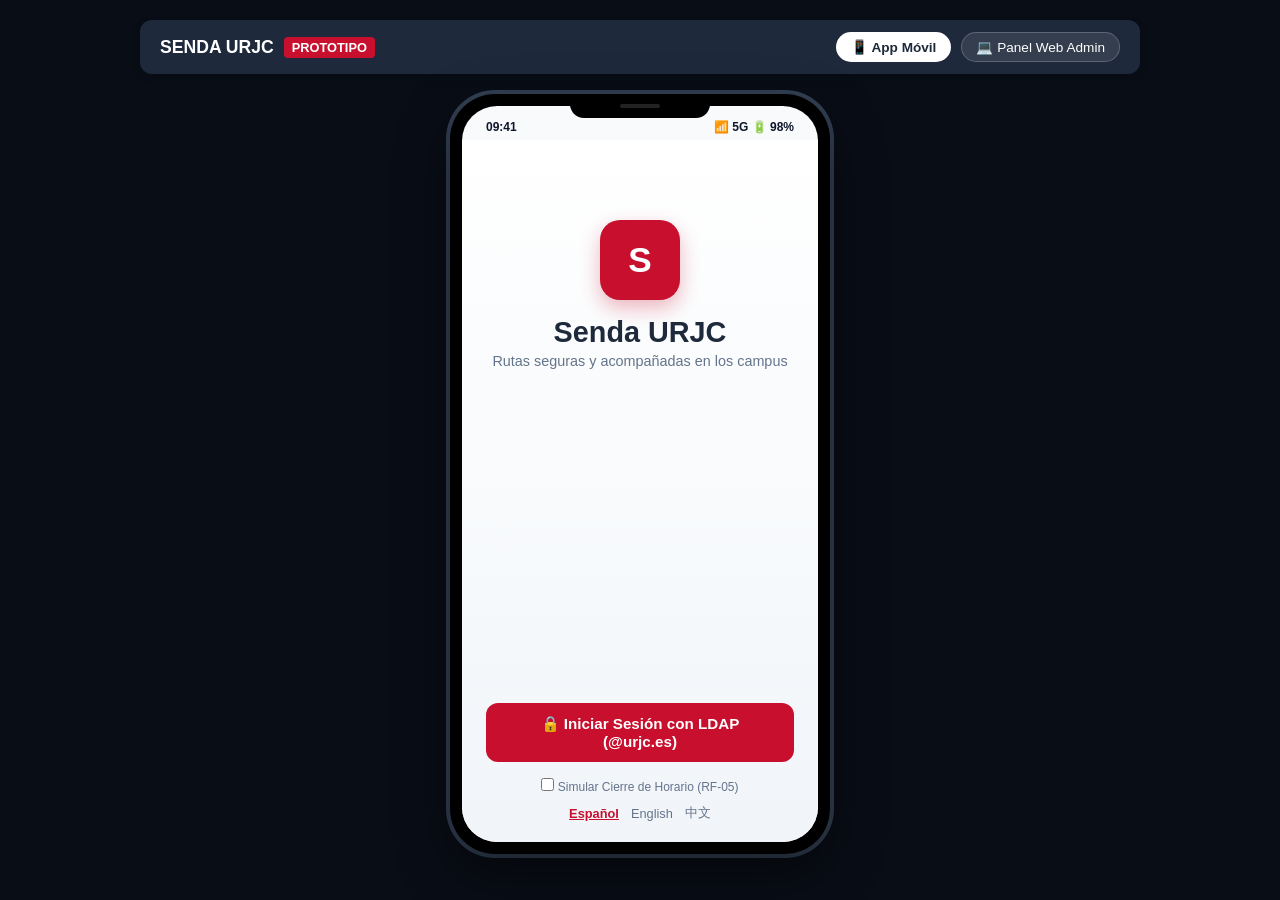
<file: demo/p3.html>
<!DOCTYPE html>
<html lang="es">
<head>
    <meta charset="UTF-8">
    <meta name="viewport" content="width=device-width, initial-scale=1.0">
    <title>Senda URJC - Prototipo Interactivo UI/UX</title>
    <style>
        :root {
            --primary-red: #c8102e;
            --primary-red-hover: #a00c24;
            --dark-navy: #1e293b;
            --light-bg: #f8fafc;
            --card-bg: #ffffff;
            --text-main: #0f172a;
            --text-muted: #64748b;
            --border-color: #e2e8f0;
            --success-green: #10b981;
            --warning-amber: #f59e0b;
            --danger-red: #ef4444;
            --radius-sm: 8px;
            --radius-md: 12px;
            --radius-lg: 20px;
            --shadow: 0 4px 12px rgba(0, 0, 0, 0.08);
            --shadow-lg: 0 10px 25px rgba(0, 0, 0, 0.15);
        }

        * {
            box-sizing: border-box;
            margin: 0;
            padding: 0;
            font-family: -apple-system, BlinkMacSystemFont, "Segoe UI", Roboto, Helvetica, Arial, sans-serif;
            -webkit-tap-highlight-color: transparent;
        }

        body {
            background-color: #090d16;
            color: var(--text-main);
            display: flex;
            flex-direction: column;
            align-items: center;
            min-height: 100vh;
            padding: 20px 10px;
        }

        /* Mode Switcher Bar Header */
        header.sys-header {
            width: 100%;
            max-width: 1000px;
            background: #1e293b;
            color: #fff;
            padding: 12px 20px;
            border-radius: var(--radius-md);
            margin-bottom: 20px;
            display: flex;
            justify-content: space-between;
            align-items: center;
            box-shadow: var(--shadow);
        }

        .sys-title {
            display: flex;
            align-items: center;
            gap: 10px;
            font-size: 1.1rem;
            font-weight: 700;
        }

        .sys-title span {
            background: var(--primary-red);
            padding: 3px 8px;
            border-radius: 4px;
            font-size: 0.8rem;
        }

        .sys-controls {
            display: flex;
            gap: 10px;
            align-items: center;
        }

        .sys-btn {
            background: rgba(255, 255, 255, 0.1);
            color: #fff;
            border: 1px solid rgba(255, 255, 255, 0.2);
            padding: 6px 14px;
            border-radius: 20px;
            font-size: 0.85rem;
            cursor: pointer;
            transition: all 0.2s ease;
        }

        .sys-btn:hover, .sys-btn.active {
            background: #fff;
            color: var(--dark-navy);
            font-weight: 600;
        }

        /* Container Workspaces */
        .workspace {
            display: none;
            width: 100%;
            max-width: 1000px;
            justify-content: center;
        }

        .workspace.active {
            display: flex;
        }

        /* Mobile Viewport Simulation */
        .phone-container {
            width: 380px;
            height: 760px;
            background: #000;
            border-radius: 45px;
            padding: 12px;
            box-shadow: 0 20px 50px rgba(0,0,0,0.5), 0 0 0 4px #334155;
            position: relative;
        }

        .phone-screen {
            width: 100%;
            height: 100%;
            background: var(--light-bg);
            border-radius: 35px;
            overflow: hidden;
            position: relative;
            display: flex;
            flex-direction: column;
        }

        .phone-notch {
            position: absolute;
            top: 0;
            left: 50%;
            transform: translateX(-50%);
            width: 140px;
            height: 24px;
            background: #000;
            border-bottom-left-radius: 14px;
            border-bottom-right-radius: 14px;
            z-index: 1000;
            display: flex;
            justify-content: center;
            align-items: center;
        }

        .phone-notch::after {
            content: '';
            width: 40px;
            height: 4px;
            background: #222;
            border-radius: 2px;
        }

        .phone-status-bar {
            height: 34px;
            padding: 8px 24px 0 24px;
            display: flex;
            justify-content: space-between;
            align-items: center;
            font-size: 0.75rem;
            font-weight: 600;
            color: var(--text-main);
            z-index: 999;
        }

        .app-screen {
            display: none;
            flex-direction: column;
            width: 100%;
            height: calc(100% - 34px);
            position: relative;
            overflow-y: auto;
        }

        .app-screen.active {
            display: flex;
        }

        /* Common Elements & Helper Classes */
        .btn {
            display: inline-flex;
            align-items: center;
            justify-content: center;
            padding: 12px 20px;
            border-radius: var(--radius-md);
            font-size: 0.95rem;
            font-weight: 600;
            border: none;
            cursor: pointer;
            transition: background 0.2s, transform 0.1s;
            gap: 8px;
            text-decoration: none;
        }

        .btn:active {
            transform: scale(0.98);
        }

        .btn-primary {
            background: var(--primary-red);
            color: #fff;
        }

        .btn-primary:hover {
            background: var(--primary-red-hover);
        }

        .btn-secondary {
            background: #e2e8f0;
            color: var(--text-main);
        }

        .btn-danger {
            background: var(--danger-red);
            color: #fff;
        }

        .btn-block {
            width: 100%;
        }

        .card {
            background: var(--card-bg);
            border-radius: var(--radius-md);
            padding: 16px;
            box-shadow: var(--shadow);
            border: 1px solid var(--border-color);
            margin-bottom: 12px;
        }

        .badge {
            display: inline-flex;
            align-items: center;
            padding: 4px 8px;
            border-radius: 12px;
            font-size: 0.75rem;
            font-weight: 700;
        }

        .badge-success { background: #d1fae5; color: #065f46; }
        .badge-warning { background: #fef3c7; color: #92400e; }
        .badge-danger { background: #fee2e2; color: #991b1b; }

        /* P-01 Login Mobile */
        #p-01 {
            padding: 40px 24px 20px 24px;
            justify-content: space-between;
            background: linear-gradient(180deg, #ffffff 0%, #f1f5f9 100%);
        }

        .brand-section {
            text-align: center;
            margin-top: 40px;
        }

        .brand-logo {
            width: 80px;
            height: 80px;
            background: var(--primary-red);
            color: white;
            border-radius: 20px;
            display: flex;
            align-items: center;
            justify-content: center;
            font-size: 2.2rem;
            font-weight: 900;
            margin: 0 auto 16px auto;
            box-shadow: 0 8px 20px rgba(200, 16, 46, 0.3);
        }

        .brand-title {
            font-size: 1.8rem;
            font-weight: 800;
            color: var(--dark-navy);
        }

        .brand-subtitle {
            font-size: 0.9rem;
            color: var(--text-muted);
            margin-top: 4px;
        }

        .time-lock-banner {
            background: #fffbebf5;
            border: 1px solid var(--warning-amber);
            border-radius: var(--radius-md);
            padding: 12px;
            display: flex;
            gap: 10px;
            align-items: flex-start;
            font-size: 0.8rem;
            color: #78350f;
            margin-bottom: 16px;
        }

        .lang-selector {
            display: flex;
            justify-content: center;
            gap: 12px;
            margin-top: 10px;
        }

        .lang-btn {
            background: none;
            border: none;
            font-size: 0.8rem;
            color: var(--text-muted);
            cursor: pointer;
        }

        .lang-btn.active {
            color: var(--primary-red);
            font-weight: bold;
            text-decoration: underline;
        }

        /* P-02 Map View Core */
        .map-container {
            position: absolute;
            top: 0;
            left: 0;
            width: 100%;
            height: 100%;
            background: #e5e3df;
            overflow: hidden;
        }

        /* Vector Simulated Map */
        .map-svg {
            width: 100%;
            height: 100%;
            object-fit: cover;
        }

        .map-overlay-top {
            position: absolute;
            top: 10px;
            left: 16px;
            right: 16px;
            z-index: 10;
        }

        .search-box {
            background: white;
            border-radius: 30px;
            padding: 10px 18px;
            box-shadow: var(--shadow-lg);
            display: flex;
            align-items: center;
            gap: 10px;
        }

        .search-box input {
            border: none;
            outline: none;
            width: 100%;
            font-size: 0.9rem;
        }

        .search-results {
            background: white;
            border-radius: var(--radius-md);
            margin-top: 8px;
            box-shadow: var(--shadow-lg);
            overflow: hidden;
            display: none;
        }

        .search-item {
            padding: 12px 16px;
            border-bottom: 1px solid var(--border-color);
            font-size: 0.85rem;
            cursor: pointer;
            display: flex;
            justify-content: space-between;
            align-items: center;
        }

        .search-item:hover {
            background: var(--light-bg);
        }

        .map-banner-degraded {
            background: rgba(245, 158, 11, 0.95);
            color: white;
            font-size: 0.75rem;
            padding: 6px 12px;
            border-radius: 20px;
            margin-top: 8px;
            text-align: center;
            box-shadow: var(--shadow);
            display: flex;
            align-items: center;
            justify-content: center;
            gap: 6px;
        }

        .map-controls-right {
            position: absolute;
            right: 16px;
            bottom: 100px;
            display: flex;
            flex-direction: column;
            gap: 10px;
            z-index: 10;
        }

        .fab-btn {
            width: 48px;
            height: 48px;
            border-radius: 50%;
            background: white;
            color: var(--dark-navy);
            box-shadow: var(--shadow-lg);
            display: flex;
            align-items: center;
            justify-content: center;
            border: none;
            cursor: pointer;
            font-size: 1.2rem;
        }

        .fab-btn.active-volunteer {
            background: #10b981;
            color: white;
        }

        .map-bottom-bar {
            position: absolute;
            bottom: 20px;
            left: 16px;
            right: 16px;
            z-index: 10;
        }

        /* P-03 Route Selection Overlay */
        .route-drawer {
            position: absolute;
            bottom: 0;
            left: 0;
            right: 0;
            background: white;
            border-top-left-radius: var(--radius-lg);
            border-top-right-radius: var(--radius-lg);
            padding: 20px 16px 24px 16px;
            box-shadow: 0 -10px 25px rgba(0,0,0,0.15);
            z-index: 20;
        }

        .route-option {
            border: 2px solid var(--border-color);
            border-radius: var(--radius-md);
            padding: 12px 14px;
            margin-bottom: 10px;
            cursor: pointer;
            transition: all 0.2s;
            display: flex;
            justify-content: space-between;
            align-items: center;
        }

        .route-option.selected {
            border-color: var(--primary-red);
            background: #fff5f5;
        }

        .route-info h4 {
            font-size: 0.95rem;
            color: var(--dark-navy);
        }

        .route-info p {
            font-size: 0.8rem;
            color: var(--text-muted);
            margin-top: 2px;
        }

        .is-score {
            text-align: right;
        }

        .is-val {
            font-size: 1.3rem;
            font-weight: 800;
            color: var(--primary-red);
        }

        .is-label {
            font-size: 0.65rem;
            color: var(--text-muted);
            text-transform: uppercase;
        }

        /* P-04 Active Navigation & Pre-alert Overlay */
        .nav-hud {
            position: absolute;
            top: 10px;
            left: 16px;
            right: 16px;
            background: var(--dark-navy);
            color: white;
            padding: 14px;
            border-radius: var(--radius-md);
            z-index: 10;
            box-shadow: var(--shadow-lg);
        }

        .nav-hud-title {
            font-size: 0.8rem;
            color: #94a3b8;
            text-transform: uppercase;
        }

        .nav-hud-instruction {
            font-size: 1.05rem;
            font-weight: 700;
            margin-top: 2px;
        }

        .pre-alert-overlay {
            position: absolute;
            top: 0;
            left: 0;
            width: 100%;
            height: 100%;
            background: rgba(15, 23, 42, 0.95);
            z-index: 100;
            padding: 24px;
            display: none;
            flex-direction: column;
            justify-content: center;
            align-items: center;
            color: white;
            text-align: center;
        }

        .pre-alert-overlay.active {
            display: flex;
        }

        .countdown-circle {
            width: 110px;
            height: 110px;
            border-radius: 50%;
            border: 6px solid var(--danger-red);
            display: flex;
            align-items: center;
            justify-content: center;
            font-size: 2.5rem;
            font-weight: 900;
            margin: 20px 0;
            animation: pulse 1s infinite alternate;
        }

        @keyframes pulse {
            0% { transform: scale(1); box-shadow: 0 0 0 0 rgba(239, 68, 68, 0.4); }
            100% { transform: scale(1.05); box-shadow: 0 0 0 14px rgba(239, 68, 68, 0); }
        }

        /* P-05 Profile Settings */
        .screen-header {
            padding: 16px 20px;
            background: white;
            border-bottom: 1px solid var(--border-color);
            display: flex;
            align-items: center;
            gap: 12px;
        }

        .screen-header h2 {
            font-size: 1.1rem;
            color: var(--dark-navy);
        }

        .screen-body {
            padding: 16px;
            flex: 1;
            overflow-y: auto;
        }

        .toggle-row {
            display: flex;
            justify-content: space-between;
            align-items: center;
            padding: 8px 0;
        }

        .switch {
            position: relative;
            display: inline-block;
            width: 46px;
            height: 26px;
        }

        .switch input { opacity: 0; width: 0; height: 0; }

        .slider {
            position: absolute;
            cursor: pointer;
            top: 0; left: 0; right: 0; bottom: 0;
            background-color: #cbd5e1;
            transition: .3s;
            border-radius: 26px;
        }

        .slider:before {
            position: absolute;
            content: "";
            height: 20px;
            width: 20px;
            left: 3px;
            bottom: 3px;
            background-color: white;
            transition: .3s;
            border-radius: 50%;
        }

        input:checked + .slider { background-color: var(--primary-red); }
        input:checked + .slider:before { transform: translateX(20px); }

        .contact-item {
            display: flex;
            justify-content: space-between;
            align-items: center;
            padding: 10px 0;
            border-bottom: 1px solid var(--border-color);
            font-size: 0.85rem;
        }

        /* P-06 Incident Reporting Modal */
        .category-grid {
            display: grid;
            grid-template-columns: 1fr 1fr;
            gap: 10px;
            margin: 12px 0;
        }

        .cat-btn {
            padding: 12px 8px;
            border: 1px solid var(--border-color);
            border-radius: var(--radius-md);
            background: white;
            font-size: 0.8rem;
            cursor: pointer;
            text-align: center;
        }

        .cat-btn.selected {
            border-color: var(--primary-red);
            background: #fff5f5;
            color: var(--primary-red);
            font-weight: 700;
        }

        /* Web Desktop Layout (P-08, P-09, P-10) */
        .web-container {
            width: 100%;
            background: white;
            border-radius: var(--radius-md);
            min-height: 680px;
            box-shadow: var(--shadow-lg);
            display: flex;
            overflow: hidden;
        }

        .web-sidebar {
            width: 240px;
            background: var(--dark-navy);
            color: white;
            padding: 20px 0;
            display: flex;
            flex-direction: column;
        }

        .web-brand {
            padding: 0 20px 20px 20px;
            border-bottom: 1px solid #334155;
            font-size: 1.1rem;
            font-weight: 800;
            color: white;
            display: flex;
            align-items: center;
            gap: 8px;
        }

        .web-menu {
            list-style: none;
            margin-top: 15px;
            flex: 1;
        }

        .web-menu-item {
            padding: 12px 20px;
            font-size: 0.88rem;
            color: #94a3b8;
            cursor: pointer;
            display: flex;
            align-items: center;
            gap: 10px;
            transition: all 0.2s;
        }

        .web-menu-item:hover, .web-menu-item.active {
            background: rgba(255, 255, 255, 0.08);
            color: white;
            border-left: 4px solid var(--primary-red);
        }

        .web-content {
            flex: 1;
            background: var(--light-bg);
            padding: 24px;
            overflow-y: auto;
        }

        .web-header {
            display: flex;
            justify-content: space-between;
            align-items: center;
            margin-bottom: 24px;
        }

        .web-title {
            font-size: 1.4rem;
            font-weight: 700;
            color: var(--dark-navy);
        }

        .stats-grid {
            display: grid;
            grid-template-columns: repeat(3, 1fr);
            gap: 16px;
            margin-bottom: 24px;
        }

        .stat-card {
            background: white;
            padding: 16px;
            border-radius: var(--radius-md);
            border: 1px solid var(--border-color);
            box-shadow: var(--shadow);
        }

        .stat-card h3 {
            font-size: 0.8rem;
            color: var(--text-muted);
            text-transform: uppercase;
        }

        .stat-card .value {
            font-size: 1.8rem;
            font-weight: 800;
            color: var(--dark-navy);
            margin-top: 6px;
        }

        .slider-group {
            margin-bottom: 20px;
        }

        .slider-label {
            display: flex;
            justify-content: space-between;
            font-size: 0.88rem;
            font-weight: 600;
            margin-bottom: 6px;
        }

        .range-slider {
            width: 100%;
            height: 6px;
            border-radius: 3px;
            background: #cbd5e1;
            outline: none;
        }

        .range-slider::-webkit-slider-thumb {
            -webkit-appearance: none;
            appearance: none;
            width: 18px;
            height: 18px;
            border-radius: 50%;
            background: var(--primary-red);
            cursor: pointer;
        }

        /* Form Controls */
        .form-group {
            margin-bottom: 14px;
        }

        .form-group label {
            display: block;
            font-size: 0.8rem;
            font-weight: 600;
            margin-bottom: 4px;
            color: var(--text-main);
        }

        .form-control {
            width: 100%;
            padding: 10px 12px;
            border: 1px solid var(--border-color);
            border-radius: var(--radius-sm);
            font-size: 0.88rem;
            outline: none;
        }

        .form-control:focus {
            border-color: var(--primary-red);
        }

        /* Toast Notifications */
        .toast {
            position: fixed;
            bottom: 20px;
            right: 20px;
            background: var(--dark-navy);
            color: white;
            padding: 12px 20px;
            border-radius: var(--radius-md);
            box-shadow: var(--shadow-lg);
            font-size: 0.85rem;
            z-index: 9999;
            display: none;
            align-items: center;
            gap: 10px;
        }
    </style>
</head>
<body>

    <!-- Main Header Switcher -->
    <header class="sys-header">
        <div class="sys-title">
            SENDA URJC <span>PROTOTIPO</span>
        </div>
        <div class="sys-controls">
            <button class="sys-btn active" onclick="switchEnvironment('mobile')">📱 App Móvil</button>
            <button class="sys-btn" onclick="switchEnvironment('web')">💻 Panel Web Admin</button>
        </div>
    </header>

    <!-- WORKSPACE 1: MOBILE APP -->
    <div id="mobile-workspace" class="workspace active">
        <div class="phone-container">
            <div class="phone-notch"></div>
            <div class="phone-screen">
                <div class="phone-status-bar">
                    <span>09:41</span>
                    <span>📶 5G 🔋 98%</span>
                </div>

                <!-- P-01: LOGIN SSO & TIME LOCK -->
                <div id="p-01" class="app-screen active">
                    <div class="brand-section">
                        <div class="brand-logo">S</div>
                        <h1 class="brand-title">Senda URJC</h1>
                        <p class="brand-subtitle">Rutas seguras y acompañadas en los campus</p>
                    </div>

                    <div>
                        <!-- Time Restricction Lock Warning (RF-05) -->
                        <div id="time-lock-notice" class="time-lock-banner" style="display: none;">
                            <span>⚠️</span>
                            <div>
                                <strong>Servicio Fuera de Horario</strong><br>
                                El horario operativo de Senda URJC es de 07:00 a 23:00 h. Las solicitudes de ruta están temporalmente bloqueadas.
                            </div>
                        </div>

                        <button id="sso-login-btn" class="btn btn-primary btn-block" onclick="handleSSOLogin()">
                            🔒 Iniciar Sesión con LDAP (@urjc.es)
                        </button>

                        <div style="margin-top: 15px; text-align: center;">
                            <label style="font-size: 0.75rem; color: var(--text-muted); cursor: pointer;">
                                <input type="checkbox" id="toggle-time-lock" onchange="toggleTimeLockSim(this.checked)"> Simular Cierre de Horario (RF-05)
                            </label>
                        </div>

                        <div class="lang-selector">
                            <button class="lang-btn active">Español</button>
                            <button class="lang-btn">English</button>
                            <button class="lang-btn">中文</button>
                        </div>
                    </div>
                </div>

                <!-- P-02: MAPA CORE & SEARCH -->
                <div id="p-02" class="app-screen">
                    <div class="map-container">
                        <!-- SVG Vector Map Graphic -->
                        <svg class="map-svg" viewBox="0 0 400 700" preserveAspectRatio="none">
                            <rect width="400" height="700" fill="#f1f5f9"/>
                            <!-- Roads & Campus Area -->
                            <path d="M -50 200 Q 150 220 450 180" stroke="#cbd5e1" stroke-width="25" fill="none"/>
                            <path d="M 200 -50 Q 180 350 220 750" stroke="#cbd5e1" stroke-width="30" fill="none"/>
                            <rect x="80" y="260" width="220" height="250" rx="15" fill="#e2e8f0" stroke="#94a3b8" stroke-dasharray="4"/>
                            <text x="130" y="290" fill="#64748b" font-size="12" font-weight="bold">CAMPUS MOSTOLES</text>
                            
                            <!-- POIs within 500m (RF-04) -->
                            <circle cx="60" cy="190" r="14" fill="#3b82f6"/>
                            <text x="54" y="194" fill="white" font-size="10" font-weight="bold">🚌</text>
                            
                            <circle cx="330" cy="170" r="14" fill="#059669"/>
                            <text x="324" y="174" fill="white" font-size="10" font-weight="bold">🅿️</text>

                            <!-- User Position -->
                            <circle cx="195" cy="460" r="10" fill="#c8102e" stroke="white" stroke-width="3"/>
                            <circle cx="195" cy="460" r="22" fill="rgba(200, 16, 46, 0.2)"/>
                        </svg>

                        <!-- Top Overlay: Search Bar -->
                        <div class="map-overlay-top">
                            <div class="search-box">
                                <span>🔍</span>
                                <input type="text" id="dest-input" placeholder="¿A dónde quieres ir? (Ej. Metro, Aulario)" onfocus="showSearchResults()" oninput="filterSearchResults()">
                            </div>
                            <div id="search-results" class="search-results">
                                <div class="search-item" onclick="selectDestination('Aulario III - Campus Móstoles')">
                                    <div><strong>Aulario III</strong><br><small style="color:var(--text-muted)">Dentro del campus</small></div>
                                    <span class="badge badge-success">0 m</span>
                                </div>
                                <div class="search-item" onclick="selectDestination('Estación Metro Universidad Rey Juan Carlos')">
                                    <div><strong>Metro Móstoles El Soto</strong><br><small style="color:var(--text-muted)">POI Exterior (RF-04)</small></div>
                                    <span class="badge badge-warning">320 m</span>
                                </div>
                                <div class="search-item" onclick="selectDestination('Aparcamiento P2 Norte')">
                                    <div><strong>Aparcamiento P2 Norte</strong><br><small style="color:var(--text-muted)">POI Exterior (RF-04)</small></div>
                                    <span class="badge badge-warning">450 m</span>
                                </div>
                            </div>

                            <!-- IoT Degraded Mode Warning (RNF-DISP-02) -->
                            <div id="iot-degraded-banner" class="map-banner-degraded" style="display: none;">
                                <span>⚠️ Datos de iluminación en tiempo real no disponibles (Modo histórico activo)</span>
                            </div>
                        </div>

                        <!-- Right Floating Action Buttons -->
                        <div class="map-controls-right">
                            <button class="fab-btn" title="Perfil / Ajustes" onclick="navigateTo('p-05')">⚙️</button>
                            <button class="fab-btn" title="Reportar Incidencia" onclick="navigateTo('p-06')">🚨</button>
                            <button id="vol-mode-btn" class="fab-btn" title="Modo Voluntario" onclick="toggleVolunteerMode()">🤝</button>
                        </div>

                        <!-- Bottom Navigation Drawer Trigger -->
                        <div class="map-bottom-bar">
                            <div class="card" style="display: flex; justify-content: space-between; align-items: center; margin-bottom:0;">
                                <div>
                                    <div style="font-size:0.75rem; color:var(--text-muted)">ESTADO DEL SERVICIO</div>
                                    <div style="font-size:0.85rem; font-weight:700; color:var(--success-green);">● Operativo (07:00 - 23:00)</div>
                                </div>
                                <button class="btn btn-secondary" style="padding: 6px 12px; font-size: 0.8rem;" onclick="toggleIoTDegradedSim()">Simular Fallo IoT</button>
                            </div>
                        </div>
                    </div>
                </div>

                <!-- P-03: SELECCIÓN DE RUTAS SEGURO (RF-03, RF-02) -->
                <div id="p-03" class="app-screen">
                    <div class="map-container">
                        <!-- SVG Map with Rendered Routes -->
                        <svg class="map-svg" viewBox="0 0 400 700">
                            <rect width="400" height="700" fill="#f1f5f9"/>
                            <path d="M 200 460 L 200 320 L 140 250" stroke="#10b981" stroke-width="6" fill="none" stroke-linecap="round"/>
                            <path d="M 200 460 L 260 400 L 250 240 L 140 250" stroke="#f59e0b" stroke-width="4" stroke-dasharray="6" fill="none"/>
                            <!-- Destination Pin -->
                            <circle cx="140" cy="250" r="8" fill="#c8102e"/>
                        </svg>

                        <!-- Route Cards Drawer -->
                        <div class="route-drawer">
                            <div style="display:flex; justify-content:space-between; align-items:center; margin-bottom:12px;">
                                <h3 style="font-size:1rem; color:var(--dark-navy);">Rutas Recomendadas</h3>
                                <span id="mobility-badge" class="badge badge-success" style="display:none;">♿ Movilidad Reducida Activa</span>
                            </div>

                            <!-- Route 1 -->
                            <div class="route-option selected" onclick="selectRouteCard(this)">
                                <div class="route-info">
                                    <h4>Ruta 1: Máxima Iluminación</h4>
                                    <p>450 metros • 6 min a pie</p>
                                    <small style="color:var(--success-green); font-size:0.7rem;">✔ Acceso adaptado sin escaleras</small>
                                </div>
                                <div class="is-score">
                                    <div class="is-val">94</div>
                                    <div class="is-label">Índice IS</div>
                                </div>
                            </div>

                            <!-- Route 2 -->
                            <div class="route-option" onclick="selectRouteCard(this)">
                                <div class="route-info">
                                    <h4>Ruta 2: Vía Principal Campus</h4>
                                    <p>520 metros • 7 min a pie</p>
                                    <small style="color:var(--text-muted); font-size:0.7rem;">Mucha afluencia de personas</small>
                                </div>
                                <div class="is-score">
                                    <div class="is-val" style="color:var(--warning-amber);">82</div>
                                    <div class="is-label">Índice IS</div>
                                </div>
                            </div>

                            <!-- Route 3 -->
                            <div class="route-option" onclick="selectRouteCard(this)">
                                <div class="route-info">
                                    <h4>Ruta 3: Trayecto Directo</h4>
                                    <p>380 metros • 5 min a pie</p>
                                    <small style="color:var(--danger-red); font-size:0.7rem;">Tramo con menor luxometría</small>
                                </div>
                                <div class="is-score">
                                    <div class="is-val" style="color:var(--warning-amber);">71</div>
                                    <div class="is-label">Índice IS</div>
                                </div>
                            </div>

                            <button class="btn btn-primary btn-block" style="margin-top:10px;" onclick="startNavigation()">
                                ▶ Iniciar Trayecto Seguro
                            </button>
                        </div>
                    </div>
                </div>

                <!-- P-04: NAVEGACIÓN ACTIVA & PREALERTA (RF-06, RF-07, RF-08) -->
                <div id="p-04" class="app-screen">
                    <div class="map-container">
                        <!-- Navigation HUD Top -->
                        <div class="nav-hud">
                            <div class="nav-hud-title">En Ruta hacia Aulario III</div>
                            <div class="nav-hud-instruction">En 50m gira a la izquierda por Paseo Iluminado</div>
                            <div style="display:flex; justify-content:space-between; margin-top:10px; font-size:0.8rem; border-top:1px solid #334155; padding-top:6px;">
                                <span>Distancia: 300m</span>
                                <span>IS: 94/100</span>
                                <span>ETA: 4 min</span>
                            </div>
                        </div>

                        <svg class="map-svg" viewBox="0 0 400 700">
                            <rect width="400" height="700" fill="#e5e3df"/>
                            <path d="M 200 460 L 200 320 Q 200 250 140 250" stroke="#10b981" stroke-width="8" fill="none"/>
                            <circle cx="200" cy="360" r="10" fill="#c8102e" stroke="white" stroke-width="3"/>
                        </svg>

                        <!-- Active Controls Bottom -->
                        <div class="map-bottom-bar">
                            <div style="display:grid; grid-template-columns: 1fr 1fr; gap:10px; margin-bottom:10px;">
                                <button class="btn btn-secondary" style="font-size:0.8rem;" onclick="navigateTo('p-06')">🚨 Incidencia</button>
                                <button class="btn btn-secondary" style="font-size:0.8rem;" onclick="navigateTo('p-07')">🤝 Voluntario</button>
                            </div>
                            <button class="btn btn-danger btn-block" onclick="triggerPreAlert('Desvío de ruta detectado (>2.0m)')">
                                ⚠️ Simular Anomalía / Desvío (RF-06)
                            </button>
                        </div>

                        <!-- Pre-Alert Overlay Window (RF-06, RF-08) -->
                        <div id="pre-alert-overlay" class="pre-alert-overlay">
                            <h2 style="color:var(--danger-red);">⚠️ PREALERTA EN DETECCIÓN</h2>
                            <p id="pre-alert-reason" style="font-size:0.85rem; margin-top:6px; color:#cbd5e1;">Anomalía en el trayecto</p>
                            
                            <div class="countdown-circle" id="countdown-timer">30</div>
                            
                            <p style="font-size:0.8rem; margin-bottom:16px;">Si no confirmas que estás bien en 30s, se enviará una alerta push con tu localización a tus contactos de confianza.</p>

                            <button class="btn btn-primary btn-block" style="background:#10b981; margin-bottom:10px;" onclick="cancelPreAlert()">
                                ✔ Estoy Bien (Cancelar Alerta)
                            </button>
                            
                            <div style="width:100%; display:flex; gap:8px;">
                                <input type="password" id="pin-input" class="form-control" placeholder="PIN Personal (4 dígitos)" maxlength="4" style="text-align:center;">
                                <button class="btn btn-secondary" onclick="cancelWithPin()">Validar PIN</button>
                            </div>
                        </div>
                    </div>
                </div>

                <!-- P-05: AJUSTES & PERFIL (RF-02, RF-07) -->
                <div id="p-05" class="app-screen">
                    <div class="screen-header">
                        <button class="btn btn-secondary" style="padding:4px 10px;" onclick="navigateTo('p-02')">←</button>
                        <h2>Perfil y Configuración</h2>
                    </div>
                    <div class="screen-body">
                        <!-- Mobility Needs Switch (RF-02) -->
                        <div class="card">
                            <div class="toggle-row">
                                <div>
                                    <strong>Movilidad Reducida / Accesibilidad</strong>
                                    <p style="font-size:0.75rem; color:var(--text-muted);">Evita escaleras y tramos no adaptados</p>
                                </div>
                                <label class="switch">
                                    <input type="checkbox" id="mobility-switch" onchange="toggleMobilitySetting(this.checked)">
                                    <span class="slider"></span>
                                </label>
                            </div>
                        </div>

                        <!-- Trusted Contacts (RF-07) -->
                        <div class="card">
                            <h3 style="font-size:0.95rem; margin-bottom:10px;">Contactos de Confianza (Máx. 3)</h3>
                            <div id="contacts-list">
                                <div class="contact-item">
                                    <span>laura.garcia@alumnos.urjc.es</span>
                                    <span style="color:var(--danger-red); cursor:pointer;" onclick="removeContact(this)">🗑️</span>
                                </div>
                                <div class="contact-item">
                                    <span>carlos.mora@urjc.es</span>
                                    <span style="color:var(--danger-red); cursor:pointer;" onclick="removeContact(this)">🗑️</span>
                                </div>
                            </div>
                            <div style="margin-top:12px; display:flex; gap:6px;">
                                <input type="email" id="new-contact-email" class="form-control" placeholder="@urjc.es">
                                <button class="btn btn-primary" style="padding:8px 12px; font-size:0.8rem;" onclick="addContact()">Añadir</button>
                            </div>
                        </div>

                        <!-- PIN Security -->
                        <div class="card">
                            <h3 style="font-size:0.95rem; margin-bottom:8px;">PIN de Seguridad</h3>
                            <input type="password" class="form-control" value="1234" maxlength="4" style="letter-spacing:4px; font-weight:bold;">
                        </div>
                    </div>
                </div>

                <!-- P-06: REPORTE INCIDENCIA (RF-09) -->
                <div id="p-06" class="app-screen">
                    <div class="screen-header">
                        <button class="btn btn-secondary" style="padding:4px 10px;" onclick="navigateTo('p-04')">←</button>
                        <h2>Reportar Incidencia</h2>
                    </div>
                    <div class="screen-body">
                        <div class="card">
                            <label style="font-size:0.8rem; font-weight:bold;">Categoría del suceso</label>
                            <div class="category-grid">
                                <div class="cat-btn selected" onclick="selectCategory(this)">💡 Luminaria Fundida</div>
                                <div class="cat-btn" onclick="selectCategory(this)">🚧 Obstáculo en Vía</div>
                                <div class="cat-btn" onclick="selectCategory(this)">👁️ Sensación Inseguridad</div>
                                <div class="cat-btn" onclick="selectCategory(this)">❓ Otros</div>
                            </div>

                            <div class="form-group">
                                <label>Descripción breve (Opcional)</label>
                                <textarea class="form-control" rows="3" placeholder="Detalla la situación..."></textarea>
                            </div>

                            <div class="form-group">
                                <label>Adjuntar Fotografía</label>
                                <button class="btn btn-secondary btn-block" style="border: 1px dashed var(--border-color);" onclick="showToast('📷 Cámara activada (Simulación)')">
                                    📷 Tomar / Subir Foto
                                </button>
                            </div>

                            <div style="font-size:0.75rem; color:var(--text-muted); margin-bottom:14px;">
                                📍 Posición enviada: 40.3349° N, 3.8767° W (Precisión 2m)
                            </div>

                            <button class="btn btn-primary btn-block" onclick="submitIncident()">
                                Enviar Reporte de Incidencia
                            </button>
                        </div>
                    </div>
                </div>

                <!-- P-07: VOLUNTARIADO ACOMPAÑAMIENTO (RF-10) -->
                <div id="p-07" class="app-screen">
                    <div class="screen-header">
                        <button class="btn btn-secondary" style="padding:4px 10px;" onclick="navigateTo('p-04')">←</button>
                        <h2>Red de Acompañamiento</h2>
                    </div>
                    <div class="screen-body">
                        <div class="card" style="text-align:center; padding:24px 16px;">
                            <div style="font-size:2.5rem; margin-bottom:10px;">🤝</div>
                            <h3>Solicitar Acompañante Presencial</h3>
                            <p style="font-size:0.8rem; color:var(--text-muted); margin: 8px 0 16px 0;">
                                Se enviará una notificación a los voluntarios registrados en un radio de 200 metros.
                            </p>
                            <button class="btn btn-primary btn-block" onclick="requestVolunteer()">
                                Buscar Voluntario Cercano (< 200m)
                            </button>
                        </div>

                        <!-- Volunteer Match Incoming Alert Card Simulation -->
                        <div id="volunteer-match-card" class="card" style="display:none; border-color:var(--success-green); background:#f0fdf4;">
                            <h4 style="color:var(--success-green); font-size:0.9rem;">¡Voluntario Encontrado!</h4>
                            <p style="font-size:0.8rem; margin-top:4px;">Pedro S. (PTGAS) se encuentra a 110 metros de tu posición.</p>
                            <button class="btn btn-primary btn-block" style="margin-top:10px; background:#059669;" onclick="showToast('Ruta de encuentro establecida')">
                                Ver Punto de Encuentro en Mapa
                            </button>
                        </div>
                    </div>
                </div>

            </div>
        </div>
    </div>

    <!-- WORKSPACE 2: WEB ADMIN PANEL (P-08, P-09, P-10) -->
    <div id="web-workspace" class="workspace">
        <!-- P-08: LOGIN WEB ADMIN -->
        <div id="p-08-web-login" class="web-container" style="max-width:450px; min-height:auto; margin:auto; padding:30px; display:block;">
            <div style="text-align:center; margin-bottom:20px;">
                <div class="brand-logo" style="width:60px; height:60px; font-size:1.8rem;">S</div>
                <h2 style="color:var(--dark-navy);">Senda URJC - Panel Admin</h2>
                <p style="font-size:0.8rem; color:var(--text-muted);">Acceso restringido a PDI y PTGAS (RF-11)</p>
            </div>
            
            <div class="form-group">
                <label>Usuario Institucional LDAP</label>
                <input type="text" id="web-user" class="form-control" value="miguel.admin@urjc.es">
            </div>
            <div class="form-group">
                <label>Contraseña</label>
                <input type="password" class="form-control" value="••••••••••••">
            </div>
            <button class="btn btn-primary btn-block" onclick="handleWebLogin()">
                Iniciar Sesión en Panel Admin
            </button>
        </div>

        <!-- DASHBOARD WEB CONTAINER (P-09 & P-10) -->
        <div id="web-dashboard" class="web-container" style="display:none;">
            <!-- Sidebar Navigation -->
            <div class="web-sidebar">
                <div class="web-brand">
                    <span>Senda Admin</span>
                </div>
                <ul class="web-menu">
                    <li class="web-menu-item active" onclick="switchWebTab('p-09')">📊 Analítica e Informes (RF-13)</li>
                    <li class="web-menu-item" onclick="switchWebTab('p-10')">⚙️ Algoritmo IS (RF-12)</li>
                </ul>
                <div style="padding:20px; font-size:0.75rem; color:#64748b;">
                    Usuario: PDI / PTGAS<br>
                    Sesión: Cifrada TLS 1.3
                </div>
            </div>

            <!-- Content Area -->
            <div class="web-content">
                <!-- P-09: DASHBOARD & REPORTING -->
                <div id="p-09" class="web-tab">
                    <div class="web-header">
                        <h1 class="web-title">Analítica e Informes Estadísticos</h1>
                        <button class="btn btn-secondary" onclick="exportReport()">📥 Exportar Informe (PDF/CSV)</button>
                    </div>

                    <!-- Metrics Grid -->
                    <div class="stats-grid">
                        <div class="stat-card">
                            <h3>Usuarios Activos Hoy</h3>
                            <div class="value">1,248</div>
                        </div>
                        <div class="stat-card">
                            <h3>Rutas Generadas</h3>
                            <div class="value">3,890</div>
                        </div>
                        <div class="stat-card">
                            <h3>Estado Telemetría IoT</h3>
                            <div class="value" style="color:var(--success-green); font-size:1.2rem;">● API Lumen Smart OK</div>
                        </div>
                    </div>

                    <!-- Heatmap Simulation Card -->
                    <div class="card" style="margin-bottom:20px;">
                        <h3 style="font-size:1rem; margin-bottom:10px;">Mapa de Calor de Incidencias & Tráfico de Rutas</h3>
                        <div style="width:100%; height:200px; background:#cbd5e1; border-radius:var(--radius-md); display:flex; align-items:center; justify-content:center; position:relative; overflow:hidden;">
                            <svg width="100%" height="100%" viewBox="0 0 600 200" preserveAspectRatio="none">
                                <rect width="600" height="200" fill="#e2e8f0"/>
                                <circle cx="150" cy="80" r="40" fill="rgba(239, 68, 68, 0.5)"/>
                                <circle cx="380" cy="120" r="60" fill="rgba(245, 158, 11, 0.4)"/>
                                <circle cx="220" cy="140" r="25" fill="rgba(239, 68, 68, 0.6)"/>
                            </svg>
                            <span style="position:absolute; background:white; padding:6px 12px; border-radius:20px; font-size:0.8rem; font-weight:bold; box-shadow:var(--shadow);">
                                📍 Mostrando densidad de campus Móstoles
                            </span>
                        </div>
                    </div>

                    <!-- IoT Telemetry Monitoring (RF-14) -->
                    <div class="card">
                        <h3 style="font-size:1rem; margin-bottom:10px;">Ingesta de Telemetría IoT (Lumen Smart LC400/LC200)</h3>
                        <table style="width:100%; font-size:0.85rem; border-collapse:collapse;">
                            <thead>
                                <tr style="text-align:left; border-bottom:2px solid var(--border-color);">
                                    <th style="padding:8px;">ID Luminaria</th>
                                    <th style="padding:8px;">Modelo</th>
                                    <th style="padding:8px;">Luminosidad (Lux)</th>
                                    <th style="padding:8px;">Detección Presencia</th>
                                    <th style="padding:8px;">Última Actualización</th>
                                </tr>
                            </thead>
                            <tbody>
                                <tr style="border-bottom:1px solid var(--border-color);">
                                    <td style="padding:8px;">LUM-MOST-042</td>
                                    <td style="padding:8px;">LC400</td>
                                    <td style="padding:8px; color:var(--success-green); font-weight:bold;">48 Lux</td>
                                    <td style="padding:8px;">Alta (14 paso/min)</td>
                                    <td style="padding:8px;">Hace 12 seg</td>
                                </tr>
                                <tr style="border-bottom:1px solid var(--border-color);">
                                    <td style="padding:8px;">LUM-MOST-089</td>
                                    <td style="padding:8px;">LC200</td>
                                    <td style="padding:8px; color:var(--warning-amber); font-weight:bold;">12 Lux</td>
                                    <td style="padding:8px;">Baja (2 paso/min)</td>
                                    <td style="padding:8px;">Hace 45 seg</td>
                                </tr>
                            </tbody>
                        </table>
                    </div>
                </div>

                <!-- P-10: PARAMETRIZACIÓN ALGORITMO IS (RF-12) -->
                <div id="p-10" class="web-tab" style="display:none;">
                    <div class="web-header">
                        <h1 class="web-title">Parametrización del Algoritmo del Índice de Seguridad (IS)</h1>
                    </div>

                    <div class="card" style="max-width:600px;">
                        <p style="font-size:0.85rem; color:var(--text-muted); margin-bottom:20px;">
                            Ajuste de los pesos ponderados para la fórmula matemática: <strong>W<sub>L</sub> + W<sub>A</sub> + W<sub>I</sub> = 1.0</strong>
                        </p>

                        <div class="form-group">
                            <label>Alcance de la Parametrización</label>
                            <select class="form-control">
                                <option>Global (Todos los Campus)</option>
                                <option>Campus Móstoles</option>
                                <option>Campus Fuenlabrada</option>
                                <option>Campus Alcorcón</option>
                            </select>
                        </div>

                        <!-- Slider 1 -->
                        <div class="slider-group">
                            <div class="slider-label">
                                <span>Ponderación de Luminosidad (W<sub>L</sub>)</span>
                                <span id="val-wl">0.50</span>
                            </div>
                            <input type="range" min="0" max="1" step="0.05" value="0.50" class="range-slider" oninput="updateSliders('wl', this.value)">
                        </div>

                        <!-- Slider 2 -->
                        <div class="slider-group">
                            <div class="slider-label">
                                <span>Ponderación de Afluencia (W<sub>A</sub>)</span>
                                <span id="val-wa">0.30</span>
                            </div>
                            <input type="range" min="0" max="1" step="0.05" value="0.30" class="range-slider" oninput="updateSliders('wa', this.value)">
                        </div>

                        <!-- Slider 3 -->
                        <div class="slider-group">
                            <div class="slider-label">
                                <span>Ponderación de Incidencias (W<sub>I</sub>)</span>
                                <span id="val-wi">0.20</span>
                            </div>
                            <input type="range" min="0" max="1" step="0.05" value="0.20" class="range-slider" oninput="updateSliders('wi', this.value)">
                        </div>

                        <div id="sum-warning" style="font-size:0.8rem; font-weight:bold; color:var(--success-green); margin-bottom:16px;">
                            ✔ Suma ponderada total: 1.00
                        </div>

                        <button class="btn btn-primary" onclick="saveAlgorithmParams()">
                            💾 Guardar y Aplicar Cambios en Backend
                        </button>
                    </div>
                </div>
            </div>
        </div>
    </div>

    <!-- Toast Notification Container -->
    <div id="toast" class="toast">
        <span id="toast-icon">ℹ️</span>
        <span id="toast-msg">Notificación del sistema</span>
    </div>

    <!-- JAVASCRIPT LOGIC -->
    <script>
        // State Management
        let isMobilityActive = false;
        let isTimeLocked = false;
        let isIoTDegraded = false;
        let alertCountdownInterval = null;
        let countdownValue = 30;

        // Switch Mobile/Web Environments
        function switchEnvironment(env) {
            document.querySelectorAll('.sys-btn').forEach(btn => btn.classList.remove('active'));
            document.querySelectorAll('.workspace').forEach(ws => ws.classList.remove('active'));

            if (env === 'mobile') {
                document.querySelectorAll('.sys-btn')[0].classList.add('active');
                document.getElementById('mobile-workspace').classList.add('active');
            } else {
                document.querySelectorAll('.sys-btn')[1].classList.add('active');
                document.getElementById('web-workspace').classList.add('active');
            }
        }

        // Navigation inside Mobile App Screens
        function navigateTo(screenId) {
            document.querySelectorAll('.app-screen').forEach(screen => screen.classList.remove('active'));
            document.getElementById(screenId).classList.add('active');
        }

        // Handle Login SSO
        function handleSSOLogin() {
            if (isTimeLocked) {
                showToast("❌ Servicio cerrado. Horario de 07:00 a 23:00 h.");
                return;
            }
            showToast("🔒 Autenticado mediante LDAP URJC");
            navigateTo('p-02');
        }

        // Simulators
        function toggleTimeLockSim(checked) {
            isTimeLocked = checked;
            const notice = document.getElementById('time-lock-notice');
            const btn = document.getElementById('sso-login-btn');
            if (checked) {
                notice.style.display = 'flex';
                btn.style.opacity = '0.5';
            } else {
                notice.style.display = 'none';
                btn.style.opacity = '1';
            }
        }

        function toggleIoTDegradedSim() {
            isIoTDegraded = !isIoTDegraded;
            const banner = document.getElementById('iot-degraded-banner');
            if (isIoTDegraded) {
                banner.style.display = 'flex';
                showToast("⚠️ API Lumen Smart no responde. Modo histórico activo (RNF-DISP-02)");
            } else {
                banner.style.display = 'none';
                showToast("✔ Datos IoT restablecidos en tiempo real");
            }
        }

        // Search Input Handling
        function showSearchResults() {
            document.getElementById('search-results').style.display = 'block';
        }

        function filterSearchResults() {
            showSearchResults();
        }

        function selectDestination(name) {
            document.getElementById('dest-input').value = name;
            document.getElementById('search-results').style.display = 'none';
            navigateTo('p-03');
        }

        // Mobility Switch (RF-02)
        function toggleMobilitySetting(checked) {
            isMobilityActive = checked;
            const badge = document.getElementById('mobility-badge');
            if (checked) {
                badge.style.display = 'inline-flex';
                showToast("♿ Accesibilidad activada: Se omitirán barreras y escaleras");
            } else {
                badge.style.display = 'none';
            }
        }

        function selectRouteCard(element) {
            document.querySelectorAll('.route-option').forEach(el => el.classList.remove('selected'));
            element.classList.add('selected');
        }

        function startNavigation() {
            navigateTo('p-04');
            showToast("▶ Navegación iniciada. Monitorizando posición (RF-06)");
        }

        // Pre-Alert Timed Routines (RF-06, RF-08)
        function triggerPreAlert(reason) {
            document.getElementById('pre-alert-reason').innerText = reason;
            document.getElementById('pre-alert-overlay').classList.add('active');
            countdownValue = 30;
            document.getElementById('countdown-timer').innerText = countdownValue;

            clearInterval(alertCountdownInterval);
            alertCountdownInterval = setInterval(() => {
                countdownValue--;
                document.getElementById('countdown-timer').innerText = countdownValue;
                if (countdownValue <= 0) {
                    clearInterval(alertCountdownInterval);
                    fireEmergencyAlert();
                }
            }, 1000);
        }

        function cancelPreAlert() {
            clearInterval(alertCountdownInterval);
            document.getElementById('pre-alert-overlay').classList.remove('active');
            showToast("✔ Prealerta cancelada. Estado normal (RF-08)");
        }

        function cancelWithPin() {
            const pin = document.getElementById('pin-input').value;
            if (pin === "1234") {
                cancelPreAlert();
                document.getElementById('pin-input').value = '';
            } else {
                showToast("❌ PIN incorrecto");
            }
        }

        function fireEmergencyAlert() {
            document.getElementById('pre-alert-overlay').classList.remove('active');
            showToast("🚨 ALERTA ENVIADA a 2 contactos de confianza con tu GPS (RF-07)");
        }

        // Incident Reporting
        function selectCategory(el) {
            document.querySelectorAll('.cat-btn').forEach(btn => btn.classList.remove('selected'));
            el.classList.add('selected');
        }

        function submitIncident() {
            showToast("📩 Incidencia registrada y enviada al panel web (RF-09)");
            navigateTo('p-04');
        }

        // Volunteer Network
        function toggleVolunteerMode() {
            const btn = document.getElementById('vol-mode-btn');
            btn.classList.toggle('active-volunteer');
            if (btn.classList.contains('active-volunteer')) {
                showToast("🤝 Modo Voluntario ACTIVADO. Recibirás avisos cercanos (RF-10)");
            } else {
                showToast("Modo Voluntario desactivado");
            }
        }

        function requestVolunteer() {
            showToast("🔍 Buscando voluntarios a menos de 200m...");
            setTimeout(() => {
                document.getElementById('volunteer-match-card').style.display = 'block';
            }, 1500);
        }

        // Contacts list management
        function addContact() {
            const input = document.getElementById('new-contact-email');
            const val = input.value.trim();
            if (val.endsWith('@urjc.es')) {
                const item = document.createElement('div');
                item.className = 'contact-item';
                item.innerHTML = `<span>${val}</span><span style="color:var(--danger-red); cursor:pointer;" onclick="removeContact(this)">🗑️</span>`;
                document.getElementById('contacts-list').appendChild(item);
                input.value = '';
                showToast("Contact añadido correctamente");
            } else {
                showToast("❌ Debe ser un correo institucional @urjc.es");
            }
        }

        function removeContact(el) {
            el.parentElement.remove();
            showToast("Contacto eliminado");
        }

        // Web Admin Switcher & Login
        function handleWebLogin() {
            document.getElementById('p-08-web-login').style.display = 'none';
            document.getElementById('web-dashboard').style.display = 'flex';
            showToast("Bienvenido al Panel de Administración (RF-11)");
        }

        function switchWebTab(tabId) {
            document.querySelectorAll('.web-menu-item').forEach(item => item.classList.remove('active'));
            event.currentTarget.classList.add('active');
            document.querySelectorAll('.web-tab').forEach(tab => tab.style.display = 'none');
            document.getElementById(tabId).style.display = 'block';
        }

        function updateSliders(type, val) {
            document.getElementById(`val-${type}`).innerText = parseFloat(val).toFixed(2);
            
            const wl = parseFloat(document.getElementById('val-wl').innerText);
            const wa = parseFloat(document.getElementById('val-wa').innerText);
            const wi = parseFloat(document.getElementById('val-wi').innerText);
            const sum = (wl + wa + wi).toFixed(2);

            const warn = document.getElementById('sum-warning');
            if (sum === "1.00") {
                warn.innerText = "✔ Suma ponderada total: 1.00";
                warn.style.color = "var(--success-green)";
            } else {
                warn.innerText = `⚠️ Suma actual: ${sum} (Debe sumar exactamente 1.00)`;
                warn.style.color = "var(--danger-red)";
            }
        }

        function saveAlgorithmParams() {
            showToast("💾 Parámetros actualizados en el microservicio (RF-12, RNF-MAN-01)");
        }

        function exportReport() {
            showToast("📥 Generando y descargando informe en PDF/CSV disociado (RF-13, RNF-SEG-02)");
        }

        // Toast Helper
        function showToast(message) {
            const toast = document.getElementById('toast');
            document.getElementById('toast-msg').innerText = message;
            toast.style.display = 'flex';
            setTimeout(() => {
                toast.style.display = 'none';
            }, 3000);
        }
    </script>
</body>
</html>
</file>
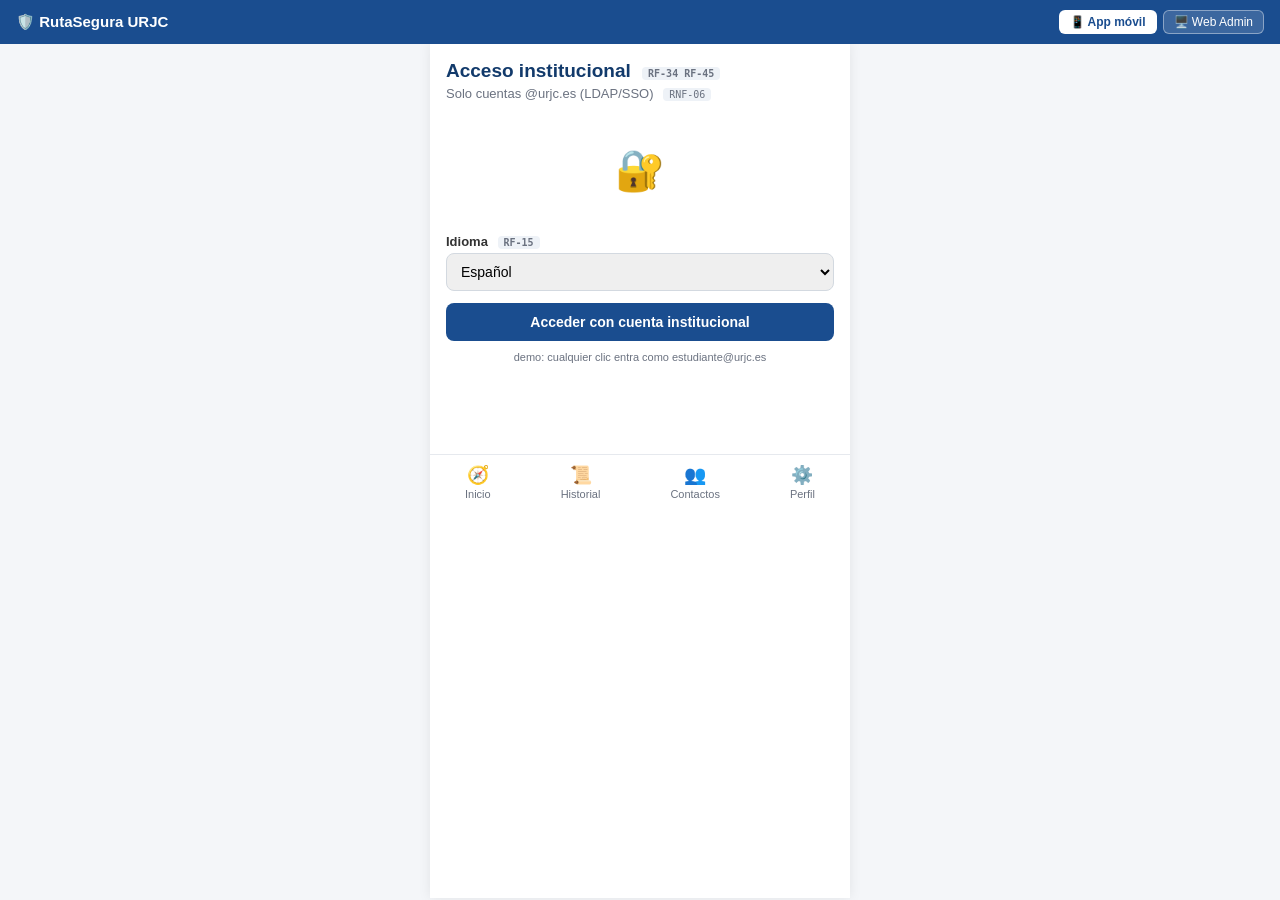
<file: demo/p4.html>
<!DOCTYPE html>
<html lang="es">
<head>
<meta charset="UTF-8">
<meta name="viewport" content="width=device-width, initial-scale=1.0">
<title>Prototipo Navegable - Sistema de Rutas Seguras URJC</title>
<style>
  :root{
    --primary:#1a4d8f;
    --primary-dark:#123a6b;
    --accent:#2e9e5b;
    --warn:#e0a800;
    --danger:#c0392b;
    --bg:#f4f6f9;
    --card:#ffffff;
    --text:#1e2430;
    --muted:#6b7280;
    --radius:10px;
  }
  *{box-sizing:border-box;}
  body{margin:0;font-family:'Segoe UI',Arial,sans-serif;background:var(--bg);color:var(--text);}
  header.topbar{
    background:var(--primary);color:#fff;padding:10px 16px;
    display:flex;justify-content:space-between;align-items:center;
    position:sticky;top:0;z-index:50;
  }
  header.topbar .title{font-weight:600;font-size:15px;}
  header.topbar select{padding:4px;border-radius:6px;border:none;}
  .mode-switch{display:flex;gap:6px;}
  .mode-switch button{
    background:rgba(255,255,255,.15);border:1px solid rgba(255,255,255,.4);
    color:#fff;border-radius:6px;padding:4px 10px;font-size:12px;cursor:pointer;
  }
  .mode-switch button.active{background:#fff;color:var(--primary);font-weight:600;}

  .app-shell{
    max-width:420px;margin:0 auto;background:var(--card);
    min-height:calc(100vh - 46px);position:relative;
    box-shadow:0 0 12px rgba(0,0,0,.08);
  }
  .app-shell.wide{max-width:920px;}

  .screen{display:none;padding:16px;padding-bottom:80px;animation:fade .15s ease-in;}
  .screen.active{display:block;}
  @keyframes fade{from{opacity:0}to{opacity:1}}

  h2.screen-title{margin:0 0 4px 0;font-size:19px;color:var(--primary-dark);}
  p.subtitle{margin:0 0 16px 0;color:var(--muted);font-size:13px;}

  .req-tag{
    display:inline-block;font-size:10px;background:#eef2f7;color:var(--muted);
    border-radius:4px;padding:1px 6px;margin-left:6px;font-family:monospace;
  }

  label{display:block;font-size:13px;margin:10px 0 4px;font-weight:600;color:#333;}
  input[type=text],input[type=number],input[type=search],select,textarea{
    width:100%;padding:9px 10px;border:1px solid #d3d9e0;border-radius:8px;font-size:14px;
  }
  input[type=range]{width:100%;}
  textarea{resize:vertical;min-height:60px;}

  .btn{
    display:inline-block;background:var(--primary);color:#fff;border:none;
    padding:11px 16px;border-radius:8px;font-size:14px;cursor:pointer;font-weight:600;
    width:100%;margin-top:12px;text-align:center;
  }
  .btn:hover{background:var(--primary-dark);}
  .btn.secondary{background:#fff;color:var(--primary);border:1px solid var(--primary);}
  .btn.danger{background:var(--danger);}
  .btn.accent{background:var(--accent);}
  .btn.small{width:auto;padding:6px 12px;font-size:12px;margin-top:0;}
  .btn.block-row{display:block;}
  .btn-row{display:flex;gap:8px;margin-top:12px;}
  .btn-row .btn{margin-top:0;}

  .card{
    background:#fff;border:1px solid #e6e9ee;border-radius:var(--radius);
    padding:12px;margin-bottom:10px;
  }
  .card.clickable{cursor:pointer;transition:box-shadow .15s;}
  .card.clickable:hover{box-shadow:0 2px 8px rgba(0,0,0,.08);}

  .route-card{display:flex;justify-content:space-between;align-items:center;}
  .route-info{flex:1;}
  .route-score{
    width:52px;height:52px;border-radius:50%;display:flex;align-items:center;justify-content:center;
    font-weight:700;font-size:15px;color:#fff;flex-shrink:0;margin-left:10px;
  }
  .score-high{background:var(--accent);}
  .score-mid{background:var(--warn);}
  .score-low{background:var(--danger);}

  .map-box{
    background:repeating-linear-gradient(45deg,#dbe6f0,#dbe6f0 10px,#e7eef5 10px,#e7eef5 20px);
    border-radius:8px;height:150px;display:flex;align-items:center;justify-content:center;
    color:var(--muted);font-size:12px;margin-bottom:10px;border:1px solid #cdd8e3;position:relative;
    overflow:hidden;
  }
  .map-dot{width:14px;height:14px;background:var(--primary);border-radius:50%;position:absolute;
    box-shadow:0 0 0 4px rgba(26,77,143,.25);}
  .map-line{position:absolute;height:3px;background:var(--accent);top:50%;left:10%;width:80%;}

  .bottom-nav{
    position:sticky;bottom:0;background:#fff;border-top:1px solid #e6e9ee;
    display:flex;justify-content:space-around;padding:8px 0;max-width:420px;margin:0 auto;
  }
  .nav-item{
    background:none;border:none;color:var(--muted);font-size:11px;cursor:pointer;
    display:flex;flex-direction:column;align-items:center;gap:2px;
  }
  .nav-item.active{color:var(--primary);font-weight:700;}
  .nav-item .ic{font-size:18px;}

  .banner{padding:10px 12px;border-radius:8px;font-size:13px;margin-bottom:12px;}
  .banner.warn{background:#fff6e0;color:#7a5a00;border:1px solid #f0d998;}
  .banner.danger{background:#fdeceb;color:var(--danger);border:1px solid #f3c6c1;}
  .banner.info{background:#eaf2fb;color:var(--primary-dark);border:1px solid #cddcf0;}

  .status-pill{font-size:11px;padding:2px 8px;border-radius:12px;font-weight:600;}
  .pill-abierta{background:#fdeceb;color:var(--danger);}
  .pill-en_curso{background:#fff6e0;color:#7a5a00;}
  .pill-resuelta{background:#e6f6ec;color:var(--accent);}

  table{width:100%;border-collapse:collapse;font-size:13px;}
  th,td{padding:8px;text-align:left;border-bottom:1px solid #eef1f4;}
  th{color:var(--muted);font-weight:600;font-size:12px;}
  tr.clickable-row{cursor:pointer;}
  tr.clickable-row:hover{background:#f7f9fc;}

  .toggle-row{display:flex;justify-content:space-between;align-items:center;padding:8px 0;border-bottom:1px solid #f0f2f5;}
  .switch{position:relative;width:42px;height:24px;flex-shrink:0;}
  .switch input{opacity:0;width:0;height:0;}
  .slider{position:absolute;cursor:pointer;inset:0;background:#ccc;border-radius:24px;transition:.2s;}
  .slider:before{content:"";position:absolute;height:18px;width:18px;left:3px;top:3px;background:#fff;border-radius:50%;transition:.2s;}
  input:checked + .slider{background:var(--accent);}
  input:checked + .slider:before{transform:translateX(18px);}

  .toast{
    position:fixed;bottom:90px;left:50%;transform:translateX(-50%);
    background:#222;color:#fff;padding:10px 18px;border-radius:20px;font-size:13px;
    z-index:200;opacity:0;transition:opacity .3s;pointer-events:none;
  }
  .toast.show{opacity:1;}

  .grid-2{display:grid;grid-template-columns:1fr 1fr;gap:8px;}

  .kpi{display:flex;gap:8px;margin-bottom:12px;flex-wrap:wrap;}
  .kpi .card{flex:1;min-width:110px;text-align:center;padding:14px 8px;}
  .kpi .num{font-size:22px;font-weight:700;color:var(--primary);}
  .kpi .lbl{font-size:11px;color:var(--muted);}

  .heatmap{
    display:grid;grid-template-columns:repeat(10,1fr);gap:2px;margin:10px 0;
  }
  .heatmap div{height:18px;border-radius:2px;}

  .filters{display:flex;gap:8px;margin-bottom:12px;flex-wrap:wrap;}
  .filters select{width:auto;flex:1;min-width:100px;}

  .badge-lang{font-size:11px;color:var(--muted);}

  .link-btn{background:none;border:none;color:var(--primary);cursor:pointer;font-size:13px;text-decoration:underline;padding:0;}

  .back-btn{background:none;border:none;color:var(--primary);font-size:13px;cursor:pointer;margin-bottom:8px;padding:0;}

  .weight-row{margin-bottom:14px;}
  .weight-row .value{font-size:12px;color:var(--muted);}

  footer.reqinfo{font-size:11px;color:#9aa3ad;margin-top:20px;border-top:1px dashed #dde3ea;padding-top:8px;}
</style>
</head>
<body>

<header class="topbar">
  <div class="title">🛡️ RutaSegura URJC</div>
  <div class="mode-switch">
    <button id="btnModeApp" class="active" onclick="setMode('app')">📱 App móvil</button>
    <button id="btnModeAdmin" onclick="setMode('admin')">🖥️ Web Admin</button>
  </div>
</header>

<div class="app-shell" id="appShell">

  <!-- ================= APP MÓVIL ================= -->

  <!-- A1 Login -->
  <section class="screen active" id="A1">
    <h2 class="screen-title">Acceso institucional <span class="req-tag">RF-34 RF-45</span></h2>
    <p class="subtitle">Solo cuentas @urjc.es (LDAP/SSO) <span class="req-tag">RNF-06</span></p>
    <div style="text-align:center;padding:30px 0;font-size:40px;">🔐</div>
    <label>Idioma <span class="req-tag">RF-15</span></label>
    <select id="langSelectA1">
      <option value="es">Español</option>
      <option value="en">English</option>
      <option value="zh">中文</option>
    </select>
    <button class="btn" onclick="login()">Acceder con cuenta institucional</button>
    <p class="badge-lang" style="text-align:center;margin-top:10px;">demo: cualquier clic entra como estudiante@urjc.es</p>
  </section>

  <!-- A2 Configuración inicial accesibilidad -->
  <section class="screen" id="A2">
    <h2 class="screen-title">Configuración inicial <span class="req-tag">RNF-13</span></h2>
    <p class="subtitle">Solo se muestra en el primer registro</p>
    <div class="toggle-row">
      <span>Movilidad reducida <span class="req-tag">RF-17</span></span>
      <label class="switch"><input type="checkbox" id="cfgMobRed"><span class="slider"></span></label>
    </div>
    <div class="toggle-row">
      <span>Alto contraste <span class="req-tag">RF-16</span></span>
      <label class="switch"><input type="checkbox" id="cfgContraste"><span class="slider"></span></label>
    </div>
    <div class="toggle-row">
      <span>Lector de pantalla <span class="req-tag">RF-16</span></span>
      <label class="switch"><input type="checkbox" id="cfgLector"><span class="slider"></span></label>
    </div>
    <label>Tamaño de fuente <span class="req-tag">RF-16</span></label>
    <input type="range" min="12" max="24" value="16" id="cfgFontSize">
    <button class="btn" onclick="finishOnboarding()">Continuar</button>
  </section>

  <!-- A3 Inicio / búsqueda -->
  <section class="screen" id="A3">
    <h2 class="screen-title">Buscar ruta <span class="req-tag">RF-01 RF-42</span></h2>
    <p class="subtitle">Hola, <span id="userNameA3">estudiante@urjc.es</span></p>
    <label>Origen</label>
    <input type="text" id="origenInput" placeholder="Ej: Facultad de Ciencias" value="Biblioteca Central">
    <label>Destino</label>
    <input type="text" id="destinoInput" placeholder="Ej: Residencia universitaria" value="Aparcamiento Norte">
    <button class="btn" onclick="calcularRuta()">Calcular ruta</button>

    <div class="card" style="margin-top:18px;">
      <strong>Accesos rápidos</strong>
      <div class="grid-2" style="margin-top:10px;">
        <button class="btn secondary small block-row" onclick="goScreen('A8')">📜 Historial</button>
        <button class="btn secondary small block-row" onclick="goScreen('A7')">👥 Contactos</button>
        <button class="btn secondary small block-row" onclick="goScreen('A9')">⚙️ Perfil</button>
        <button class="btn secondary small block-row" onclick="goScreen('A10')">🤝 Voluntariado</button>
      </div>
    </div>
    <div id="alertaActivaBannerA3"></div>
  </section>

  <!-- A4 Resultados -->
  <section class="screen" id="A4">
    <button class="back-btn" onclick="goScreen('A3')">&larr; Volver</button>
    <h2 class="screen-title">Rutas propuestas <span class="req-tag">RF-02 RF-03</span></h2>
    <p class="subtitle">Índice de seguridad 0-100 <span class="req-tag">RNF-14</span></p>
    <div id="lumenBanner"></div>
    <div id="rutasList"></div>
  </section>

  <!-- A4b sin ruta / fuera de horario -->
  <section class="screen" id="A4b">
    <h2 class="screen-title">Sin resultados</h2>
    <div class="banner danger" id="noRouteMsg">
      No existe ninguna ruta disponible entre el origen y el destino seleccionados. <span class="req-tag">RF-08</span>
    </div>
    <button class="btn secondary" onclick="goScreen('A3')">Volver a buscar</button>
  </section>

  <!-- A5 Trayecto activo -->
  <section class="screen" id="A5">
    <h2 class="screen-title">Trayecto activo <span class="req-tag">RF-04</span></h2>
    <div class="map-box">
      <div class="map-line"></div>
      <div class="map-dot" id="userDot" style="left:45%;top:48%;"></div>
      📍 Seguimiento en tiempo real
    </div>
    <p style="font-size:13px;color:var(--muted);" id="etaText">Distancia restante: 0,8 km · ETA: 6 min</p>

    <button class="btn accent" id="btnConfirmarLlegada" onclick="confirmarLlegada()" disabled>
      Confirmar llegada <span class="req-tag">RF-06 RNF-12</span>
    </button>
    <div class="btn-row">
      <button class="btn secondary" onclick="goScreen('A6')">🚨 Reportar incidencia <span class="req-tag">RF-07</span></button>
    </div>
    <div class="btn-row">
      <button class="btn secondary" onclick="simularDesvio()">Simular desvío (demo) <span class="req-tag">RF-05</span></button>
      <button class="btn secondary" onclick="simularSinConexion()">Simular sin cobertura <span class="req-tag">RF-36</span></button>
    </div>
    <div id="alertBox5"></div>
  </section>

  <!-- A5b prealerta / alerta activa -->
  <section class="screen" id="A5b">
    <h2 class="screen-title" style="color:var(--danger);">⚠️ Alerta de seguridad <span class="req-tag">RF-05 RF-36</span></h2>
    <div class="banner danger" id="alertReasonText">Te has desviado más de 2 metros de la ruta activa.</div>
    <p class="subtitle">Se emitirá una alerta automática a tus contactos de confianza en:</p>
    <div style="text-align:center;font-size:36px;font-weight:700;color:var(--danger);" id="countdownText">30</div>
    <p class="subtitle" style="text-align:center;">Tiempo configurable en tu perfil <span class="req-tag">RF-20</span></p>
    <button class="btn accent" onclick="cancelarAlerta()">Estoy bien / Cancelar alerta <span class="req-tag">RF-21 RNF-12</span></button>
    <div id="shareLocInfo" style="display:none;" class="banner info" style="margin-top:12px;">
      📡 Ubicación compartida en tiempo real con tu contacto de confianza <span class="req-tag">RF-14</span>
    </div>
  </section>

  <!-- A6 Reportar incidencia -->
  <section class="screen" id="A6">
    <button class="back-btn" onclick="goScreen('A3')">&larr; Volver</button>
    <h2 class="screen-title">Reportar incidencia <span class="req-tag">RF-07</span></h2>
    <label>Ubicación</label>
    <input type="text" value="Detectada automáticamente: Paseo del Bosque" disabled>
    <label>Descripción</label>
    <textarea id="incDesc" placeholder="Describe brevemente lo ocurrido..."></textarea>
    <label>Adjuntar imagen o vídeo <span class="req-tag">RF-27 (Fase 2)</span></label>
    <button class="btn secondary" disabled>📎 Adjuntar archivo (próximamente)</button>
    <button class="btn" onclick="enviarIncidencia()">Enviar incidencia</button>
  </section>

  <!-- A7 Contactos de confianza -->
  <section class="screen" id="A7">
    <button class="back-btn" onclick="goScreen('A3')">&larr; Volver</button>
    <h2 class="screen-title">Contactos de confianza <span class="req-tag">RF-12 RF-13</span></h2>
    <div id="contactsList"></div>
    <label>Añadir contacto (solo @urjc.es)</label>
    <input type="text" id="newContactEmail" placeholder="nombre@urjc.es">
    <button class="btn secondary" onclick="addContact()">Añadir contacto</button>
  </section>

  <!-- A8 Historial -->
  <section class="screen" id="A8">
    <button class="back-btn" onclick="goScreen('A3')">&larr; Volver</button>
    <h2 class="screen-title">Historial de rutas <span class="req-tag">RF-29</span></h2>
    <div id="historyList"></div>
  </section>

  <!-- A9 Perfil -->
  <section class="screen" id="A9">
    <button class="back-btn" onclick="goScreen('A3')">&larr; Volver</button>
    <h2 class="screen-title">Perfil <span class="req-tag">RF-15 RF-16 RF-17 RF-20 RF-23</span></h2>
    <div class="card">
      <strong id="profileEmail">estudiante@urjc.es</strong><br>
      <span class="badge-lang">Rol: <span id="profileRole">Estudiante</span></span>
    </div>
    <div class="toggle-row">
      <span>Movilidad reducida <span class="req-tag">RF-17</span></span>
      <label class="switch"><input type="checkbox" id="profMobRed"><span class="slider"></span></label>
    </div>
    <label>Idioma</label>
    <select id="profLang"><option value="es">Español</option><option value="en">English</option><option value="zh">中文</option></select>
    <label>Tiempo de espera antes de alerta automática (s) <span class="req-tag">RF-20</span></label>
    <input type="number" id="profWaitTime" value="30" min="10" max="120">
    <button class="btn secondary" onclick="goScreen('A2')">Ir a configuración de accesibilidad</button>
    <div class="toggle-row" style="margin-top:14px;">
      <span>Registrarme como voluntario <span class="req-tag">RF-23</span></span>
      <label class="switch"><input type="checkbox" id="profVoluntario" onchange="toggleVoluntario()"><span class="slider"></span></label>
    </div>
    <button class="btn" onclick="saveProfile()">Guardar cambios</button>
    <button class="btn secondary" onclick="logout()" style="margin-top:20px;">Cerrar sesión</button>
  </section>

  <!-- A10 Voluntariado -->
  <section class="screen" id="A10">
    <button class="back-btn" onclick="goScreen('A9')">&larr; Volver</button>
    <h2 class="screen-title">Solicitudes de acompañamiento <span class="req-tag">RF-24 RF-25</span></h2>
    <div class="banner info">El acompañamiento es únicamente presencial, sin modalidad remota. <span class="req-tag">RF-25</span></div>
    <div id="volList"></div>
  </section>

  <!-- Bottom nav app -->
  <nav class="bottom-nav" id="bottomNavApp">
    <button class="nav-item active" data-nav="A3" onclick="goScreen('A3')"><span class="ic">🧭</span>Inicio</button>
    <button class="nav-item" data-nav="A8" onclick="goScreen('A8')"><span class="ic">📜</span>Historial</button>
    <button class="nav-item" data-nav="A7" onclick="goScreen('A7')"><span class="ic">👥</span>Contactos</button>
    <button class="nav-item" data-nav="A9" onclick="goScreen('A9')"><span class="ic">⚙️</span>Perfil</button>
  </nav>

  <!-- ================= WEB ADMIN ================= -->

  <!-- B1 Login admin -->
  <section class="screen" id="B1">
    <h2 class="screen-title">Acceso administración <span class="req-tag">RF-09 RF-34</span></h2>
    <p class="subtitle">Restringido a roles PDI / PTGAS <span class="req-tag">RNF-07</span></p>
    <div style="text-align:center;padding:30px 0;font-size:40px;">🖥️🔐</div>
    <button class="btn" onclick="loginAdmin()">Acceder con cuenta institucional (PDI/PTGAS)</button>
  </section>

  <!-- B2 Panel incidencias -->
  <section class="screen" id="B2">
    <h2 class="screen-title">Panel de incidencias <span class="req-tag">RF-09 RF-28 RF-38</span></h2>
    <div class="filters">
      <select id="filterCampus"><option>Todos los campus</option><option>Vicálvaro</option><option>Móstoles</option><option>Fuenlabrada</option></select>
      <select id="filterEstado"><option>Todos los estados</option><option>abierta</option><option>en curso</option><option>resuelta</option></select>
      <select id="filterGravedad"><option>Toda gravedad</option><option>baja</option><option>media</option><option>alta</option></select>
    </div>
    <table>
      <thead><tr><th>ID</th><th>Ubicación</th><th>Fecha</th><th>Gravedad</th><th>Estado</th></tr></thead>
      <tbody id="incidentTableBody"></tbody>
    </table>
    <footer class="reqinfo">RF-38: histórico conservado indefinidamente, sin borrado automático.</footer>
  </section>

  <!-- B3 Detalle incidencia -->
  <section class="screen" id="B3">
    <button class="back-btn" onclick="goScreen('B2')">&larr; Volver al panel</button>
    <h2 class="screen-title">Detalle de incidencia <span class="req-tag">RF-10 RF-11 RF-26</span></h2>
    <div class="card">
      <strong id="detIncTitle">INC-001</strong>
      <p id="detIncDesc" style="font-size:13px;color:var(--muted);"></p>
      <div class="map-box" style="height:100px;"><div class="map-dot" style="left:50%;top:50%;"></div>Ubicación reportada</div>
    </div>
    <label>Gravedad</label>
    <select id="detGravedad"><option>baja</option><option>media</option><option>alta</option></select>
    <label>Estado</label>
    <select id="detEstado" onchange="registrarCambioEstado()">
      <option value="abierta">abierta</option>
      <option value="en curso">en curso</option>
      <option value="resuelta">resuelta</option>
    </select>
    <label>Historial de cambios de estado <span class="req-tag">RNF-20</span></label>
    <div class="card" id="statusHistory" style="font-size:12px;"></div>
    <label>Anular/modificar efecto sobre el índice de seguridad de la zona <span class="req-tag">RF-26</span></label>
    <input type="number" id="detImpacto" value="-8" min="-30" max="0">
    <button class="btn" onclick="saveIncident()">Guardar cambios</button>
  </section>

  <!-- B4 Informes -->
  <section class="screen" id="B4">
    <h2 class="screen-title">Informes y mapas de calor <span class="req-tag">RF-30</span></h2>
    <div class="filters">
      <select><option>Campus: Vicálvaro</option><option>Campus: Móstoles</option><option>Campus: Fuenlabrada</option></select>
      <select><option>Última semana</option><option>Último mes</option><option>Último trimestre</option></select>
    </div>
    <div class="kpi">
      <div class="card"><div class="num">1.284</div><div class="lbl">Rutas calculadas</div></div>
      <div class="card"><div class="num">37</div><div class="lbl">Incidencias registradas</div></div>
      <div class="card"><div class="num">99,6%</div><div class="lbl">Disponibilidad</div></div>
    </div>
    <label>Mapa de calor de rutas solicitadas</label>
    <div class="heatmap" id="heatmapGrid"></div>
    <label>Incidencias por tipo</label>
    <table>
      <thead><tr><th>Tipo</th><th>Cantidad</th></tr></thead>
      <tbody>
        <tr><td>Iluminación deficiente</td><td>14</td></tr>
        <tr><td>Presencia sospechosa</td><td>9</td></tr>
        <tr><td>Obstáculo en vía</td><td>7</td></tr>
        <tr><td>Otros</td><td>7</td></tr>
      </tbody>
    </table>
  </section>

  <!-- B5 Configuración algoritmo -->
  <section class="screen" id="B5">
    <h2 class="screen-title">Algoritmo de índice de seguridad <span class="req-tag">RF-31</span></h2>
    <div class="filters">
      <select><option>Campus: Vicálvaro</option><option>Campus: Móstoles</option></select>
      <select><option>Lunes-Viernes</option><option>Fin de semana</option></select>
      <select><option>Diurno (08-20h)</option><option>Nocturno (20-08h)</option></select>
    </div>
    <div class="weight-row">
      <label>Peso Iluminación <span class="value" id="wIlumVal">40%</span></label>
      <input type="range" min="0" max="100" value="40" oninput="updateWeight('wIlumVal', this.value)">
    </div>
    <div class="weight-row">
      <label>Peso Afluencia <span class="value" id="wAflVal">30%</span></label>
      <input type="range" min="0" max="100" value="30" oninput="updateWeight('wAflVal', this.value)">
    </div>
    <div class="weight-row">
      <label>Peso Incidencias <span class="value" id="wIncVal">30%</span></label>
      <input type="range" min="0" max="100" value="30" oninput="updateWeight('wIncVal', this.value)">
    </div>
    <button class="btn" onclick="showToast('Pesos actualizados sin necesidad de nueva versión (RNF-18)')">Guardar configuración</button>
  </section>

  <!-- B6 Configuración general -->
  <section class="screen" id="B6">
    <h2 class="screen-title">Configuración general <span class="req-tag">RF-18 RF-19</span></h2>
    <label>Umbral de desvío para prealerta (metros) <span class="req-tag">RF-19</span></label>
    <input type="number" value="2" min="1" max="20">
    <label>Horario de apertura del campus <span class="req-tag">RF-18</span></label>
    <div class="grid-2">
      <input type="text" value="06:00" placeholder="Apertura">
      <input type="text" value="23:30" placeholder="Cierre">
    </div>
    <label>Inactividad máxima de sesión (minutos) <span class="req-tag">RNF-09</span></label>
    <input type="number" value="15" min="1">
    <label>Red de caminos internos del campus <span class="req-tag">RNF-21</span></label>
    <button class="btn secondary" onclick="showToast('Archivo de red interna cargado (simulado)')">📤 Cargar/actualizar red de caminos (.geojson)</button>
    <button class="btn" onclick="showToast('Configuración guardada')">Guardar configuración</button>
  </section>

  <!-- B7 Log auditoría -->
  <section class="screen" id="B7">
    <h2 class="screen-title">Log de auditoría <span class="req-tag">RF-43 RNF-10</span></h2>
    <p class="subtitle">Acciones desde cuentas institucionales compartidas (servicio de seguridad del campus)</p>
    <table>
      <thead><tr><th>Usuario</th><th>Acción</th><th>Fecha/Hora</th></tr></thead>
      <tbody>
        <tr><td>seguridad.vicalvaro</td><td>Consulta de incidencia INC-014</td><td>28/08/2026 22:14</td></tr>
        <tr><td>seguridad.mostoles</td><td>Cierre de incidencia INC-009</td><td>28/08/2026 19:02</td></tr>
        <tr><td>seguridad.vicalvaro</td><td>Acceso al panel de alertas activas</td><td>27/08/2026 23:47</td></tr>
      </tbody>
    </table>
  </section>

  <!-- Nav lateral admin -->
  <nav class="bottom-nav" id="bottomNavAdmin" style="display:none;">
    <button class="nav-item active" data-nav="B2" onclick="goScreen('B2')"><span class="ic">🗂️</span>Incidencias</button>
    <button class="nav-item" data-nav="B4" onclick="goScreen('B4')"><span class="ic">📊</span>Informes</button>
    <button class="nav-item" data-nav="B5" onclick="goScreen('B5')"><span class="ic">🧮</span>Algoritmo</button>
    <button class="nav-item" data-nav="B6" onclick="goScreen('B6')"><span class="ic">⚙️</span>General</button>
    <button class="nav-item" data-nav="B7" onclick="goScreen('B7')"><span class="ic">📋</span>Auditoría</button>
  </nav>

</div>

<div class="toast" id="toast"></div>

<script>
/* ============ ESTADO Y DATOS DE EJEMPLO ============ */
const state = {
  mode:'app',
  currentUser:null,
  isFirstLogin:true,
  waitTime:30,
  countdownTimer:null,
  countdownValue:30,
  contacts:[
    {name:'Ana Pérez', email:'ana.perez@urjc.es'},
    {name:'Luis Gómez', email:'luis.gomez@urjc.es'}
  ],
  history:[
    {date:'20/08/2026', from:'Facultad CC. Jurídicas', to:'Parada de bus', dist:'1.2 km', time:'14 min'},
    {date:'15/08/2026', from:'Biblioteca', to:'Residencia', dist:'0.8 km', time:'9 min'}
  ],
  routes:[
    {name:'Ruta A - Paseo principal', score:88, dist:'0.9 km', time:'11 min'},
    {name:'Ruta B - Camino interior', score:71, dist:'1.1 km', time:'13 min'},
    {name:'Ruta C - Vía secundaria', score:54, dist:'0.7 km', time:'9 min'}
  ],
  incidents:[
    {id:'INC-001', loc:'Paseo del Bosque, Vicálvaro', date:'25/08/2026', gravedad:'alta', estado:'abierta',
     desc:'Farola apagada en tramo central, poca visibilidad nocturna.',
     history:[{estado:'abierta', ts:'25/08/2026 21:03'}]},
    {id:'INC-002', loc:'Aparcamiento Norte, Móstoles', date:'22/08/2026', gravedad:'media', estado:'en curso',
     desc:'Obstáculo (contenedor) bloquea parcialmente el camino accesible.',
     history:[{estado:'abierta', ts:'22/08/2026 09:12'},{estado:'en curso', ts:'23/08/2026 10:00'}]},
    {id:'INC-003', loc:'Entrada Este, Fuenlabrada', date:'18/08/2026', gravedad:'baja', estado:'resuelta',
     desc:'Presencia de grupo ruidoso, sin incidentes reportados posteriormente.',
     history:[{estado:'abierta', ts:'18/08/2026 23:40'},{estado:'en curso', ts:'19/08/2026 08:00'},{estado:'resuelta', ts:'19/08/2026 12:30'}]}
  ],
  volunteerRequests:[
    {name:'María Ruiz', route:'Biblioteca → Residencia', time:'19:30'},
    {name:'Carlos Díaz', route:'Facultad → Parada bus', time:'21:10'}
  ]
};
let currentIncidentIndex = null;

/* ============ NAVEGACIÓN ============ */
function goScreen(id){
  document.querySelectorAll('.screen').forEach(s=>s.classList.remove('active'));
  document.getElementById(id).classList.add('active');
  document.querySelectorAll('.nav-item').forEach(b=>b.classList.remove('active'));
  const navBtn = document.querySelector(`.nav-item[data-nav="${id}"]`);
  if(navBtn) navBtn.classList.add('active');
  window.scrollTo(0,0);
}

function setMode(mode){
  state.mode = mode;
  const shell = document.getElementById('appShell');
  document.getElementById('btnModeApp').classList.toggle('active', mode==='app');
  document.getElementById('btnModeAdmin').classList.toggle('active', mode==='admin');
  document.getElementById('bottomNavApp').style.display = mode==='app' ? 'flex':'none';
  document.getElementById('bottomNavAdmin').style.display = mode==='admin' ? 'flex':'none';
  shell.classList.toggle('wide', mode==='admin');
  if(mode==='app'){ goScreen('A1'); }
  else { goScreen('B1'); renderIncidentTable(); renderHeatmap(); }
}

function showToast(msg){
  const t=document.getElementById('toast');
  t.textContent=msg; t.classList.add('show');
  clearTimeout(t._timer);
  t._timer=setTimeout(()=>t.classList.remove('show'),2200);
}

/* ============ A1 / A2 LOGIN Y ONBOARDING (RF-34 RF-45 RNF-13) ============ */
function login(){
  state.currentUser = 'estudiante@urjc.es';
  document.getElementById('userNameA3').textContent = state.currentUser;
  document.getElementById('profileEmail').textContent = state.currentUser;
  if(state.isFirstLogin){
    goScreen('A2');
  } else {
    goScreen('A3');
  }
}
function finishOnboarding(){
  state.isFirstLogin = false;
  showToast('Preferencias de accesibilidad guardadas');
  goScreen('A3');
}
function logout(){
  state.currentUser = null;
  goScreen('A1');
}

/* ============ A3/A4 BÚSQUEDA Y RESULTADOS (RF-01 RF-02 RF-03 RF-08 RF-18) ============ */
function calcularRuta(){
  const origen = document.getElementById('origenInput').value.trim();
  const destino = document.getElementById('destinoInput').value.trim();
  const hourNow = new Date().getHours();
  // Simulación fuera de horario (demo): si el destino contiene "cerrado"
  if(destino.toLowerCase().includes('cerrado')){
    document.getElementById('noRouteMsg').innerHTML =
      'La solicitud se realiza fuera del horario de apertura configurado para el campus. <span class="req-tag">RF-18</span>';
    goScreen('A4b'); return;
  }
  if(!origen || !destino){
    document.getElementById('noRouteMsg').innerHTML =
      'No existe ninguna ruta disponible entre el origen y el destino seleccionados. <span class="req-tag">RF-08</span>';
    goScreen('A4b'); return;
  }
  renderRoutes();
  // Simulación aleatoria de caída de Lumen Smart (RF-33)
  const lumenDown = Math.random() < 0.15;
  document.getElementById('lumenBanner').innerHTML = lumenDown
    ? `<div class="banner danger">No se puede garantizar la seguridad de esta ruta: el servicio Lumen Smart no está respondiendo. <span class="req-tag">RF-33 RNF-16</span></div>`
    : '';
  goScreen('A4');
}
function renderRoutes(){
  const el = document.getElementById('rutasList');
  el.innerHTML = state.routes.map((r,i)=>{
    const cls = r.score>=75?'score-high':(r.score>=50?'score-mid':'score-low');
    return `<div class="card route-card clickable" onclick="iniciarTrayecto(${i})">
      <div class="route-info">
        <strong>${r.name}</strong><br>
        <span style="font-size:12px;color:var(--muted);">${r.dist} · ${r.time}</span>
      </div>
      <div class="route-score ${cls}">${r.score}</div>
    </div>`;
  }).join('');
}

/* ============ A5/A5b TRAYECTO ACTIVO Y ALERTAS (RF-04 RF-05 RF-06 RF-19 RF-20 RF-21 RF-22 RF-36) ============ */
let arrivalTimer=null;
function iniciarTrayecto(i){
  goScreen('A5');
  document.getElementById('btnConfirmarLlegada').disabled = true;
  document.getElementById('alertBox5').innerHTML='';
  // Simula acercamiento al destino: habilita confirmación a los 4s (representa 50m, RF-06)
  clearTimeout(arrivalTimer);
  arrivalTimer = setTimeout(()=>{
    document.getElementById('btnConfirmarLlegada').disabled = false;
    document.getElementById('etaText').textContent = 'Has llegado a 50 m del destino. Confirma tu llegada.';
    showToast('Solicitud de confirmación de llegada (RF-06)');
  }, 4000);
}
function confirmarLlegada(){
  showToast('Llegada confirmada. Trayecto añadido al historial.');
  state.history.unshift({date:new Date().toLocaleDateString('es-ES'), from:document.getElementById('origenInput').value, to:document.getElementById('destinoInput').value, dist:'0.9 km', time:'11 min'});
  goScreen('A3');
}
function simularDesvio(){
  lanzarAlerta('Te has desviado más de 2 metros de la ruta activa.');
}
function simularSinConexion(){
  lanzarAlerta('Se ha perdido la conectividad de red durante el trayecto.');
}
function lanzarAlerta(msg){
  document.getElementById('alertReasonText').textContent = msg;
  state.countdownValue = state.waitTime || 30;
  document.getElementById('countdownText').textContent = state.countdownValue;
  document.getElementById('shareLocInfo').style.display='none';
  goScreen('A5b');
  clearInterval(state.countdownTimer);
  state.countdownTimer = setInterval(()=>{
    state.countdownValue--;
    document.getElementById('countdownText').textContent = state.countdownValue;
    if(state.countdownValue<=0){
      clearInterval(state.countdownTimer);
      document.getElementById('shareLocInfo').style.display='block';
      showToast('Alerta enviada a tus contactos de confianza (RF-13 RF-14)');
    }
  },1000);
}
function cancelarAlerta(){
  clearInterval(state.countdownTimer);
  document.getElementById('shareLocInfo').style.display='none';
  showToast('Alerta cancelada. Se ha notificado al contacto de confianza. (RF-21 RF-22)');
  goScreen('A5');
}

/* ============ A6 INCIDENCIAS (RF-07 RF-27) ============ */
function enviarIncidencia(){
  const desc = document.getElementById('incDesc').value.trim();
  if(!desc){ showToast('Describe la incidencia antes de enviar'); return; }
  showToast('Incidencia registrada correctamente (RF-07)');
  document.getElementById('incDesc').value='';
  goScreen(document.getElementById('A5').classList.contains('active') ? 'A5' : 'A3');
}

/* ============ A7 CONTACTOS (RF-12 RF-13) ============ */
function renderContacts(){
  document.getElementById('contactsList').innerHTML = state.contacts.map(c=>
    `<div class="card">${c.name}<br><span class="badge-lang">${c.email}</span></div>`
  ).join('');
}
function addContact(){
  const email = document.getElementById('newContactEmail').value.trim();
  if(!email.endsWith('@urjc.es')){
    showToast('Solo se admiten contactos con cuenta institucional @urjc.es (RF-12)');
    return;
  }
  state.contacts.push({name: email.split('@')[0], email});
  document.getElementById('newContactEmail').value='';
  renderContacts();
  showToast('Contacto añadido');
}

/* ============ A8 HISTORIAL (RF-29) ============ */
function renderHistory(){
  document.getElementById('historyList').innerHTML = state.history.map(h=>
    `<div class="card"><strong>${h.from} → ${h.to}</strong><br>
     <span class="badge-lang">${h.date} · ${h.dist} · ${h.time}</span></div>`
  ).join('');
}

/* ============ A9 PERFIL (RF-15 RF-16 RF-17 RF-20 RF-23) ============ */
function saveProfile(){
  state.waitTime = parseInt(document.getElementById('profWaitTime').value) || 30;
  showToast('Perfil actualizado');
}
function toggleVoluntario(){
  const on = document.getElementById('profVoluntario').checked;
  showToast(on ? 'Registrado como voluntario (RF-23)' : 'Baja como voluntario');
}

/* ============ A10 VOLUNTARIADO (RF-24 RF-25 RF-40) ============ */
function renderVolunteerRequests(){
  const el = document.getElementById('volList');
  if(state.volunteerRequests.length===0){
    el.innerHTML = '<p class="subtitle">No hay solicitudes pendientes.</p>'; return;
  }
  el.innerHTML = state.volunteerRequests.map((r,i)=>`
    <div class="card">
      <strong>${r.name}</strong><br>
      <span class="badge-lang">${r.route} · ${r.time}</span>
      <div class="btn-row">
        <button class="btn accent small" onclick="respondVolunteer(${i}, true)">Aceptar</button>
        <button class="btn danger small" onclick="respondVolunteer(${i}, false)">Rechazar</button>
      </div>
    </div>`).join('');
}
function respondVolunteer(i, accepted){
  showToast(accepted ? 'Solicitud aceptada' : 'Solicitud rechazada');
  state.volunteerRequests.splice(i,1);
  renderVolunteerRequests();
}

/* ============ B1 LOGIN ADMIN (RF-09 RF-34 RNF-07) ============ */
function loginAdmin(){
  showToast('Sesión de administración iniciada (rol PDI/PTGAS)');
  goScreen('B2');
}

/* ============ B2/B3 INCIDENCIAS ADMIN (RF-09 RF-10 RF-11 RF-26 RF-28 RF-38 RNF-20) ============ */
function renderIncidentTable(){
  document.getElementById('incidentTableBody').innerHTML = state.incidents.map((inc,i)=>`
    <tr class="clickable-row" onclick="openIncident(${i})">
      <td>${inc.id}</td><td>${inc.loc}</td><td>${inc.date}</td>
      <td>${inc.gravedad}</td>
      <td><span class="status-pill pill-${inc.estado.replace(' ','_')}">${inc.estado}</span></td>
    </tr>`).join('');
}
function openIncident(i){
  currentIncidentIndex = i;
  const inc = state.incidents[i];
  document.getElementById('detIncTitle').textContent = `${inc.id} — ${inc.loc}`;
  document.getElementById('detIncDesc').textContent = inc.desc;
  document.getElementById('detGravedad').value = inc.gravedad;
  document.getElementById('detEstado').value = inc.estado;
  renderStatusHistory(inc);
  goScreen('B3');
}
function renderStatusHistory(inc){
  document.getElementById('statusHistory').innerHTML = inc.history.map(h=>
    `<div>• <strong>${h.estado}</strong> — ${h.ts}</div>`).join('');
}
function registrarCambioEstado(){
  const inc = state.incidents[currentIncidentIndex];
  const nuevoEstado = document.getElementById('detEstado').value;
  const now = new Date().toLocaleString('es-ES');
  inc.history.push({estado:nuevoEstado, ts:now});
  renderStatusHistory(inc);
}
function saveIncident(){
  const inc = state.incidents[currentIncidentIndex];
  inc.gravedad = document.getElementById('detGravedad').value;
  inc.estado = document.getElementById('detEstado').value;
  showToast(`Incidencia guardada. Ajuste al índice de seguridad: ${document.getElementById('detImpacto').value} pts (RF-26)`);
  renderIncidentTable();
  goScreen('B2');
}

/* ============ B4 INFORMES (RF-30) ============ */
function renderHeatmap(){
  const grid = document.getElementById('heatmapGrid');
  const colors = ['#e6f6ec','#cdeedb','#a9e0c0','#f0d998','#f0c27a','#e6a06b','#e08b6b','#d97567','#c0392b'];
  let html='';
  for(let i=0;i<40;i++){
    const c = colors[Math.floor(Math.random()*colors.length)];
    html += `<div style="background:${c};"></div>`;
  }
  grid.innerHTML = html;
}

/* ============ B5 ALGORITMO (RF-31 RNF-18) ============ */
function updateWeight(id, val){
  document.getElementById(id).textContent = val + '%';
}

/* ============ INICIALIZACIÓN ============ */
renderContacts();
renderHistory();
renderVolunteerRequests();
setMode('app');
</script>

</body>
</html>
</file>
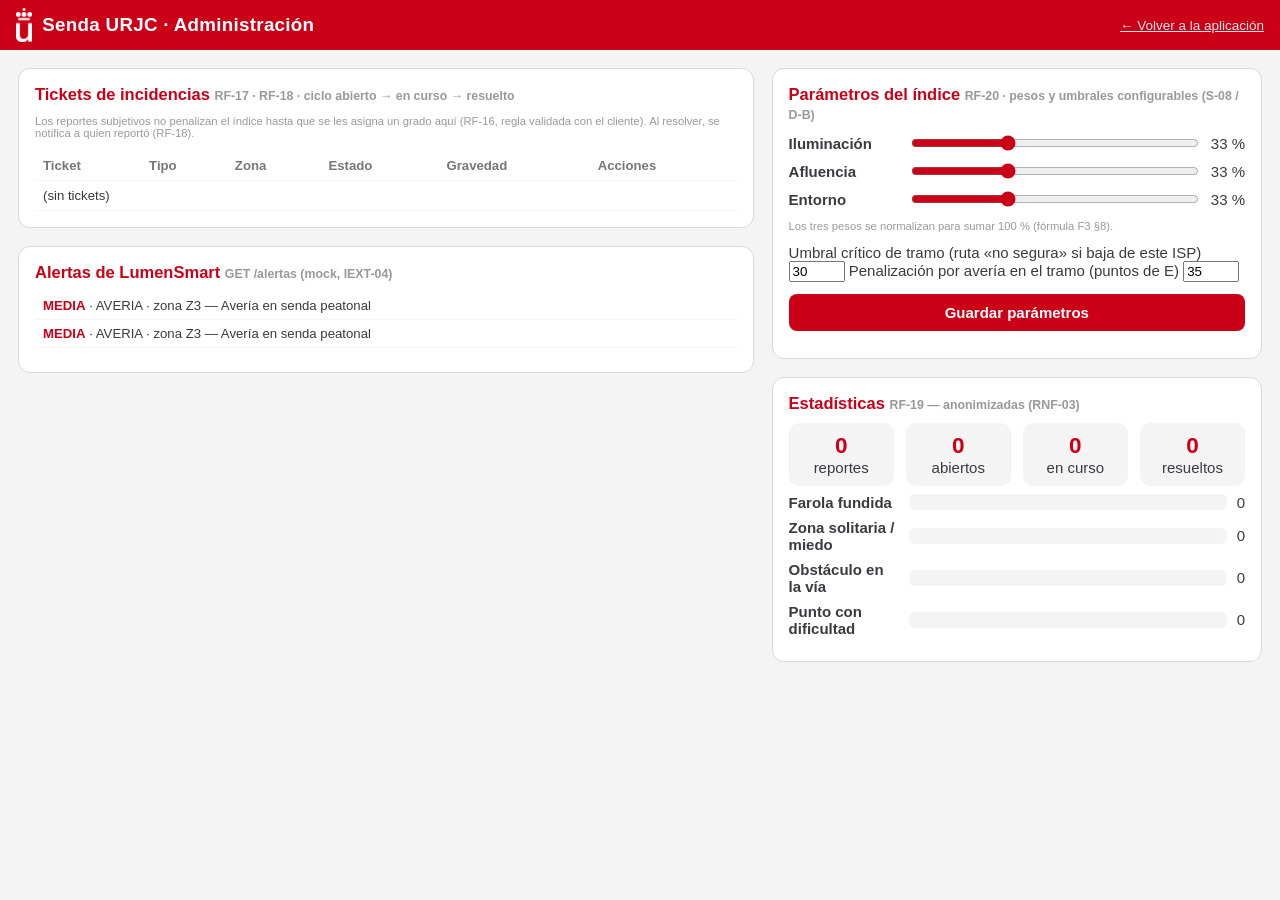
<file: v1-funcional/admin.html>
<!DOCTYPE html>
<html lang="es">
<head>
<meta charset="UTF-8">
<meta name="viewport" content="width=device-width, initial-scale=1.0">
<title>Senda URJC — Panel de administración</title>
<link rel="icon" href="assets/urjc-simbolo.png">
<link rel="stylesheet" href="css/senda.css">
</head>
<body>

<header class="cabecera">
  <div class="cabecera-marca">
    <img src="assets/urjc-simbolo-neg.png" alt="URJC" class="cabecera-logo">
    <span class="cabecera-titulo">Senda URJC · Administración</span>
  </div>
  <nav class="cabecera-nav" aria-label="Secciones"></nav>
  <div class="cabecera-acciones">
    <a class="enlace-admin" href="index.html">← Volver a la aplicación</a>
  </div>
</header>

<div class="admin-grid">
  <div>
    <div class="caja">
      <h2>Tickets de incidencias <span class="nota-req">RF-17 · RF-18 · ciclo abierto → en curso → resuelto</span></h2>
      <p class="nota-req">Los reportes subjetivos no penalizan el índice hasta que se les asigna un
      grado aquí (RF-16, regla validada con el cliente). Al resolver, se notifica a quien reportó (RF-18).</p>
      <table class="tabla" id="tabla-tickets">
        <thead>
          <tr><th>Ticket</th><th>Tipo</th><th>Zona</th><th>Estado</th><th>Gravedad</th><th>Acciones</th></tr>
        </thead>
        <tbody></tbody>
      </table>
    </div>
    <div class="caja" style="margin-top:18px">
      <h2>Alertas de LumenSmart <span class="nota-req">GET /alertas (mock, IEXT-04)</span></h2>
      <ul class="feed" id="lista-alertas"></ul>
    </div>
  </div>

  <div>
    <div class="caja">
      <h2>Parámetros del índice <span class="nota-req">RF-20 · pesos y umbrales configurables (S-08 / D-B)</span></h2>
      <div class="pesos-fila"><label for="peso-i">Iluminación</label>
        <input type="range" id="peso-i" min="0" max="100" value="33"><output id="out-i">33 %</output></div>
      <div class="pesos-fila"><label for="peso-a">Afluencia</label>
        <input type="range" id="peso-a" min="0" max="100" value="33"><output id="out-a">33 %</output></div>
      <div class="pesos-fila"><label for="peso-e">Entorno</label>
        <input type="range" id="peso-e" min="0" max="100" value="33"><output id="out-e">33 %</output></div>
      <p class="nota-req">Los tres pesos se normalizan para sumar 100 % (fórmula F3 §8).</p>
      <label for="umbral">Umbral crítico de tramo (ruta «no segura» si baja de este ISP)</label>
      <input type="number" id="umbral" min="0" max="100">
      <label for="pen-averia">Penalización por avería en el tramo (puntos de E)</label>
      <input type="number" id="pen-averia" min="0" max="100">
      <button id="guardar-params" class="btn btn-primario" style="margin-top:12px">Guardar parámetros</button>
      <p id="params-aviso" class="nota-req"></p>
    </div>
    <div class="caja" style="margin-top:18px">
      <h2>Estadísticas <span class="nota-req">RF-19 — anonimizadas (RNF-03)</span></h2>
      <div class="kpis" id="kpis"></div>
      <div id="stats-categorias"></div>
    </div>
  </div>
</div>

<script src="js/campus-data.js"></script>
<script src="js/efemerides.js"></script>
<script src="js/lumen-mock.js"></script>
<script src="js/incidencias.js"></script>
<script src="js/isp.js"></script>
<script src="js/admin.js"></script>
</body>
</html>
</file>
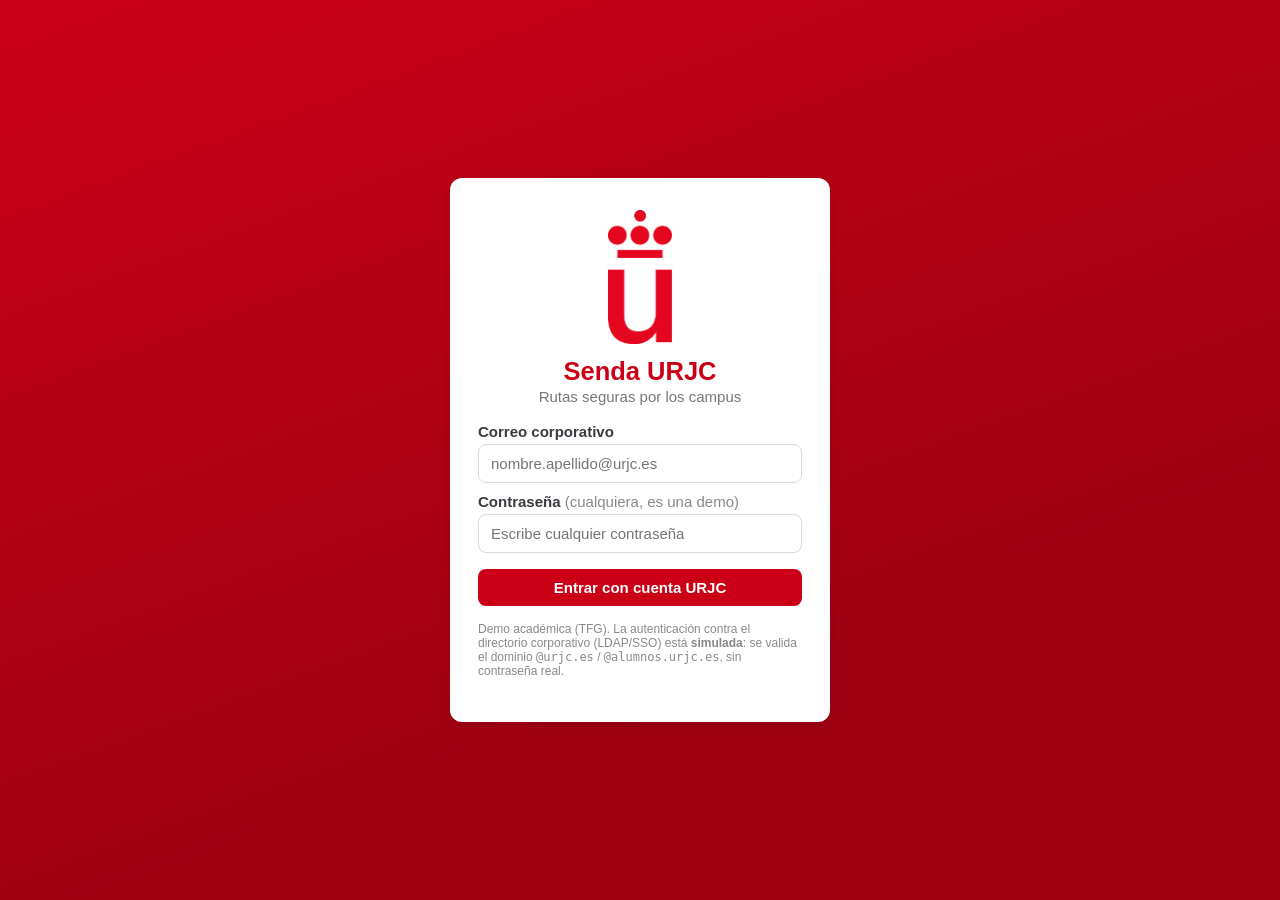
<file: v1-funcional/app.html>
<!DOCTYPE html>
<html lang="es">
<head>
<meta charset="UTF-8">
<meta name="viewport" content="width=device-width, initial-scale=1.0">
<title>Senda URJC — v1 funcional</title>
<link rel="icon" href="assets/urjc-simbolo.png">
<link rel="stylesheet" href="vendor/leaflet/leaflet.css">
<link rel="stylesheet" href="css/senda.css?v=7">
</head>
<body>

<!-- Pantalla de acceso (RF-01: autenticación corporativa; LDAP/SSO simulado y declarado) -->
<div id="pantalla-login" class="pantalla-login">
  <div class="login-caja">
    <img src="assets/urjc-simbolo.png" alt="Universidad Rey Juan Carlos" class="login-logo">
    <h1>Senda URJC</h1>
    <p class="login-sub">Rutas seguras por los campus</p>
    <form id="form-login" autocomplete="off">
      <label for="login-email">Correo corporativo</label>
      <input type="email" id="login-email" placeholder="nombre.apellido@urjc.es" required>
      <label for="login-pass">Contraseña <span style="font-weight:normal;color:#888">(cualquiera, es una demo)</span></label>
      <input type="password" id="login-pass" placeholder="Escribe cualquier contraseña">
      <button type="submit" class="btn btn-primario">Entrar con cuenta URJC</button>
      <p id="login-error" class="login-error" role="alert" hidden></p>
    </form>
    <p class="login-nota">Demo académica (TFG). La autenticación contra el directorio corporativo
    (LDAP/SSO) está <strong>simulada</strong>: se valida el dominio <code>@urjc.es</code> /
    <code>@alumnos.urjc.es</code>, sin contraseña real.</p>
  </div>
</div>

<!-- Aplicación -->
<div id="app" hidden>
  <header class="cabecera">
    <div class="cabecera-marca">
      <img src="assets/urjc-simbolo-neg.png" alt="URJC" class="cabecera-logo">
      <span class="cabecera-titulo">Senda URJC</span>
    </div>
    <nav class="cabecera-nav" aria-label="Secciones">
      <button class="nav-btn activo" data-vista="rutas">Rutas</button>
      <button class="nav-btn" data-vista="voycontigo">Voy contigo</button>
      <button class="nav-btn" data-vista="incidencias">Incidencias</button>
      <button class="nav-btn" data-vista="perfil">Perfil</button>
    </nav>
    <div class="cabecera-acciones">
      <a class="enlace-admin" href="admin.html" target="_blank" title="Panel de administración (PDI/PTGAS)">Administración</a>
      <button id="btn-sos" class="btn-sos" title="Botón de emergencia (RF-14)">SOS</button>
    </div>
  </header>

  <div class="cuerpo">
    <aside class="panel-lateral" id="panel-lateral">
      <!-- Las vistas se montan desde app.js -->
      <section id="vista-rutas" class="vista activo"></section>
      <section id="vista-voycontigo" class="vista"></section>
      <section id="vista-incidencias" class="vista"></section>
      <section id="vista-perfil" class="vista"></section>
    </aside>
    <main class="zona-mapa">
      <div id="mapa" role="application" aria-label="Mapa del campus"></div>
      <div class="barra-estado" id="barra-estado">
        <span id="estado-hora"></span>
        <span id="estado-luz"></span>
        <span id="estado-lumen"></span>
      </div>
      <div class="control-hora" title="Hora simulada del día (para la demo)">
        <label for="hora-sim">Hora simulada</label>
        <input type="range" id="hora-sim" min="0" max="23.75" step="0.25" value="21">
        <output id="hora-sim-out">21:00</output>
      </div>
    </main>
  </div>

  <div id="capa-modales"></div>
</div>

<script src="vendor/leaflet/leaflet.js?v=7"></script>
<script src="js/campus-data.js?v=7"></script>
<script src="js/efemerides.js?v=7"></script>
<script src="js/lumen-mock.js?v=7"></script>
<script src="js/isp.js?v=7"></script>
<script src="js/router.js?v=7"></script>
<script src="js/incidencias.js?v=7"></script>
<script src="js/voycontigo.js?v=7"></script>
<script src="js/app.js?v=7"></script>
</body>
</html>
</file>
<file: v1-funcional/css/senda.css>
/* Senda URJC v1 — estilos con la identidad visual corporativa (RNF-06).
   Rojo oficial URJC: #CB0017 (manual de identidad visual). Contraste AA (RNF-04). */

:root {
  --urjc-rojo: #CB0017;
  --urjc-rojo-oscuro: #9E0012;
  --gris-fondo: #F4F4F5;
  --gris-borde: #D9D9DE;
  --gris-texto: #3A3A40;
  --verde-ok: #1E7A2E;
  --ambar: #B26B00;
  --sombra: 0 2px 10px rgba(0,0,0,.12);
}

* { box-sizing: border-box; }
html, body { margin: 0; padding: 0; height: 100%; }
body {
  font-family: "Segoe UI", Roboto, Helvetica, Arial, sans-serif;
  color: var(--gris-texto);
  background: var(--gris-fondo);
  font-size: 15px;
}

/* ---------- Login ---------- */
.pantalla-login[hidden] { display: none; }
.pantalla-login {
  min-height: 100vh; display: flex; align-items: center; justify-content: center;
  background: linear-gradient(160deg, var(--urjc-rojo) 0%, var(--urjc-rojo-oscuro) 70%);
  padding: 16px;
}
.login-caja {
  background: #fff; border-radius: 12px; box-shadow: var(--sombra);
  padding: 32px 28px; width: 100%; max-width: 380px; text-align: center;
}
.login-logo { width: 64px; height: auto; }
.login-caja h1 { margin: 10px 0 2px; color: var(--urjc-rojo); font-size: 1.7em; }
.login-sub { margin: 0 0 18px; color: #777; }
.login-caja label { display: block; text-align: left; font-weight: 600; margin: 10px 0 4px; }
.login-caja input {
  width: 100%; padding: 10px 12px; border: 1px solid var(--gris-borde);
  border-radius: 8px; font-size: 1em;
}
.login-caja input:focus { outline: 3px solid rgba(203,0,23,.25); border-color: var(--urjc-rojo); }
.login-error { color: var(--urjc-rojo); font-weight: 600; }
.login-nota { font-size: .8em; color: #888; margin-top: 16px; text-align: left; }

/* ---------- Botones ---------- */
.btn {
  display: inline-block; border: 0; border-radius: 8px; padding: 10px 16px;
  font-size: 1em; cursor: pointer; font-weight: 600;
}
.btn-primario { background: var(--urjc-rojo); color: #fff; width: 100%; margin-top: 16px; }
.btn-primario:hover { background: var(--urjc-rojo-oscuro); }
.btn-secundario { background: #fff; color: var(--urjc-rojo); border: 2px solid var(--urjc-rojo); }
.btn-suave { background: var(--gris-fondo); color: var(--gris-texto); border: 1px solid var(--gris-borde); }
.btn:focus-visible { outline: 3px solid rgba(203,0,23,.4); outline-offset: 2px; }
.btn[disabled] { opacity: .45; cursor: not-allowed; }

/* ---------- Cabecera ---------- */
.cabecera {
  display: flex; align-items: center; gap: 18px;
  background: var(--urjc-rojo); color: #fff; padding: 8px 16px;
  position: sticky; top: 0; z-index: 1200;
}
.cabecera-marca { display: flex; align-items: center; gap: 10px; }
.cabecera-logo { height: 34px; width: auto; }
.cabecera-titulo { font-size: 1.25em; font-weight: 700; letter-spacing: .3px; }
.cabecera-nav { display: flex; gap: 4px; flex: 1; }
.nav-btn {
  background: transparent; border: 0; color: #fff; padding: 9px 14px;
  border-radius: 8px; font-size: 1em; cursor: pointer;
}
.nav-btn:hover { background: rgba(255,255,255,.15); }
.nav-btn.activo { background: #fff; color: var(--urjc-rojo); font-weight: 700; }
.cabecera-acciones { display: flex; align-items: center; gap: 12px; }
.enlace-admin { color: #fff; font-size: .9em; opacity: .9; }
.btn-sos {
  background: #fff; color: var(--urjc-rojo); font-weight: 800; border: 3px solid #fff;
  border-radius: 50%; width: 52px; height: 52px; font-size: .95em; cursor: pointer;
  box-shadow: 0 0 0 4px rgba(255,255,255,.25);
}
.btn-sos:hover { transform: scale(1.06); }

/* ---------- Cuerpo ---------- */
.cuerpo { display: flex; height: calc(100vh - 60px); }
.panel-lateral {
  width: 390px; min-width: 320px; background: #fff; border-right: 1px solid var(--gris-borde);
  overflow-y: auto; padding: 16px;
}
.zona-mapa { flex: 1; position: relative; }
#mapa { width: 100%; height: 100%; }

.vista { display: none; }
.vista.activo { display: block; }
.vista h2 { margin: 4px 0 12px; font-size: 1.2em; color: var(--urjc-rojo); }
.vista h3 { margin: 16px 0 6px; font-size: 1em; }
.vista label { display: block; font-weight: 600; margin: 10px 0 4px; }
.vista select, .vista input[type=text], .vista input[type=email], .vista input[type=number] {
  width: 100%; padding: 9px 10px; border: 1px solid var(--gris-borde); border-radius: 8px; font-size: 1em;
}
.nota-req { font-size: .75em; color: #999; } /* etiquetas de trazabilidad RF-XX en la UI */

/* ---------- Tarjetas de ruta ---------- */
.tarjeta-ruta {
  border: 2px solid var(--gris-borde); border-radius: 10px; padding: 10px 12px;
  margin: 10px 0; cursor: pointer;
}
.tarjeta-ruta:hover { border-color: var(--urjc-rojo); }
.tarjeta-ruta.elegida { border-color: var(--urjc-rojo); background: #FFF5F6; }
.nota-elegir { font-size: .82em; color: #777; margin: 6px 0 2px; }
.marca-ruta { margin-top: 8px; font-size: .8em; font-weight: 600; }
.marca-elegir { color: var(--urjc-rojo); }
.marca-elegida { color: var(--verde-ok); display: none; }
.tarjeta-ruta.elegida .marca-elegir { display: none; }
.tarjeta-ruta.elegida .marca-elegida { display: inline; }
.tarjeta-ruta .fila { display: flex; justify-content: space-between; align-items: center; }
.isp-pastilla {
  display: inline-block; min-width: 52px; text-align: center; border-radius: 999px;
  color: #fff; font-weight: 700; padding: 3px 10px;
}
.isp-alta { background: var(--verde-ok); }
.isp-media { background: var(--ambar); }
.isp-baja { background: var(--urjc-rojo); }
.ruta-aviso { color: var(--urjc-rojo); font-weight: 600; font-size: .85em; }

/* ---------- Barra de estado y hora simulada ---------- */
.barra-estado {
  position: absolute; top: 10px; right: 10px; z-index: 1000;
  background: rgba(255,255,255,.95); border: 1px solid var(--gris-borde);
  border-radius: 8px; padding: 6px 12px; font-size: .85em; box-shadow: var(--sombra);
  display: flex; gap: 14px;
}
.control-hora {
  position: absolute; bottom: 18px; left: 50%; transform: translateX(-50%); z-index: 1000;
  background: rgba(255,255,255,.95); border: 1px solid var(--gris-borde);
  border-radius: 10px; padding: 8px 14px; box-shadow: var(--sombra);
  display: flex; align-items: center; gap: 10px; font-size: .9em;
}
.control-hora input[type=range] { width: 220px; accent-color: var(--urjc-rojo); }

/* ---------- Modales (prealerta, alerta, avisos) ---------- */
.modal-fondo {
  position: fixed; inset: 0; background: rgba(0,0,0,.55); z-index: 2000;
  display: flex; align-items: center; justify-content: center; padding: 16px;
}
.modal {
  background: #fff; border-radius: 14px; box-shadow: var(--sombra);
  max-width: 430px; width: 100%; padding: 24px; text-align: center;
}
.modal h2 { color: var(--urjc-rojo); margin: 0 0 8px; }
.modal-prealerta { border-top: 8px solid var(--ambar); }
.modal-alerta { border-top: 8px solid var(--urjc-rojo); }
.cuenta-atras { font-size: 3em; font-weight: 800; color: var(--ambar); margin: 8px 0; }
.modal .acciones { display: flex; gap: 10px; justify-content: center; margin-top: 14px; flex-wrap: wrap; }

/* ---------- Listas de estado (voy contigo / feed contacto) ---------- */
.feed { list-style: none; margin: 8px 0; padding: 0; max-height: 220px; overflow-y: auto; }
.feed li { padding: 6px 8px; border-bottom: 1px solid var(--gris-fondo); font-size: .88em; }
.feed li strong { color: var(--urjc-rojo); }
.chip { display: inline-block; background: var(--gris-fondo); border-radius: 999px; padding: 2px 10px; font-size: .82em; margin: 2px; }
.chip-ok { background: #E4F3E6; color: var(--verde-ok); }
.chip-alerta { background: #FDE8EA; color: var(--urjc-rojo); }

/* ---------- Panel admin ---------- */
.admin-grid { display: grid; grid-template-columns: 1.2fr .8fr; gap: 18px; padding: 18px; }
.caja { background: #fff; border: 1px solid var(--gris-borde); border-radius: 12px; padding: 16px; }
.caja h2 { margin: 0 0 10px; color: var(--urjc-rojo); font-size: 1.1em; }
table.tabla { width: 100%; border-collapse: collapse; font-size: .88em; }
.tabla th, .tabla td { text-align: left; padding: 7px 8px; border-bottom: 1px solid var(--gris-fondo); vertical-align: top; }
.tabla th { color: #777; font-weight: 600; }
.estado-abierto { color: var(--urjc-rojo); font-weight: 700; }
.estado-encurso { color: var(--ambar); font-weight: 700; }
.estado-resuelto { color: var(--verde-ok); font-weight: 700; }
.kpis { display: flex; gap: 12px; flex-wrap: wrap; margin-bottom: 8px; }
.kpi { background: var(--gris-fondo); border-radius: 10px; padding: 10px 16px; text-align: center; flex: 1; }
.kpi b { display: block; font-size: 1.5em; color: var(--urjc-rojo); }
.pesos-fila { display: flex; align-items: center; gap: 10px; margin: 8px 0; }
.pesos-fila label { flex: 0 0 110px; font-weight: 600; }
.pesos-fila input[type=range] { flex: 1; accent-color: var(--urjc-rojo); }

/* ---------- Responsive ---------- */
@media (max-width: 820px) {
  /* Una sola página que se desplaza; solo la cabecera roja queda fija arriba.
     Se elimina el scroll interno del panel (sub-scroll). */
  .cuerpo { flex-direction: column; height: auto; }
  .panel-lateral { width: 100%; min-width: 0; overflow: visible; order: 2; }
  .zona-mapa { height: 55vh; min-height: 280px; flex: none; order: 1; }
  .cabecera { flex-wrap: wrap; gap: 8px; }
  .admin-grid { grid-template-columns: 1fr; }
}

/* Ancho de móvil: cabecera en dos filas (marca + SOS arriba, pestañas debajo) */
@media (max-width: 520px) {
  .cabecera { gap: 6px; padding: 6px 10px; flex-wrap: wrap; align-items: center; }
  .cabecera-marca { gap: 6px; order: 1; }
  .cabecera-logo { height: 26px; }
  .cabecera-titulo { font-size: 1.05em; }
  .cabecera-acciones { order: 2; margin-left: auto; gap: 10px; }
  .cabecera-nav {
    order: 3; flex-basis: 100%; width: 100%; gap: 3px;
    flex-wrap: nowrap; justify-content: stretch;
    overflow: hidden;
  }
  .nav-btn {
    flex: 1 1 0; min-width: 0; text-align: center;
    padding: 6px 4px; font-size: .8em; white-space: nowrap;
    overflow: hidden; text-overflow: ellipsis;
  }
  .enlace-admin { font-size: .82em; }
  .btn-sos { width: 40px; height: 40px; font-size: .78em; box-shadow: 0 0 0 3px rgba(255,255,255,.25); }
  .control-hora input[type=range] { width: 130px; }
  .control-hora { padding: 6px 10px; font-size: .82em; }
}
</file>
<file: v1-funcional/vendor/leaflet/leaflet.css>
/* required styles */

.leaflet-pane,
.leaflet-tile,
.leaflet-marker-icon,
.leaflet-marker-shadow,
.leaflet-tile-container,
.leaflet-pane > svg,
.leaflet-pane > canvas,
.leaflet-zoom-box,
.leaflet-image-layer,
.leaflet-layer {
	position: absolute;
	left: 0;
	top: 0;
	}
.leaflet-container {
	overflow: hidden;
	}
.leaflet-tile,
.leaflet-marker-icon,
.leaflet-marker-shadow {
	-webkit-user-select: none;
	   -moz-user-select: none;
	        user-select: none;
	  -webkit-user-drag: none;
	}
/* Prevents IE11 from highlighting tiles in blue */
.leaflet-tile::selection {
	background: transparent;
}
/* Safari renders non-retina tile on retina better with this, but Chrome is worse */
.leaflet-safari .leaflet-tile {
	image-rendering: -webkit-optimize-contrast;
	}
/* hack that prevents hw layers "stretching" when loading new tiles */
.leaflet-safari .leaflet-tile-container {
	width: 1600px;
	height: 1600px;
	-webkit-transform-origin: 0 0;
	}
.leaflet-marker-icon,
.leaflet-marker-shadow {
	display: block;
	}
/* .leaflet-container svg: reset svg max-width decleration shipped in Joomla! (joomla.org) 3.x */
/* .leaflet-container img: map is broken in FF if you have max-width: 100% on tiles */
.leaflet-container .leaflet-overlay-pane svg {
	max-width: none !important;
	max-height: none !important;
	}
.leaflet-container .leaflet-marker-pane img,
.leaflet-container .leaflet-shadow-pane img,
.leaflet-container .leaflet-tile-pane img,
.leaflet-container img.leaflet-image-layer,
.leaflet-container .leaflet-tile {
	max-width: none !important;
	max-height: none !important;
	width: auto;
	padding: 0;
	}

.leaflet-container img.leaflet-tile {
	/* See: https://bugs.chromium.org/p/chromium/issues/detail?id=600120 */
	mix-blend-mode: plus-lighter;
}

.leaflet-container.leaflet-touch-zoom {
	-ms-touch-action: pan-x pan-y;
	touch-action: pan-x pan-y;
	}
.leaflet-container.leaflet-touch-drag {
	-ms-touch-action: pinch-zoom;
	/* Fallback for FF which doesn't support pinch-zoom */
	touch-action: none;
	touch-action: pinch-zoom;
}
.leaflet-container.leaflet-touch-drag.leaflet-touch-zoom {
	-ms-touch-action: none;
	touch-action: none;
}
.leaflet-container {
	-webkit-tap-highlight-color: transparent;
}
.leaflet-container a {
	-webkit-tap-highlight-color: rgba(51, 181, 229, 0.4);
}
.leaflet-tile {
	filter: inherit;
	visibility: hidden;
	}
.leaflet-tile-loaded {
	visibility: inherit;
	}
.leaflet-zoom-box {
	width: 0;
	height: 0;
	-moz-box-sizing: border-box;
	     box-sizing: border-box;
	z-index: 800;
	}
/* workaround for https://bugzilla.mozilla.org/show_bug.cgi?id=888319 */
.leaflet-overlay-pane svg {
	-moz-user-select: none;
	}

.leaflet-pane         { z-index: 400; }

.leaflet-tile-pane    { z-index: 200; }
.leaflet-overlay-pane { z-index: 400; }
.leaflet-shadow-pane  { z-index: 500; }
.leaflet-marker-pane  { z-index: 600; }
.leaflet-tooltip-pane   { z-index: 650; }
.leaflet-popup-pane   { z-index: 700; }

.leaflet-map-pane canvas { z-index: 100; }
.leaflet-map-pane svg    { z-index: 200; }

.leaflet-vml-shape {
	width: 1px;
	height: 1px;
	}
.lvml {
	behavior: url(#default#VML);
	display: inline-block;
	position: absolute;
	}


/* control positioning */

.leaflet-control {
	position: relative;
	z-index: 800;
	pointer-events: visiblePainted; /* IE 9-10 doesn't have auto */
	pointer-events: auto;
	}
.leaflet-top,
.leaflet-bottom {
	position: absolute;
	z-index: 1000;
	pointer-events: none;
	}
.leaflet-top {
	top: 0;
	}
.leaflet-right {
	right: 0;
	}
.leaflet-bottom {
	bottom: 0;
	}
.leaflet-left {
	left: 0;
	}
.leaflet-control {
	float: left;
	clear: both;
	}
.leaflet-right .leaflet-control {
	float: right;
	}
.leaflet-top .leaflet-control {
	margin-top: 10px;
	}
.leaflet-bottom .leaflet-control {
	margin-bottom: 10px;
	}
.leaflet-left .leaflet-control {
	margin-left: 10px;
	}
.leaflet-right .leaflet-control {
	margin-right: 10px;
	}


/* zoom and fade animations */

.leaflet-fade-anim .leaflet-popup {
	opacity: 0;
	-webkit-transition: opacity 0.2s linear;
	   -moz-transition: opacity 0.2s linear;
	        transition: opacity 0.2s linear;
	}
.leaflet-fade-anim .leaflet-map-pane .leaflet-popup {
	opacity: 1;
	}
.leaflet-zoom-animated {
	-webkit-transform-origin: 0 0;
	    -ms-transform-origin: 0 0;
	        transform-origin: 0 0;
	}
svg.leaflet-zoom-animated {
	will-change: transform;
}

.leaflet-zoom-anim .leaflet-zoom-animated {
	-webkit-transition: -webkit-transform 0.25s cubic-bezier(0,0,0.25,1);
	   -moz-transition:    -moz-transform 0.25s cubic-bezier(0,0,0.25,1);
	        transition:         transform 0.25s cubic-bezier(0,0,0.25,1);
	}
.leaflet-zoom-anim .leaflet-tile,
.leaflet-pan-anim .leaflet-tile {
	-webkit-transition: none;
	   -moz-transition: none;
	        transition: none;
	}

.leaflet-zoom-anim .leaflet-zoom-hide {
	visibility: hidden;
	}


/* cursors */

.leaflet-interactive {
	cursor: pointer;
	}
.leaflet-grab {
	cursor: -webkit-grab;
	cursor:    -moz-grab;
	cursor:         grab;
	}
.leaflet-crosshair,
.leaflet-crosshair .leaflet-interactive {
	cursor: crosshair;
	}
.leaflet-popup-pane,
.leaflet-control {
	cursor: auto;
	}
.leaflet-dragging .leaflet-grab,
.leaflet-dragging .leaflet-grab .leaflet-interactive,
.leaflet-dragging .leaflet-marker-draggable {
	cursor: move;
	cursor: -webkit-grabbing;
	cursor:    -moz-grabbing;
	cursor:         grabbing;
	}

/* marker & overlays interactivity */
.leaflet-marker-icon,
.leaflet-marker-shadow,
.leaflet-image-layer,
.leaflet-pane > svg path,
.leaflet-tile-container {
	pointer-events: none;
	}

.leaflet-marker-icon.leaflet-interactive,
.leaflet-image-layer.leaflet-interactive,
.leaflet-pane > svg path.leaflet-interactive,
svg.leaflet-image-layer.leaflet-interactive path {
	pointer-events: visiblePainted; /* IE 9-10 doesn't have auto */
	pointer-events: auto;
	}

/* visual tweaks */

.leaflet-container {
	background: #ddd;
	outline-offset: 1px;
	}
.leaflet-container a {
	color: #0078A8;
	}
.leaflet-zoom-box {
	border: 2px dotted #38f;
	background: rgba(255,255,255,0.5);
	}


/* general typography */
.leaflet-container {
	font-family: "Helvetica Neue", Arial, Helvetica, sans-serif;
	font-size: 12px;
	font-size: 0.75rem;
	line-height: 1.5;
	}


/* general toolbar styles */

.leaflet-bar {
	box-shadow: 0 1px 5px rgba(0,0,0,0.65);
	border-radius: 4px;
	}
.leaflet-bar a {
	background-color: #fff;
	border-bottom: 1px solid #ccc;
	width: 26px;
	height: 26px;
	line-height: 26px;
	display: block;
	text-align: center;
	text-decoration: none;
	color: black;
	}
.leaflet-bar a,
.leaflet-control-layers-toggle {
	background-position: 50% 50%;
	background-repeat: no-repeat;
	display: block;
	}
.leaflet-bar a:hover,
.leaflet-bar a:focus {
	background-color: #f4f4f4;
	}
.leaflet-bar a:first-child {
	border-top-left-radius: 4px;
	border-top-right-radius: 4px;
	}
.leaflet-bar a:last-child {
	border-bottom-left-radius: 4px;
	border-bottom-right-radius: 4px;
	border-bottom: none;
	}
.leaflet-bar a.leaflet-disabled {
	cursor: default;
	background-color: #f4f4f4;
	color: #bbb;
	}

.leaflet-touch .leaflet-bar a {
	width: 30px;
	height: 30px;
	line-height: 30px;
	}
.leaflet-touch .leaflet-bar a:first-child {
	border-top-left-radius: 2px;
	border-top-right-radius: 2px;
	}
.leaflet-touch .leaflet-bar a:last-child {
	border-bottom-left-radius: 2px;
	border-bottom-right-radius: 2px;
	}

/* zoom control */

.leaflet-control-zoom-in,
.leaflet-control-zoom-out {
	font: bold 18px 'Lucida Console', Monaco, monospace;
	text-indent: 1px;
	}

.leaflet-touch .leaflet-control-zoom-in, .leaflet-touch .leaflet-control-zoom-out  {
	font-size: 22px;
	}


/* layers control */

.leaflet-control-layers {
	box-shadow: 0 1px 5px rgba(0,0,0,0.4);
	background: #fff;
	border-radius: 5px;
	}
.leaflet-control-layers-toggle {
	background-image: url(images/layers.png);
	width: 36px;
	height: 36px;
	}
.leaflet-retina .leaflet-control-layers-toggle {
	background-image: url(images/layers-2x.png);
	background-size: 26px 26px;
	}
.leaflet-touch .leaflet-control-layers-toggle {
	width: 44px;
	height: 44px;
	}
.leaflet-control-layers .leaflet-control-layers-list,
.leaflet-control-layers-expanded .leaflet-control-layers-toggle {
	display: none;
	}
.leaflet-control-layers-expanded .leaflet-control-layers-list {
	display: block;
	position: relative;
	}
.leaflet-control-layers-expanded {
	padding: 6px 10px 6px 6px;
	color: #333;
	background: #fff;
	}
.leaflet-control-layers-scrollbar {
	overflow-y: scroll;
	overflow-x: hidden;
	padding-right: 5px;
	}
.leaflet-control-layers-selector {
	margin-top: 2px;
	position: relative;
	top: 1px;
	}
.leaflet-control-layers label {
	display: block;
	font-size: 13px;
	font-size: 1.08333em;
	}
.leaflet-control-layers-separator {
	height: 0;
	border-top: 1px solid #ddd;
	margin: 5px -10px 5px -6px;
	}

/* Default icon URLs */
.leaflet-default-icon-path { /* used only in path-guessing heuristic, see L.Icon.Default */
	background-image: url(images/marker-icon.png);
	}


/* attribution and scale controls */

.leaflet-container .leaflet-control-attribution {
	background: #fff;
	background: rgba(255, 255, 255, 0.8);
	margin: 0;
	}
.leaflet-control-attribution,
.leaflet-control-scale-line {
	padding: 0 5px;
	color: #333;
	line-height: 1.4;
	}
.leaflet-control-attribution a {
	text-decoration: none;
	}
.leaflet-control-attribution a:hover,
.leaflet-control-attribution a:focus {
	text-decoration: underline;
	}
.leaflet-attribution-flag {
	display: inline !important;
	vertical-align: baseline !important;
	width: 1em;
	height: 0.6669em;
	}
.leaflet-left .leaflet-control-scale {
	margin-left: 5px;
	}
.leaflet-bottom .leaflet-control-scale {
	margin-bottom: 5px;
	}
.leaflet-control-scale-line {
	border: 2px solid #777;
	border-top: none;
	line-height: 1.1;
	padding: 2px 5px 1px;
	white-space: nowrap;
	-moz-box-sizing: border-box;
	     box-sizing: border-box;
	background: rgba(255, 255, 255, 0.8);
	text-shadow: 1px 1px #fff;
	}
.leaflet-control-scale-line:not(:first-child) {
	border-top: 2px solid #777;
	border-bottom: none;
	margin-top: -2px;
	}
.leaflet-control-scale-line:not(:first-child):not(:last-child) {
	border-bottom: 2px solid #777;
	}

.leaflet-touch .leaflet-control-attribution,
.leaflet-touch .leaflet-control-layers,
.leaflet-touch .leaflet-bar {
	box-shadow: none;
	}
.leaflet-touch .leaflet-control-layers,
.leaflet-touch .leaflet-bar {
	border: 2px solid rgba(0,0,0,0.2);
	background-clip: padding-box;
	}


/* popup */

.leaflet-popup {
	position: absolute;
	text-align: center;
	margin-bottom: 20px;
	}
.leaflet-popup-content-wrapper {
	padding: 1px;
	text-align: left;
	border-radius: 12px;
	}
.leaflet-popup-content {
	margin: 13px 24px 13px 20px;
	line-height: 1.3;
	font-size: 13px;
	font-size: 1.08333em;
	min-height: 1px;
	}
.leaflet-popup-content p {
	margin: 17px 0;
	margin: 1.3em 0;
	}
.leaflet-popup-tip-container {
	width: 40px;
	height: 20px;
	position: absolute;
	left: 50%;
	margin-top: -1px;
	margin-left: -20px;
	overflow: hidden;
	pointer-events: none;
	}
.leaflet-popup-tip {
	width: 17px;
	height: 17px;
	padding: 1px;

	margin: -10px auto 0;
	pointer-events: auto;

	-webkit-transform: rotate(45deg);
	   -moz-transform: rotate(45deg);
	    -ms-transform: rotate(45deg);
	        transform: rotate(45deg);
	}
.leaflet-popup-content-wrapper,
.leaflet-popup-tip {
	background: white;
	color: #333;
	box-shadow: 0 3px 14px rgba(0,0,0,0.4);
	}
.leaflet-container a.leaflet-popup-close-button {
	position: absolute;
	top: 0;
	right: 0;
	border: none;
	text-align: center;
	width: 24px;
	height: 24px;
	font: 16px/24px Tahoma, Verdana, sans-serif;
	color: #757575;
	text-decoration: none;
	background: transparent;
	}
.leaflet-container a.leaflet-popup-close-button:hover,
.leaflet-container a.leaflet-popup-close-button:focus {
	color: #585858;
	}
.leaflet-popup-scrolled {
	overflow: auto;
	}

.leaflet-oldie .leaflet-popup-content-wrapper {
	-ms-zoom: 1;
	}
.leaflet-oldie .leaflet-popup-tip {
	width: 24px;
	margin: 0 auto;

	-ms-filter: "progid:DXImageTransform.Microsoft.Matrix(M11=0.70710678, M12=0.70710678, M21=-0.70710678, M22=0.70710678)";
	filter: progid:DXImageTransform.Microsoft.Matrix(M11=0.70710678, M12=0.70710678, M21=-0.70710678, M22=0.70710678);
	}

.leaflet-oldie .leaflet-control-zoom,
.leaflet-oldie .leaflet-control-layers,
.leaflet-oldie .leaflet-popup-content-wrapper,
.leaflet-oldie .leaflet-popup-tip {
	border: 1px solid #999;
	}


/* div icon */

.leaflet-div-icon {
	background: #fff;
	border: 1px solid #666;
	}


/* Tooltip */
/* Base styles for the element that has a tooltip */
.leaflet-tooltip {
	position: absolute;
	padding: 6px;
	background-color: #fff;
	border: 1px solid #fff;
	border-radius: 3px;
	color: #222;
	white-space: nowrap;
	-webkit-user-select: none;
	-moz-user-select: none;
	-ms-user-select: none;
	user-select: none;
	pointer-events: none;
	box-shadow: 0 1px 3px rgba(0,0,0,0.4);
	}
.leaflet-tooltip.leaflet-interactive {
	cursor: pointer;
	pointer-events: auto;
	}
.leaflet-tooltip-top:before,
.leaflet-tooltip-bottom:before,
.leaflet-tooltip-left:before,
.leaflet-tooltip-right:before {
	position: absolute;
	pointer-events: none;
	border: 6px solid transparent;
	background: transparent;
	content: "";
	}

/* Directions */

.leaflet-tooltip-bottom {
	margin-top: 6px;
}
.leaflet-tooltip-top {
	margin-top: -6px;
}
.leaflet-tooltip-bottom:before,
.leaflet-tooltip-top:before {
	left: 50%;
	margin-left: -6px;
	}
.leaflet-tooltip-top:before {
	bottom: 0;
	margin-bottom: -12px;
	border-top-color: #fff;
	}
.leaflet-tooltip-bottom:before {
	top: 0;
	margin-top: -12px;
	margin-left: -6px;
	border-bottom-color: #fff;
	}
.leaflet-tooltip-left {
	margin-left: -6px;
}
.leaflet-tooltip-right {
	margin-left: 6px;
}
.leaflet-tooltip-left:before,
.leaflet-tooltip-right:before {
	top: 50%;
	margin-top: -6px;
	}
.leaflet-tooltip-left:before {
	right: 0;
	margin-right: -12px;
	border-left-color: #fff;
	}
.leaflet-tooltip-right:before {
	left: 0;
	margin-left: -12px;
	border-right-color: #fff;
	}

/* Printing */

@media print {
	/* Prevent printers from removing background-images of controls. */
	.leaflet-control {
		-webkit-print-color-adjust: exact;
		print-color-adjust: exact;
		}
	}
</file>
